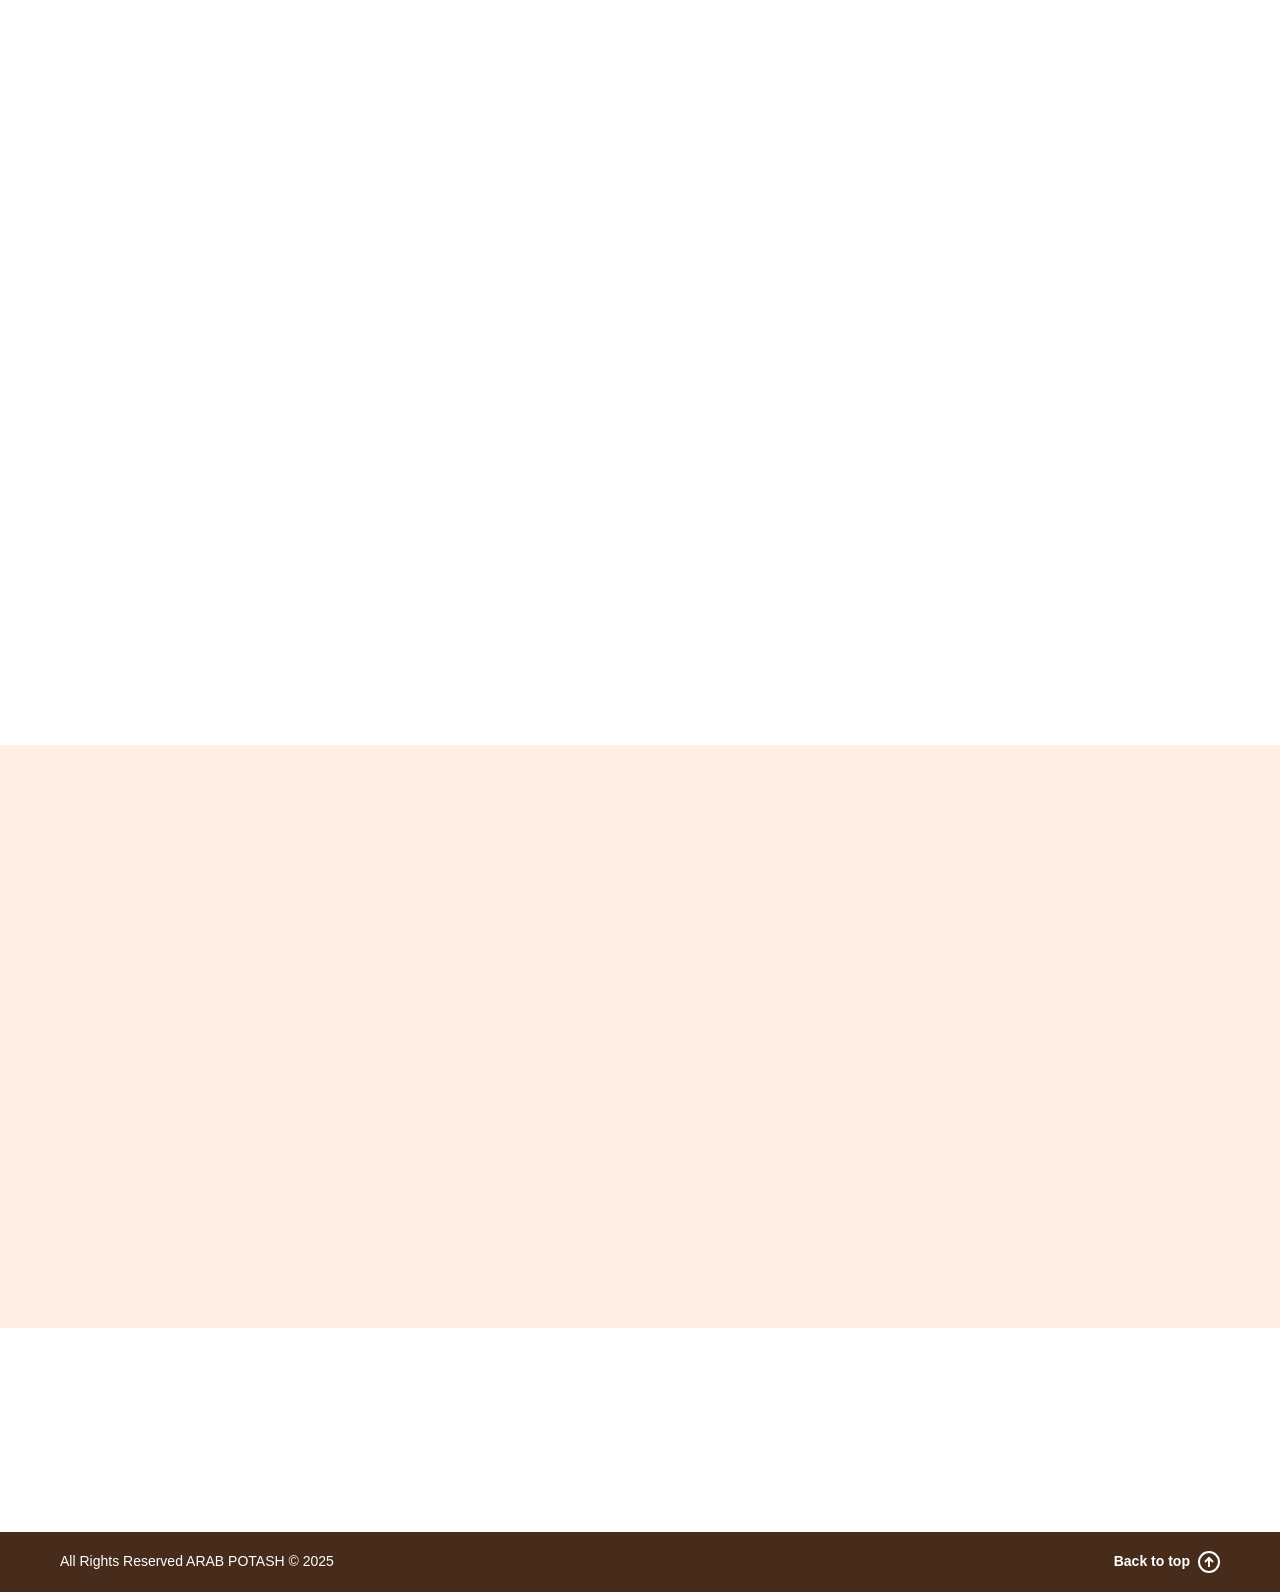
<file: index.html>
<!DOCTYPE html>
<html lang="en">
<head>
  <meta charset="UTF-8">
  <meta name="viewport" content="width=device-width, initial-scale=1.0">
  <title>APC</title>
  <!-- bootstrap css -->
  <link rel="stylesheet" href="./css/bootstrap5.css">
  <!-- Add AOS CSS -->
  <link rel="stylesheet" href="./css/aos.css" >
   <!-- calendar css -->
   <link rel="stylesheet" href="./css/calendar.css">
   <!-- gallery css -->
   <link rel="stylesheet" href="./css/gallery.css">
  <!-- home css -->
  <link rel="stylesheet" href="./css/home.css">
  
</head>
<body>
  <!-- navbar -->
  <header class="pt-md-3 pb-md-2" data-aos="fade-down" data-aos-duration="1000" data-aos-easing="ease-out-cubic">
    <nav class="d-flex flex-row flex-md-column justify-content-md-start justify-content-between container-fluid align-items-md-start align-items-center">
      <div class="d-md-flex d-none justify-content-between align-items-center  w-100">
        <div class="d-flex user-info align-items-center">
          <img src="./images/user.png" alt="user" class="user-image">
          <span>Welcome, Adam!</span>
        </div>
        <div class="d-flex gap-1 align-items-center weather-info">
          <div class="city-selector">
            <select class="city-dropdown">
              <option value="212692">Amman</option>
              <option value="221790">Zarqa</option>
              <option value="221898">Irbid</option>
              <option value="224033">Aqaba</option>
              <option value="224758">Madaba</option>
              <option value="222878">Jerash</option>
              <option value="222903">Karak</option>
              <option value="222209">Ajloun</option>
              <option value="222695">Ma'an</option>
              <option value="222163">Salt</option>
              <option value="222544">Tafilah</option>
              <option value="222855">Mafraq</option>
            </select>
            
          </div>
          <img src="./images/icons/cloudy.svg" alt="cloudy" class="weather-icon">
          <span class="temperature">23º</span>
        </div>
      </div>
      <button class="mobile-menu-btn d-none">
        <span></span>
        <span></span>
        <span></span>
      </button>
      <div class="d-flex mt-md-20 justify-content-between align-items-center w-100">
        <div class="links">
          <div style="padding: 10px 25px; border-bottom: 1px solid #99999947;" class="d-flex flex-row d-md-none justify-content-between align-items-center w-100">
            <div class="d-flex user-info align-items-center">
              <img src="./images/user.png" alt="user" class="user-image">
              <span>Welcome, Adam!</span>
            </div>
            <div class="d-flex gap-1 align-items-center weather-info ">
              <div class="city-selector d-flex">
                <select class="city-dropdown">
                  <option value="212692">Amman</option>
                  <option value="221790">Zarqa</option>
                  <option value="221898">Irbid</option>
                  <option value="224033">Aqaba</option>
                  <option value="224758">Madaba</option>
                  <option value="222878">Jerash</option>
                  <option value="222903">Karak</option>
                  <option value="222209">Ajloun</option>
                  <option value="222695">Ma'an</option>
                  <option value="222163">Salt</option>
                  <option value="222544">Tafilah</option>
                  <option value="222855">Mafraq</option>
                </select>
                
              </div>
              <img src="./images/icons/cloudy.svg" alt="cloudy" class="weather-icon">
              <span class="temperature">23º</span>
            </div>
          </div>
          <a class="active" href="#">Home</a>
          <a href="#">Procedures</a>
          <a href="#">Departments</a>
          <a href="">Events</a>
          <a href="">Announcements</a>
          <a href="">Workflows</a>
          <a href="">Knowledge Center</a>
          <button  class="search d-none d-md-flex ">
            <svg xmlns="http://www.w3.org/2000/svg" width="10" height="10" viewBox="0 0 12 12">
              <path d="M691.043,382.408a4.193,4.193,0,1,1,.745-.7l3.188,3.179-.738.715Zm1.056-3.4a3.515,3.515,0,1,0-3.525,3.524A3.524,3.524,0,0,0,692.1,379.008Z" transform="translate(-683.693 -374.124)" fill="#fff"  stroke-width="1"/>
            </svg>
          </button>
          <div class="d-flex d-md-none mobile-search">
            <input type="text" name="" class="form-control rounded-0" id="">
          </div>
          
        </div>
        <a href="#" class="logo">
          <img class="img-fluid" src="./images/icons/logo.svg" alt="logo">
        </a>
      </div>
    </nav>
  </header>
  <!-- main -->
  <main>
   <!-- hero -->
   <section id="hero">
    <div class="container-fluid">
      <div class="row flex-column-reverse flex-md-row">
        <div class="col-12 col-md-5 row gy-3 gx-2 gx-lg-4 mt-0 hero-cards justify-content-between justify-content-md-start position-relative">
          <div class="layer d-md-none"></div>
          <div class="col-4 mt-0" data-aos="fade-up" data-aos-delay="100" data-aos-duration="800" data-aos-easing="ease-out-back">
            <div class="department-card">
              <img src="./images/icons/department-1.svg" alt="department-1">
              <span>Procurement</span>
            </div>
          </div>
          <div class="col-4 mt-0" data-aos="fade-up" data-aos-delay="200" data-aos-duration="800" data-aos-easing="ease-out-back">
            <div class="department-card">
              <img src="./images/icons/department-1.svg" alt="department-1">
              <span>Safety</span>
            </div>
          </div>
          <div class="col-4 mt-0" data-aos="fade-up" data-aos-delay="300" data-aos-duration="800" data-aos-easing="ease-out-back">
            <div class="department-card">
              <img src="./images/icons/department-1.svg" alt="department-1">
              <span>Quality</span>
            </div>
          </div>
          <div class="col-4" data-aos="fade-up" data-aos-delay="400" data-aos-duration="800" data-aos-easing="ease-out-back">
            <div class="department-card">
              <img src="./images/icons/department-1.svg" alt="department-1">
              <span>Maintenance</span>
            </div>
          </div>
          <div class="col-4" data-aos="fade-up" data-aos-delay="500" data-aos-duration="800" data-aos-easing="ease-out-back">
            <div class="department-card">
              <img src="./images/icons/department-1.svg" alt="department-1">
              <span>Production</span>
            </div>
          </div>
          <div class="col-4" data-aos="fade-up" data-aos-delay="600" data-aos-duration="800" data-aos-easing="ease-out-back">
            <div class="department-card">
              <img src="./images/icons/department-1.svg" alt="department-1">
              <span>Power & Water</span>
            </div>
          </div>
          <div class="col-4" data-aos="fade-up" data-aos-delay="700" data-aos-duration="800" data-aos-easing="ease-out-back">
            <div class="department-card">
              <img src="./images/icons/department-1.svg" alt="department-1">
              <span>Human Resources</span>
            </div>
          </div>
          <div class="col-4" data-aos="fade-up" data-aos-delay="800" data-aos-duration="800" data-aos-easing="ease-out-back">
            <div class="department-card">
              <img src="./images/icons/department-1.svg" alt="department-1">
              <span>Internal Audit </span>
            </div>
          </div>
          <div class="col-4" data-aos="fade-up" data-aos-delay="900" data-aos-duration="800" data-aos-easing="ease-out-back">
            <div class="department-card">
              <img src="./images/icons/department-1.svg" alt="department-1">
              <span> Marketing </span>
            </div>
          </div>
          <div class="col-4" data-aos="fade-up" data-aos-delay="1000" data-aos-duration="800" data-aos-easing="ease-out-back">
            <div class="department-card">
              <img src="./images/icons/department-1.svg" alt="department-1">
              <span> Technical </span>
            </div>
          </div>
          <div class="col-4" data-aos="fade-up" data-aos-delay="1100" data-aos-duration="800" data-aos-easing="ease-out-back">
            <div class="department-card">
              <img src="./images/icons/department-1.svg" alt="department-1">
              <span> Information Technology </span>
            </div>
          </div>
          <div class="col-4" data-aos="fade-up" data-aos-delay="1200" data-aos-duration="800" data-aos-easing="ease-out-back">
            <div class="department-card">
              <img src="./images/icons/department-1.svg" alt="department-1">
              <span> Strategic Planning</span>
            </div>
          </div>
          <div class="col-4" data-aos="fade-up" data-aos-delay="1300" data-aos-duration="800" data-aos-easing="ease-out-back">
            <div class="department-card">
              <img src="./images/icons/department-1.svg" alt="department-1">
              <span>Finance</span>
            </div>
          </div>
          <div class="col-4" data-aos="fade-up" data-aos-delay="1400" data-aos-duration="800" data-aos-easing="ease-out-back">
            <div class="department-card">
              <img src="./images/icons/department-1.svg" alt="department-1">
              <span>Expansion Project & Civil Works</span>
            </div>
          </div>
          <div class="col-4" data-aos="fade-up" data-aos-delay="1500" data-aos-duration="800" data-aos-easing="ease-out-back">
            <div class="department-card">
              <img src="./images/icons/department-1.svg" alt="department-1">
              <span>Risk Managemant</span>
            </div>
          </div>
          
        </div>
        
        <div class="col-12 col-md-7 flex-grow-1 d-flex flex-column ">
          
          <div class="announcement-card d-md-none"></div>
          <div class="announcement-card" data-aos="fade-left" data-aos-duration="1200" data-aos-easing="ease-out-cubic">
            <div class="content">
              <h2>Invitation to Shareholders of Arab Potash Company PLC</h2>
              <span>21/2/2025</span>
              <p>APC Board of Director is pleased to announce to esteemed shareholders the distribution of dividend for the year 2017.</p>
              <a class="d-none d-md-flex" href="#">Read more <img src="./images/icons/more-right.svg" alt="more-right"> <img src="./images/icons/more-right.svg" alt="more-right"></a>
            </div>
          </div>
          <div class="all-announcements justify-content-end d-md-flex d-none" data-aos="fade-up">
            <a href="#">All announcements <img src="./images/icons/more-right-y.svg" alt="more-right"> <img src="./images/icons/more-right-y.svg" alt="more-right"></a>
          </div>
          <div data-aos="fade-up" class="d-flex department-cards d-md-flex d-none">
            <div class="col-3">
              <div class="department-card bg-transparent p-0">
                <img src="./images/icons/department-2.svg" alt="department-2">
                <span>Sustainability Reports</span>
              </div>
            </div>
            <div class="col-3">
              <div class="department-card bg-transparent p-0">
                <img src="./images/icons/department-3.svg" alt="department-3">
                <span>What is Potash</span>
              </div>
            </div>
            <div class="col-3">
              <div class="department-card bg-transparent p-0">
                <img src="./images/icons/department-4.svg" alt="department-4">
                <span>Creative Ideas</span>
              </div>
            </div>
            <div class="col-3">
              <div class="department-card bg-transparent p-0">
                <img src="./images/icons/department-5.svg" alt="department-5">
                <span>Workflows</span>
              </div>
            </div>
          </div>
        </div>
      </div>
      <div data-aos="fade-up" class="d-flex department-cards mobile d-md-none d-flex border-0 bg-white pb-0 position-relative">
        <button class="show-more-btn position-absolute">
          <img src="./images/icons/expand.svg" alt="expand">
        </button>
        <div class="col-3">
          <div class="department-card bg-transparent p-0">
            <img src="./images/icons/department-2.svg" alt="department-2">
            <span>Sustainability Reports</span>
          </div>
        </div>
        <div class="col-3">
          <div class="department-card bg-transparent p-0">
            <img src="./images/icons/department-3.svg" alt="department-3">
            <span>What is Potash</span>
          </div>
        </div>
        <div class="col-3">
          <div class="department-card bg-transparent p-0">
            <img src="./images/icons/department-4.svg" alt="department-4">
            <span>Creative Ideas</span>
          </div>
        </div>
        <div class="col-3">
          <div class="department-card bg-transparent p-0">
            <img src="./images/icons/department-5.svg" alt="department-5">
            <span>Workflows</span>
          </div>
        </div>
      </div>
    </div>
   </section>
   <!-- outlook -->
  
   <section id="outlook">
    <div class="container-fluid">
      <div class="row justify-content-between">
        <div class="outlook-mails" data-aos="fade-right" data-aos-duration="1000" data-aos-easing="ease-out-cubic">
          <h1 class="header-title" data-aos="fade-up" data-aos-duration="800" data-aos-easing="ease-out-back">Outlook</h1>
          <div class="outlook-mails-container w-100 flex-grow-1 d-flex flex-column">
            <div class="mail-card active flex-grow-1">
              <div class="mail-card-content w-100">
                <h2 class="mb-0">John Smith</h2>
                <div class="d-flex align-items-center justify-content-between mail-date">
                  <p class="mb-0">Invitation to Shareholders of Arab Potash Company PLC</p>
                  <span>24/2/2025</span>
                </div>
                <span>APC Board of Director is pleased to announce to esteemed shareholders the distribu...</span>
              </div>
            </div>
            <div class="mail-card flex-grow-1">
              <div class="mail-card-content w-100">
                <h2 class="mb-0">John Smith</h2>
                <div class="d-flex align-items-center justify-content-between mail-date">
                  <p class="mb-0">Invitation to Shareholders of Arab Potash Company PLC</p>
                  <span>24/2/2025</span>
                </div>
                <span>APC Board of Director is pleased to announce to esteemed shareholders the distribu...</span>
              </div>
            </div>
            <div class="mail-card flex-grow-1">
              <div class="mail-card-content w-100">
                <h2 class="mb-0">John Smith</h2>
                <div class="d-flex align-items-center justify-content-between mail-date">
                  <p class="mb-0">Invitation to Shareholders of Arab Potash Company PLC</p>
                  <span>24/2/2025</span>
                </div>
                <span>APC Board of Director is pleased to announce to esteemed shareholders the distribu... </span>
              </div>
            </div>
          </div>
          <div class="all-announcements mt-4 d-md-flex d-none">
            <a href="#">Go to Outlook <img src="./images/icons/more-right-y.svg" alt="more-right"> <img src="./images/icons/more-right-y.svg" alt="more-right"></a>
          </div>
        </div>
        <div class="outlook-calendar" data-aos="fade-left" data-aos-duration="1000" data-aos-easing="ease-out-cubic">
          <h1 class="header-title" data-aos="fade-up" data-aos-duration="800" data-aos-easing="ease-out-back">Calendar</h1>
          <div class="calendar-card">
            <h2 class="month-header">June 2024</h2>
            <div class="calendar" id="calendar"></div>
          </div>
          <div class="all-announcements mt-md-4 justify-content-end justify-content-md-start">
            <a href="#">All events <img src="./images/icons/more-right-y.svg" alt="more-right"> <img src="./images/icons/more-right-y.svg" alt="more-right"></a>
          </div>
        </div>
      </div>
    </div>
   </section>
   <!-- media -->
   <section id="gallery">
    <div class="container-fluid">
      <h1 class="header-title" data-aos="fade-right">Gallery</h1>
      <div id="media" data-aos="zoom-in" data-aos-duration="1200" data-aos-easing="ease-out-back">
       
      </div>
    </div>

    <!-- Modal/Previewer -->
    <div class="gallery-modal" id="galleryModal">
      <button class="close-modal">&times;</button>
      <div class="modal-content">
        <button class="nav-btn prev-btn"><img style="width: 7px; transform: rotate(180deg);" src="./images/icons/gallery-right.svg" alt="gallery-right"></button>
        <div class="content-container">
          <!-- Content will be inserted here via JavaScript -->
        </div>
        <button class="nav-btn next-btn"><img style="width: 7px;" src="./images/icons/gallery-right.svg" alt="gallery-right"></button>
      </div>
    </div>
   </section>
   <!-- footer -->
  
  </main>
  <footer> 
    <div class="container-fluid">
      <div class="d-flex justify-content-between align-items-center flex-column flex-md-row">
        <p class="mb-0">All Rights Reserved ARAB POTASH © 2025</p>
        <button class="back-to-top d-flex align-items-center gap-2">
          <span class="fw-bold">Back to top</span>
          <img src="./images/icons/back-top.svg" alt="back-to-top">
        </button>
      </div>
    </div>
   </footer>
  <!-- weather -->
  <script src="./js/weather.js"></script>
  <!-- outlook calendar -->
  <script src="./js/outlook-calendar.js"></script>
  <!-- gallery -->
  <script src="./js/gallery.js"></script>
  <!-- app -->
  <script src="./js/app.js"></script>
  <!-- AOS Script -->
  <script src="./js/aos.js"></script>
  <!-- Motion Script -->
  <script src="./js/motion.js"></script>
</body>
</html>
</file>
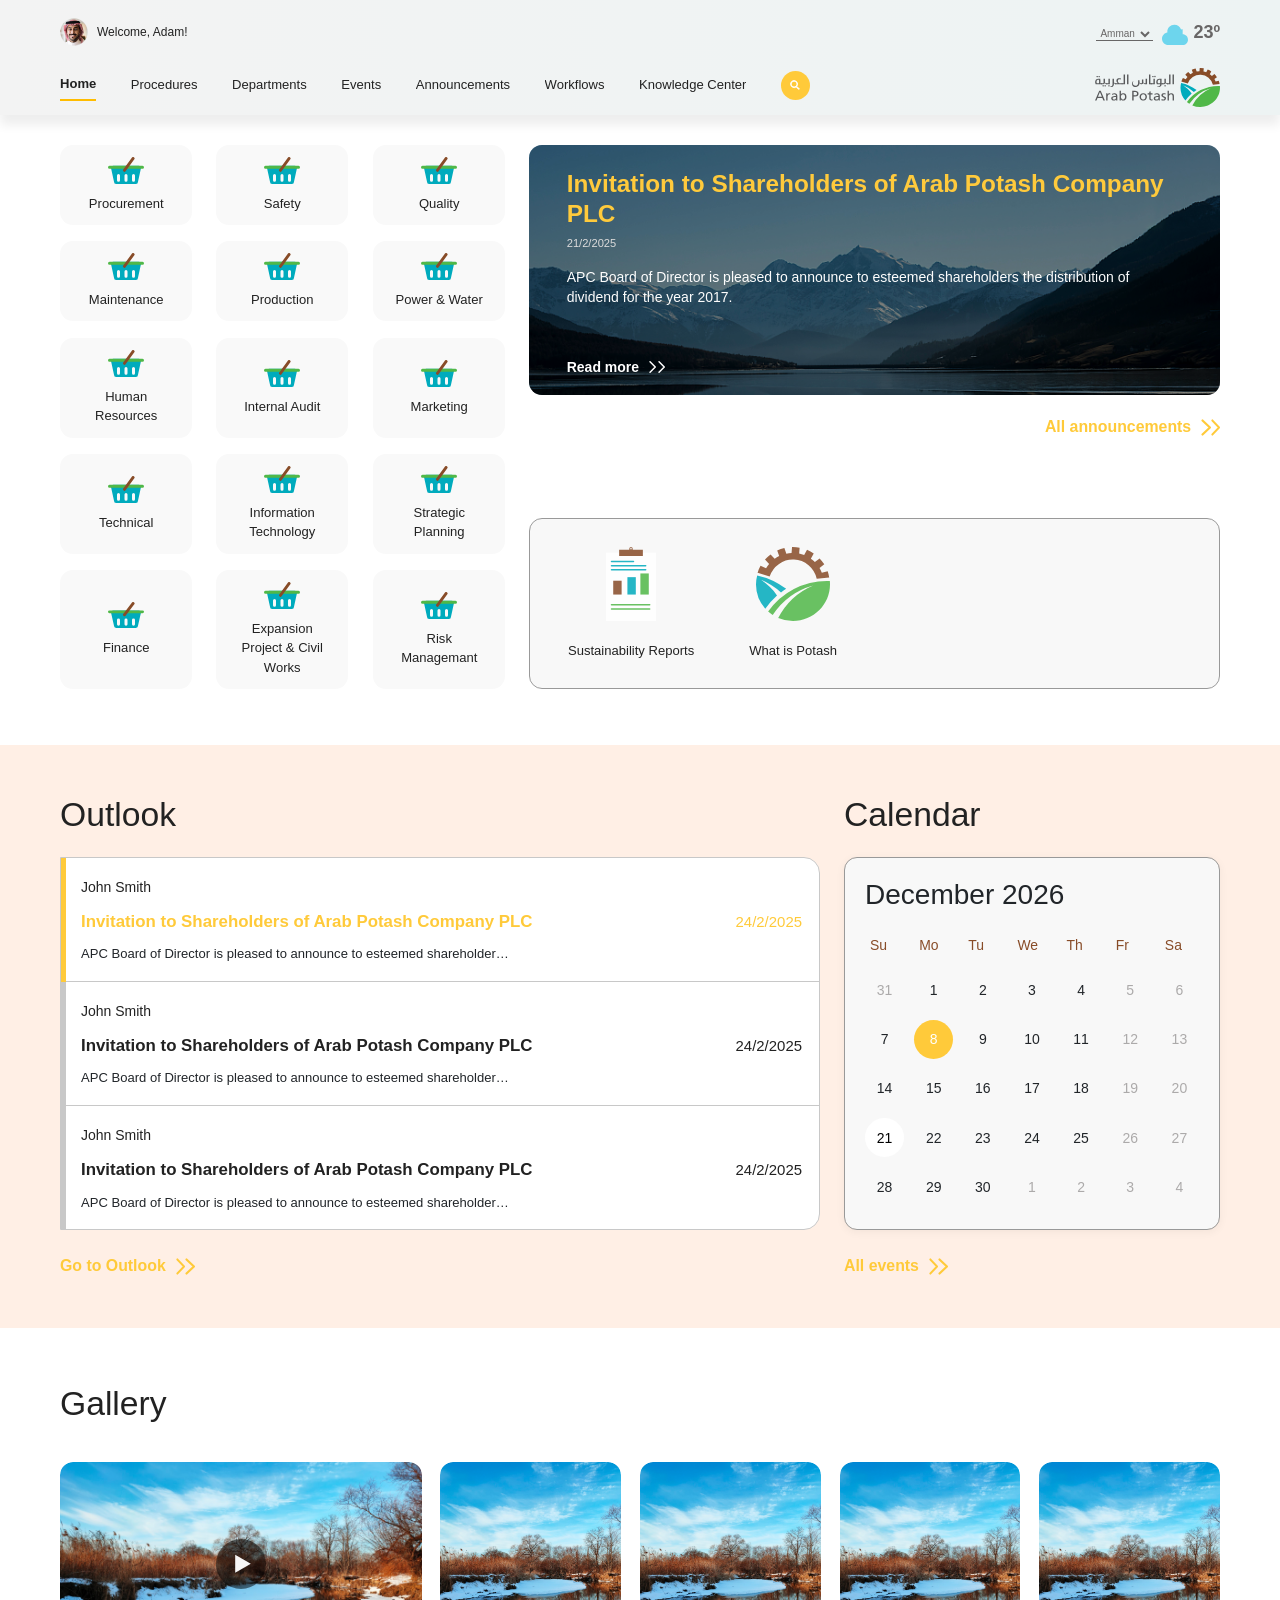
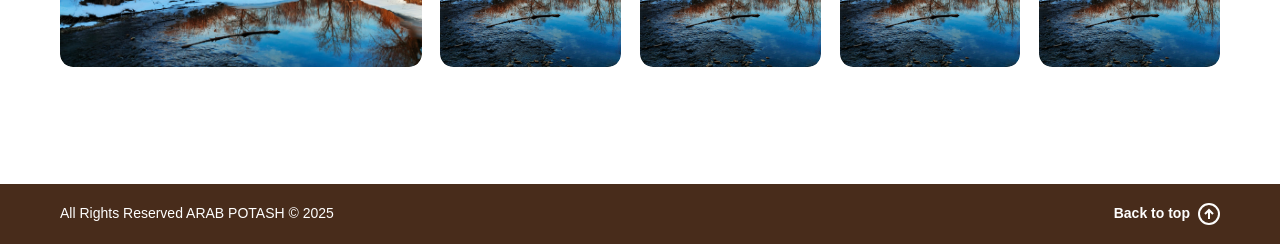
<file: home.html>
<!DOCTYPE html>
<html lang="en">
<head>
  <meta charset="UTF-8">
  <meta name="viewport" content="width=device-width, initial-scale=1.0">
  <title>APC</title>
  <!-- bootstrap css -->
  <link rel="stylesheet" href="./css/bootstrap5.css">
  <!-- Add AOS CSS -->
  <link rel="stylesheet" href="./css/aos.css" >
   <!-- calendar css -->
   <link rel="stylesheet" href="./css/calendar.css">
   <!-- gallery css -->
   <link rel="stylesheet" href="./css/gallery.css">
  <!-- home css -->
  <link rel="stylesheet" href="./css/home.css">
  
</head>
<body>
  <!-- navbar -->
  <header class="pt-md-3 pb-md-2" data-aos="fade-down" data-aos-duration="1000" data-aos-easing="ease-out-cubic">
    <nav class="d-flex flex-row flex-md-column justify-content-md-start justify-content-between container-fluid align-items-md-start align-items-center">
      <div class="d-md-flex d-none justify-content-between align-items-center  w-100">
        <div class="d-flex user-info align-items-center">
          <img src="./images/user.png" alt="user" class="user-image">
          <span>Welcome, Adam!</span>
        </div>
        <div class="d-flex gap-1 align-items-center weather-info">
          <div class="city-selector">
            <select class="city-dropdown">
              <option value="212692">Amman</option>
              <option value="221790">Zarqa</option>
              <option value="221898">Irbid</option>
              <option value="224033">Aqaba</option>
              <option value="224758">Madaba</option>
              <option value="222878">Jerash</option>
              <option value="222903">Karak</option>
              <option value="222209">Ajloun</option>
              <option value="222695">Ma'an</option>
              <option value="222163">Salt</option>
              <option value="222544">Tafilah</option>
              <option value="222855">Mafraq</option>
            </select>
            
          </div>
          <img src="./images/icons/cloudy.svg" alt="cloudy" class="weather-icon">
          <span class="temperature">23º</span>
        </div>
      </div>
      <button class="mobile-menu-btn d-none">
        <span></span>
        <span></span>
        <span></span>
      </button>
      <div class="d-flex mt-md-20 justify-content-between align-items-center w-100">
        <div class="links">
          <div style="padding: 10px 25px; border-bottom: 1px solid #99999947;" class="d-flex flex-row d-md-none justify-content-between align-items-center w-100">
            <div class="d-flex user-info align-items-center">
              <img src="./images/user.png" alt="user" class="user-image">
              <span>Welcome, Adam!</span>
            </div>
            <div class="d-flex gap-1 align-items-center weather-info ">
              <div class="city-selector d-flex">
                <select class="city-dropdown">
                  <option value="212692">Amman</option>
                  <option value="221790">Zarqa</option>
                  <option value="221898">Irbid</option>
                  <option value="224033">Aqaba</option>
                  <option value="224758">Madaba</option>
                  <option value="222878">Jerash</option>
                  <option value="222903">Karak</option>
                  <option value="222209">Ajloun</option>
                  <option value="222695">Ma'an</option>
                  <option value="222163">Salt</option>
                  <option value="222544">Tafilah</option>
                  <option value="222855">Mafraq</option>
                </select>
                
              </div>
              <img src="./images/icons/cloudy.svg" alt="cloudy" class="weather-icon">
              <span class="temperature">23º</span>
            </div>
          </div>
          <a class="active" href="#">Home</a>
          <a href="#">Procedures</a>
          <a href="#">Departments</a>
          <a href="">Events</a>
          <a href="">Announcements</a>
          <a href="">Workflows</a>
          <a href="">Knowledge Center</a>
          <button  class="search d-none d-md-flex ">
            <svg xmlns="http://www.w3.org/2000/svg" width="10" height="10" viewBox="0 0 12 12">
              <path d="M691.043,382.408a4.193,4.193,0,1,1,.745-.7l3.188,3.179-.738.715Zm1.056-3.4a3.515,3.515,0,1,0-3.525,3.524A3.524,3.524,0,0,0,692.1,379.008Z" transform="translate(-683.693 -374.124)" fill="#fff"  stroke-width="1"/>
            </svg>
          </button>
          <div class="d-flex d-md-none mobile-search">
            <input type="text" name="" class="form-control rounded-0" id="">
          </div>
          
        </div>
        <a href="#" class="logo">
          <img class="img-fluid" src="./images/icons/logo.svg" alt="logo">
        </a>
      </div>
    </nav>
  </header>
  <!-- main -->
  <main>
   <!-- hero -->
   <section id="hero">
    <div class="container-fluid">
      <div class="row flex-column-reverse flex-md-row">
        <div class="col-12 col-md-5 row gy-3 gx-2 gx-lg-4 mt-0 hero-cards justify-content-between justify-content-md-start position-relative">
          <div class="layer d-md-none"></div>
          <div class="col-4 mt-0" data-aos="fade-up" data-aos-delay="100" data-aos-duration="800" data-aos-easing="ease-out-back">
            <div class="department-card">
              <img src="./images/icons/department-1.svg" alt="department-1">
              <span>Procurement</span>
            </div>
          </div>
          <div class="col-4 mt-0" data-aos="fade-up" data-aos-delay="200" data-aos-duration="800" data-aos-easing="ease-out-back">
            <div class="department-card">
              <img src="./images/icons/department-1.svg" alt="department-1">
              <span>Safety</span>
            </div>
          </div>
          <div class="col-4 mt-0" data-aos="fade-up" data-aos-delay="300" data-aos-duration="800" data-aos-easing="ease-out-back">
            <div class="department-card">
              <img src="./images/icons/department-1.svg" alt="department-1">
              <span>Quality</span>
            </div>
          </div>
          <div class="col-4" data-aos="fade-up" data-aos-delay="400" data-aos-duration="800" data-aos-easing="ease-out-back">
            <div class="department-card">
              <img src="./images/icons/department-1.svg" alt="department-1">
              <span>Maintenance</span>
            </div>
          </div>
          <div class="col-4" data-aos="fade-up" data-aos-delay="500" data-aos-duration="800" data-aos-easing="ease-out-back">
            <div class="department-card">
              <img src="./images/icons/department-1.svg" alt="department-1">
              <span>Production</span>
            </div>
          </div>
          <div class="col-4" data-aos="fade-up" data-aos-delay="600" data-aos-duration="800" data-aos-easing="ease-out-back">
            <div class="department-card">
              <img src="./images/icons/department-1.svg" alt="department-1">
              <span>Power & Water</span>
            </div>
          </div>
          <div class="col-4" data-aos="fade-up" data-aos-delay="700" data-aos-duration="800" data-aos-easing="ease-out-back">
            <div class="department-card">
              <img src="./images/icons/department-1.svg" alt="department-1">
              <span>Human Resources</span>
            </div>
          </div>
          <div class="col-4" data-aos="fade-up" data-aos-delay="800" data-aos-duration="800" data-aos-easing="ease-out-back">
            <div class="department-card">
              <img src="./images/icons/department-1.svg" alt="department-1">
              <span>Internal Audit </span>
            </div>
          </div>
          <div class="col-4" data-aos="fade-up" data-aos-delay="900" data-aos-duration="800" data-aos-easing="ease-out-back">
            <div class="department-card">
              <img src="./images/icons/department-1.svg" alt="department-1">
              <span> Marketing </span>
            </div>
          </div>
          <div class="col-4" data-aos="fade-up" data-aos-delay="1000" data-aos-duration="800" data-aos-easing="ease-out-back">
            <div class="department-card">
              <img src="./images/icons/department-1.svg" alt="department-1">
              <span> Technical </span>
            </div>
          </div>
          <div class="col-4" data-aos="fade-up" data-aos-delay="1100" data-aos-duration="800" data-aos-easing="ease-out-back">
            <div class="department-card">
              <img src="./images/icons/department-1.svg" alt="department-1">
              <span> Information Technology </span>
            </div>
          </div>
          <div class="col-4" data-aos="fade-up" data-aos-delay="1200" data-aos-duration="800" data-aos-easing="ease-out-back">
            <div class="department-card">
              <img src="./images/icons/department-1.svg" alt="department-1">
              <span> Strategic Planning</span>
            </div>
          </div>
          <div class="col-4" data-aos="fade-up" data-aos-delay="1300" data-aos-duration="800" data-aos-easing="ease-out-back">
            <div class="department-card">
              <img src="./images/icons/department-1.svg" alt="department-1">
              <span>Finance</span>
            </div>
          </div>
          <div class="col-4" data-aos="fade-up" data-aos-delay="1400" data-aos-duration="800" data-aos-easing="ease-out-back">
            <div class="department-card">
              <img src="./images/icons/department-1.svg" alt="department-1">
              <span>Expansion Project & Civil Works</span>
            </div>
          </div>
          <div class="col-4" data-aos="fade-up" data-aos-delay="1500" data-aos-duration="800" data-aos-easing="ease-out-back">
            <div class="department-card">
              <img src="./images/icons/department-1.svg" alt="department-1">
              <span>Risk Managemant</span>
            </div>
          </div>
          
        </div>
        
        <div class="col-12 col-md-7 flex-grow-1 d-flex flex-column ">
          
          <div class="announcement-card d-md-none"></div>
          <div class="announcement-card" data-aos="fade-left" data-aos-duration="1200" data-aos-easing="ease-out-cubic">
            <div class="content">
              <h2>Invitation to Shareholders of Arab Potash Company PLC</h2>
              <span>21/2/2025</span>
              <p>APC Board of Director is pleased to announce to esteemed shareholders the distribution of dividend for the year 2017.</p>
              <a class="d-none d-md-flex" href="#">Read more <img src="./images/icons/more-right.svg" alt="more-right"> <img src="./images/icons/more-right.svg" alt="more-right"></a>
            </div>
          </div>
          <div class="all-announcements justify-content-end d-md-flex d-none" data-aos="fade-up">
            <a href="#">All announcements <img src="./images/icons/more-right-y.svg" alt="more-right"> <img src="./images/icons/more-right-y.svg" alt="more-right"></a>
          </div>
          <div data-aos="fade-up" class="d-flex department-cards d-md-flex d-none">
            <div class="col-3">
              <div class="department-card bg-transparent p-0">
                <img src="./images/icons/department-2.svg" alt="department-2">
                <span>Sustainability Reports</span>
              </div>
            </div>
            <div class="col-3">
              <div class="department-card bg-transparent p-0">
                <img src="./images/icons/department-3.svg" alt="department-3">
                <span>What is Potash</span>
              </div>
            </div>
            <div class="col-3">
              <div class="department-card bg-transparent p-0">
                <img src="./images/icons/department-4.svg" alt="department-4">
                <span>Creative Ideas</span>
              </div>
            </div>
            <div class="col-3">
              <div class="department-card bg-transparent p-0">
                <img src="./images/icons/department-5.svg" alt="department-5">
                <span>Workflows</span>
              </div>
            </div>
          </div>
        </div>
      </div>
      <div data-aos="fade-up" class="d-flex department-cards mobile d-md-none d-flex border-0 bg-white pb-0 position-relative">
        <button class="show-more-btn position-absolute">
          <img src="./images/icons/expand.svg" alt="expand">
        </button>
        <div class="col-3">
          <div class="department-card bg-transparent p-0">
            <img src="./images/icons/department-2.svg" alt="department-2">
            <span>Sustainability Reports</span>
          </div>
        </div>
        <div class="col-3">
          <div class="department-card bg-transparent p-0">
            <img src="./images/icons/department-3.svg" alt="department-3">
            <span>What is Potash</span>
          </div>
        </div>
        <div class="col-3">
          <div class="department-card bg-transparent p-0">
            <img src="./images/icons/department-4.svg" alt="department-4">
            <span>Creative Ideas</span>
          </div>
        </div>
        <div class="col-3">
          <div class="department-card bg-transparent p-0">
            <img src="./images/icons/department-5.svg" alt="department-5">
            <span>Workflows</span>
          </div>
        </div>
      </div>
    </div>
   </section>
   <!-- outlook -->
  
   <section id="outlook">
    <div class="container-fluid">
      <div class="row justify-content-between">
        <div class="outlook-mails" data-aos="fade-right" data-aos-duration="1000" data-aos-easing="ease-out-cubic">
          <h1 class="header-title" data-aos="fade-up" data-aos-duration="800" data-aos-easing="ease-out-back">Outlook</h1>
          <div class="outlook-mails-container w-100 flex-grow-1 d-flex flex-column">
            <div class="mail-card active flex-grow-1">
              <div class="mail-card-content w-100">
                <h2 class="mb-0">John Smith</h2>
                <div class="d-flex align-items-center justify-content-between mail-date">
                  <p class="mb-0">Invitation to Shareholders of Arab Potash Company PLC</p>
                  <span>24/2/2025</span>
                </div>
                <span>APC Board of Director is pleased to announce to esteemed shareholders the distribu...</span>
              </div>
            </div>
            <div class="mail-card flex-grow-1">
              <div class="mail-card-content w-100">
                <h2 class="mb-0">John Smith</h2>
                <div class="d-flex align-items-center justify-content-between mail-date">
                  <p class="mb-0">Invitation to Shareholders of Arab Potash Company PLC</p>
                  <span>24/2/2025</span>
                </div>
                <span>APC Board of Director is pleased to announce to esteemed shareholders the distribu...</span>
              </div>
            </div>
            <div class="mail-card flex-grow-1">
              <div class="mail-card-content w-100">
                <h2 class="mb-0">John Smith</h2>
                <div class="d-flex align-items-center justify-content-between mail-date">
                  <p class="mb-0">Invitation to Shareholders of Arab Potash Company PLC</p>
                  <span>24/2/2025</span>
                </div>
                <span>APC Board of Director is pleased to announce to esteemed shareholders the distribu... </span>
              </div>
            </div>
          </div>
          <div class="all-announcements mt-4 d-md-flex d-none">
            <a href="#">Go to Outlook <img src="./images/icons/more-right-y.svg" alt="more-right"> <img src="./images/icons/more-right-y.svg" alt="more-right"></a>
          </div>
        </div>
        <div class="outlook-calendar" data-aos="fade-left" data-aos-duration="1000" data-aos-easing="ease-out-cubic">
          <h1 class="header-title" data-aos="fade-up" data-aos-duration="800" data-aos-easing="ease-out-back">Calendar</h1>
          <div class="calendar-card">
            <h2 class="month-header">June 2024</h2>
            <div class="calendar" id="calendar"></div>
          </div>
          <div class="all-announcements mt-md-4 justify-content-end justify-content-md-start">
            <a href="#">All events <img src="./images/icons/more-right-y.svg" alt="more-right"> <img src="./images/icons/more-right-y.svg" alt="more-right"></a>
          </div>
        </div>
      </div>
    </div>
   </section>
   <!-- media -->
   <section id="gallery">
    <div class="container-fluid">
      <h1 class="header-title" data-aos="fade-right">Gallery</h1>
      <div id="media" data-aos="zoom-in" data-aos-duration="1200" data-aos-easing="ease-out-back">
       
      </div>
    </div>

    <!-- Modal/Previewer -->
    <div class="gallery-modal" id="galleryModal">
      <button class="close-modal">&times;</button>
      <div class="modal-content">
        <button class="nav-btn prev-btn"><img style="width: 7px; transform: rotate(180deg);" src="./images/icons/gallery-right.svg" alt="gallery-right"></button>
        <div class="content-container">
          <!-- Content will be inserted here via JavaScript -->
        </div>
        <button class="nav-btn next-btn"><img style="width: 7px;" src="./images/icons/gallery-right.svg" alt="gallery-right"></button>
      </div>
    </div>
   </section>
   <!-- footer -->
   <footer> 
    <div class="container-fluid">
      <div class="d-flex justify-content-between align-items-center flex-column flex-md-row">
        <p class="mb-0">All Rights Reserved ARAB POTASH © 2025</p>
        <button class="back-to-top d-flex align-items-center gap-2">
          <span class="fw-bold">Back to top</span>
          <img src="./images/icons/back-top.svg" alt="back-to-top">
        </button>
      </div>
    </div>
   </footer>
  </main>
  <!-- weather -->
  <script src="./js/weather.js"></script>
  <!-- outlook calendar -->
  <script src="./js/outlook-calendar.js"></script>
  <!-- gallery -->
  <script src="./js/gallery.js"></script>
  <!-- app -->
  <script src="./js/app.js"></script>
  <!-- AOS Script -->
  <script src="./js/aos.js"></script>
  <!-- Motion Script -->
  <script src="./js/motion.js"></script>
  
  <!-- Initialize AOS with enhanced settings -->
  <script>
    document.addEventListener('DOMContentLoaded', function() {
      
        // Initialize gallery
        const galleryItems = [
        {
          type: 'video',
          src: './videos/video.mp4',
          thumbnail: './images/sample.avif',
          alt: 'Gallery Video 1' 
        },
        {
          type: 'image',
          src: './images/sample.avif',
          alt: 'Gallery Image 1'
        },
        
        {
          type: 'image',
          src: './images/sample.avif',
          alt: 'Gallery Image 2'
        },
        {
          type: 'image',
          src: './images/sample.avif', 
          alt: 'Gallery Image 2'
        },
        {
          type: 'image',
          src: './images/sample.avif',
          alt: 'Gallery Image 3'
        }
      ];

      new Gallery('media', galleryItems);

         // show and hide hero cards
  
      const showMoreBtn = document.querySelector('.show-more-btn');
      const heroCards = document.querySelector('.hero-cards');
      const expandIcon = showMoreBtn.querySelector('img');
      
      showMoreBtn.addEventListener('click', function() {
        if (window.innerWidth <= 768) {
          const expandedHeight = heroCards.scrollHeight + 'px';
          
          if (!heroCards.classList.contains('expanded')) {
            // Expanding
            heroCards.style.height = '300px'; // Starting height
            requestAnimationFrame(() => {
              heroCards.classList.add('expanded');
              heroCards.style.height = expandedHeight;
              // Rotate icon 180 degrees
              expandIcon.style.transform = 'rotate(180deg)';
            });
          } else {
            // Collapsing
            heroCards.style.height = expandedHeight;
            requestAnimationFrame(() => {
              heroCards.classList.remove('expanded');
              heroCards.style.height = '300px';
              // Reset icon rotation
              expandIcon.style.transform = 'rotate(0deg)';
            });
          }
        }
      });

      window.addEventListener('resize', function() {
        if (window.innerWidth > 768) {
          heroCards.style.height = '';
          heroCards.classList.remove('expanded');
          expandIcon.style.transform = '';
        }
      });
      AOS.init({
        duration: 1000,
        once: true,
        offset: 50,
        easing: 'ease-out-cubic',
        delay: 100,
        anchorPlacement: 'top-bottom',
        mirror: false,
      });
        // Enhanced department card animations
    document.querySelectorAll('.department-card').forEach((card, index) => {
      // Initial state
      card.style.opacity = '0';
      card.style.transform = 'translateY(40px) scale(0.95)';
      
      // Animate cards with better timing and effects
      setTimeout(() => {
        card.style.opacity = '1';
        card.style.transform = 'translateY(0) scale(1)';
        card.style.transition = 'transform 0.6s cubic-bezier(0.34, 1.56, 0.64, 1), opacity 0.6s ease-out';
        
        // Add hover effect
        card.addEventListener('mouseenter', () => {
          card.style.transform = 'translateY(-8px) scale(1.03)';
          
        });

        card.addEventListener('mouseleave', () => {
          card.style.transform = 'translateY(0) scale(1)';
          card.style.boxShadow = 'none';
        });
      }, 100 * index);
    });

    // Intersection Observer for revealing elements
    const revealOnScroll = new IntersectionObserver(
      (entries) => {
        entries.forEach(entry => {
          if (entry.isIntersecting) {
            entry.target.style.opacity = '1';
            entry.target.style.transform = 'translateY(0)';
          }
        });
      },
      {
        threshold: 0.1,
        rootMargin: '0px'
      }
    );

    // Apply to mail cards
    document.querySelectorAll('.mail-card').forEach(card => {
      card.style.opacity = '0';
      card.style.transform = 'translateY(20px)';
      card.style.transition = 'all 0.5s cubic-bezier(0.4, 0, 0.2, 1)';
      revealOnScroll.observe(card);
    });


    // Mail card hover animation
    document.querySelectorAll('.mail-card:not(.active)').forEach(card => {
      card.addEventListener('mouseenter', () => {
        card.style.backgroundColor = 'rgba(255,202,58,0.05)';
        card.style.transition = 'all 0.3s cubic-bezier(0.34, 1.56, 0.64, 1)';
      });

      card.addEventListener('mouseleave', () => {
        card.style.backgroundColor = 'transparent';
      });
    });
    });
    

  
  </script>
</body>
</html>
</file>
<file: css/calendar.css>
#outlook .outlook-calendar {
  width: 100%;
  max-width: 400px;
  display: flex;
  flex-direction: column;
  flex-grow: 1;
}
#outlook .outlook-calendar .calendar-card {
  background: white;
  padding: 20px 20px 23px;
  border-radius: 13px;
  border: 1px solid #999999;
  background: #F8F8F8 0% 0% no-repeat padding-box;
  box-shadow: 0 2px 10px rgba(0, 0, 0, 0.05);
}
#outlook .outlook-calendar .month-header {
  font-size: clamp(24px, 2.19vw, 30px);
  margin-bottom: 18px;
  font-weight: 400;
}
#outlook .outlook-calendar .calendar {
  display: grid;
  grid-template-columns: repeat(7, 1fr);
  gap: 10px;
  width: 100%;
}
/* Day styles */
#outlook .outlook-calendar .weekday {
  color: #884C28;
  font-size: clamp(10px, 1.09vw, 15px);
  padding: 5px;
}

#outlook .outlook-calendar .day {
  cursor: default;  /* Keep the default cursor since it's not clickable */
  transition: all 0.3s ease;  /* Smooth transition for hover effect */
  width: 100%;
  height: 0;
  border-radius: 50%;
  padding-bottom: 100%;
  position: relative;
  z-index: 1;
}

#outlook .outlook-calendar .day span {
  position: absolute;
  top: 50%;
  left: 50%;
  transform: translate(-50%, -50%);
  font-size: clamp(14px, 1.02vw, 14px); 
}

#outlook .outlook-calendar .day.inactive,
#outlook .outlook-calendar .day.next-month,
#outlook .outlook-calendar .day.weekend {
  color: #ACAAAA;
}

#outlook .outlook-calendar .day.selected {
  background: #FFCA3A;
  color: #FFFFFF;
}

#outlook .outlook-calendar .day.current-day {
  background: white;
  color: black;
}

#outlook .outlook-calendar .day.current-day:hover {
  background: #f5f5f5;  
}

#outlook .outlook-calendar .day.has-events {
  background: #FFCA3A;
  color: #FFFFFF;
}

#outlook .outlook-calendar .day.has-events:hover {
  background: #ffb300;  
}

#outlook .outlook-calendar .day:not(.inactive):not(.next-month):not(.has-events):not(.current-day):hover {
  background: #f0f0f0; 
}

#outlook .outlook-calendar .day:hover {
  z-index: 2;  /* Ensure the hovered day is above others */
}

/* Add these tooltip styles */
#outlook .outlook-calendar .day {
  position: relative;
}

#outlook .outlook-calendar .day .tooltip {
  position: absolute;
  left: -267px;
  top: 120px;
  transform: translateY(-100%);
  background: white;
  padding: 15px;
  border-radius: 13px;
  box-shadow: 0 2px 10px rgba(0, 0, 0, 0.1);
  width: max-content;
  min-width: 220px;
  opacity: 0;
  visibility: hidden;
  transition: all 0.3s ease;
  z-index: 10;
}

#outlook .outlook-calendar .day .tooltip img {
  color: #222222;
}

#outlook .outlook-calendar .day .tooltip h3 {
  font-size: 16px;
  color: #FFCA3A;  /* Match the yellow color from the design */
  margin-bottom: 8px;
  font-weight: normal;
}

#outlook .outlook-calendar .day .tooltip p {
  font-size: 14px;
  color: #222222;
  margin: 0;
  line-height: 1.5;
}

#outlook .outlook-calendar .day.has-events:hover .tooltip {
  opacity: 1;
  visibility: visible;
}

/* Remove the arrow pointer since it's not in the design */
#outlook .outlook-calendar .day .tooltip::after {
  display: none;
}

/* Add responsive behavior for smaller screens */
@media screen and (max-width: 767px) {
  #outlook .outlook-calendar {
    max-width: 100%;
  }
  
  #outlook .outlook-calendar .calendar-card {
    height: auto;
    padding: 20px;
  }
  
  #outlook .outlook-calendar .day .tooltip {
    left: 50%;
    transform: translateX(-50%) translateY(-100%);
    min-width: 280px;
  }
}
</file>
<file: css/gallery.css>
/* Gallery styles */
#media .gallery-container {
  display: flex;
  flex-wrap: nowrap;
  gap: clamp(10px, 1.46vw, 20px);  
  margin-top: clamp(22px, 2.19vw, 30px); 
  width: 100%;
  min-height: clamp(150px, 15.95vw, 218px);  
  overflow: hidden; 
  padding: 10px 0; 
}

#media .gallery-card {
  position: relative;
  border-radius: 13px;
  overflow: hidden;
  cursor: pointer;
  transition: all 0.3s ease;
  flex: 1;
  min-width: 0; /* Prevents flex items from overflowing */
  transform-origin: center; /* Ensure scaling happens from center */
}

#media .gallery-card.active {
  flex: 2; /* Takes twice the space of other items */
  z-index: 2;
}

/* Update the hover transform only for non-active cards */
#media .gallery-card:not(.active):hover {
  transform: scale(1.02);
  z-index: 1; /* Add z-index to ensure hover state appears above non-hovered items */
}

#media .gallery-thumbnail {
  position: relative;
  aspect-ratio: 16/9;
  width: 100%;
  height: clamp(150px, 15.95vw, 218px);  
}

#media .gallery-thumbnail img {
  width: 100%;
  height: clamp(150px, 15.95vw, 218px); 
  object-fit: cover;
  border-radius: 13px;
}

#media .gallery-card.video .play-btn {
  position: absolute;
  top: 50%;
  left: 50%;
  transform: translate(-50%, -50%);
  border: none;
  width: 50px;
  background-color: transparent;
  height: 50px;
  border-radius: 50%;
  display: flex;
  align-items: center;
  justify-content: center;
  cursor: pointer;
  transition: background 0.3s ease;
}
#media .gallery-card.video .play-btn img {
  width: clamp(36px, 50px, 50px);
  height: clamp(36px, 50px, 50px);
}

#media .gallery-card.video .play-btn:hover {
  background: #FFCA3A;
}

/* Modal styles - specific to gallery */
#galleryModal.gallery-modal {
  display: flex;
  position: fixed;
  top: 0;
  left: 0;
  width: 100%;
  height: 100%;
  background: rgba(0, 0, 0, 0);
  z-index: 1000;
  opacity: 0;
  visibility: hidden;
  transition: all 0.3s ease;
  align-items: center;
  justify-content: center;
}

#galleryModal.gallery-modal.active {
  visibility: visible;
  display: flex;
}

#galleryModal.gallery-modal.visible {
  opacity: 1;
  background: rgba(0, 0, 0, 0.9);
}

#galleryModal .modal-content {
  position: relative;
  max-width: 90%;
  max-height: 90vh;
  display: flex;
  align-items: center;
  gap: 20px;
  transform: scale(0.95);
  transition: transform 0.3s ease;
}

#galleryModal.visible .modal-content {
  transform: scale(1);
}

#galleryModal .content-container {
  max-width: 80vw;
  max-height: 80vh;
}

#galleryModal .content-container img,
#galleryModal .content-container video {
  max-width: 100%;
  max-height: 80vh;
  border-radius: 13px;
}

#galleryModal .close-modal {
  position: absolute;
  top: 20px;
  right: 20px;
  background: none;
  border: none;
  color: white;
  font-size: 30px;
  cursor: pointer;
}

#galleryModal .nav-btn {
  position: fixed;
  top: 50%;
  transform: translateY(-50%);
  border: none;
  width: 40px;
  height: 40px;
  border-radius: 50%;
  cursor: pointer;
  transition: background 0.3s ease, transform 0.3s ease;
  z-index: 1001;
}

#galleryModal .nav-btn.prev-btn {
  left: 20px;
}

#galleryModal .nav-btn.next-btn {
  right: 20px;
}

#galleryModal .nav-btn:hover {
  background: rgba(255, 202, 58, 1);
  transform: translateY(-50%) scale(1.1);
}

@media (max-width: 767px) {
  #media .gallery-container {
    flex-wrap: nowrap;
    overflow-x: auto;
    -webkit-overflow-scrolling: touch; /* Smooth scrolling on iOS */
    scrollbar-width: none; /* Hide scrollbar for Firefox */
    -ms-overflow-style: none; /* Hide scrollbar for IE/Edge */
    padding: 10px 0;
    gap: 10px;
  }

  /* Hide webkit scrollbar */
  #media .gallery-container::-webkit-scrollbar {
    display: none;
  }

  
  #media .gallery-thumbnail {
    height: 149px;
  }

  #media .gallery-thumbnail img {
    height: 149px;
  }
  #media .gallery-card.video .play-btn {
    width: 36px;
    height: 36px;
  }
  #media .gallery-card.video .play-btn img {
    width: 36px;
    height: 36px;
  }
  #galleryModal .nav-btn {
    top: 131%;
  }
  #galleryModal .nav-btn.next-btn {
    right: 36%;
  }
  #galleryModal .nav-btn.prev-btn {
    left: 36%;
  }
}

@media(max-width:550px) {
  #media .gallery-card {
    flex: 0 0 89px;
    width: 89px;
    min-width: 89px;
  }
  #media .gallery-card.active {
    flex: 0 0 89px; /* Override desktop active state */
    width: 89px;
  }

}
</file>
<file: css/home.css>
* {
  margin: 0;
  padding: 0;
  box-sizing: border-box;
}
body {
  font-family: Arial, Helvetica, sans-serif;
  overflow-x: hidden;
}
@media(min-width: 768px) {
  .mt-md-20 {
    margin-top: 20px ;
  }
}
a {
  text-decoration: none;
}
.container-fluid {
  padding: 0 60px;
}
header {
  background: transparent linear-gradient(90deg, #F3F3F3 0%, #EDF3F3 100%) 0% 0% no-repeat padding-box;
  box-shadow: 0px 10px 10px #00000012;
  
}

header nav .user-info .user-image {
  width: clamp(28px, 2.04vw, 28px);
  height: clamp(28px, 2.04vw, 28px);
  margin-right: clamp(9px, 0.9vw, 9px);
  object-fit: contain;
}
header nav .user-info span{
  font-size: clamp(12px, 0.87vw, 12px);
  line-height: 20px ;
  color: #222222;
}
header nav .weather-info .city-dropdown {
  border: none;
  background-color: transparent;
  font-size: clamp(10px, 0.73vw, 10px);
  color: #686666;
  border-bottom: 1px solid #686666;
}

header nav .weather-info span {
  font-size:clamp(18px, 1.317vw, 18px);
  color: #686666;
  font-weight: 700;
  line-height: 22px;
}

header nav .links {
  display: flex;
  gap: clamp(20px, 2.7vw, 37px); 
  align-items: center;
}
header nav .links a {
  font-size: clamp(9px, 1.02vw, 14px);
  line-height: 20px;
  color: #222222;
  transition: all 0.3s ease-in-out;
  padding-bottom: 5px;
}
header nav .links a:hover {
  color: #FFCA3A;
}
header nav .links a.active {
  border-bottom: 2px solid #FFBC00;
  font-weight: 700;
}
header nav .search {
  background-color: transparent;
  border: none;
  outline: none;
  width: clamp(29px, 2.11vw, 29px);
  height: clamp(29px, 2.11vw, 29px);
  border-radius: 50%;
  background-color: #FFCA3A;
  display: flex;
  align-items: center;
  justify-content: center;
  margin-bottom: 5px;
}

header nav .search:hover {
  background-color: white;
  border: 1px solid #FFBC00;
}
header nav .search svg path {
  stroke: white;
  stroke-width: 1;
  transition: all 0.3s ease-in-out;
}
header nav .search:hover svg path {
  stroke: #FFCA3A;
  stroke-width: 0.5;
}
header nav .logo {
  object-fit: contain;
  position: relative;
  z-index: 100;
}
header nav .logo img {
  width: clamp(80px, 9.79vw, 134px);
}



/* main */
main {
  margin-top: clamp(30px, 2.11vw, 30px);
}
#hero .department-card {
  background: #F9F9F9 0% 0% no-repeat padding-box;
  border-radius: 13px;
  display: flex;
  align-items: center;
  justify-content: center;
  flex-direction: column;
  padding: clamp(12px, 0.87vw, 12px) 0;
  text-align: center;
  height: 100%;
}

#hero .department-card img {
  /* width: clamp(36px, 2.63vw, 36px); */
  margin-bottom: clamp(10px, 0.73vw, 10px) ;
}
#hero .department-card span {
  font-size: clamp(11px, 1.02vw, 14px);
  padding: 0 clamp(15px, 1.09vw, 15px);
  color: #222222;
}
#hero .announcement-card {
  position: relative;
  min-height: clamp(250px, 17.86vw, 250px);
  padding: clamp(24px, 1.72vw, 24px) clamp(25px, 2.92vw, 40px) clamp(16px, 1.14vw, 16px);
  background-image: url(../images/announcment.jpg);
  background-size: cover;
  background-repeat: no-repeat;
  height: 100%;
  border-radius: 13px;
  height: fit-content;
}
#hero .announcement-card::before {
  content: '';
  position: absolute;
  top: 0;
  left: 0;
  width: 100%;
  height: 100%;
  background-color: rgba(0, 0, 0, 0.4);
  border-radius: 13px;
}
#hero .announcement-card .content {
  position: relative;
  z-index: 1;
  height: 100%;
}
#hero .announcement-card h2 {
  font-size: clamp(18px, 1.903vw, 26px);
  line-height: clamp(22px, 2.32vw, 32px);
  font-weight: bold;
  color: #FFCA3C;
  margin-bottom: 0;
}
#hero .announcement-card span {
  font-size: clamp(10px, 0.87vw, 12px);
  line-height: 28px;
  color: #DCDCDC;
  margin-bottom: clamp(10px, 0.73vw, 10px); 
  display: block;
}
#hero .announcement-card p {
  font-size: clamp(14px, 1.024vw, 14px);
  line-height: 20px;
  color: #FDFDFD;
  margin-bottom: clamp(20px, 2.11vw, 30px);
}
#hero .announcement-card a  {
  position: absolute;
  bottom:0;
  display: flex;
  align-items: center;
  font-size: clamp(14px, 1.02vw, 14px);
  font-weight: bold;
  line-height: 24px;
  color: #FFFFFF;
  width: fit-content;
  transition: all 0.3s ease-in-out;
}
#hero .announcement-card a img {
  height: 14px;
  margin: 0 clamp(1px, 0.07vw, 1px);
  width: 7px;
  transition: all 0.3s ease-in-out;
}
#hero .announcement-card a:hover  {
  transform: translateX(2px);
}
#hero .announcement-card a:hover img:nth-child(2) {
  transform: translateX(8px);
}
#hero .announcement-card a img:nth-child(1) , .all-announcements a img:nth-child(1) {
  margin-left: clamp(10px, 0.73vw, 10px);
}

.all-announcements {
 padding: 20px 0;
 display: flex;
 align-items: center;
}
.all-announcements a {
  font-size: clamp(14px, 1.24vw, 17px);
  font-weight: bold;
  line-height: 24px;
  color: #FFCA3A;
  transition: all 0.3s ease-in-out;
  display: flex;
  align-items: center;
}
.all-announcements a img {
  transition: transform 0.3s ease-out;
}

.all-announcements a:hover {
  transform: translateX(-8px);
}

.all-announcements a:hover img:nth-child(2) {
  transform: translateX(8px);
}
#hero .department-cards {
  background: #F8F8F8 0% 0% no-repeat padding-box;
  border: 1px solid #999999;
  border-radius: 13px;
  padding: clamp(28px, 2.04vw, 28px) clamp(20px, 1.46vw, 20px);
  margin-top: auto;
}
#hero .department-cards img{
  /* width: clamp(38px, 5.76vw, 79px); */
  height: clamp(38px, 5.76vw, 79px);
  margin-bottom: clamp(20px, 1.46vw, 20px);
}

/* outlook */
#outlook {
  margin-top: clamp(44px, 4.35vw, 60px);
  background-color: #FFEFE5;
  padding: clamp(50px, 3.65vw, 50px) 0;
}
#outlook .all-announcements {
  padding: 0;
}
#outlook .container > .d-flex:first-child {
  gap: clamp(30px, 2.11vw, 30px);
}
.header-title{
  color: #222222;
  font-size: clamp(24px, 2.63vw, 36px);
  font-weight: 400;
  margin-bottom: clamp(16px, 1.72vw, 24px);
}
#outlook .outlook-mails {
  display: flex;
  flex-direction: column;
  flex:1;
}
#outlook .outlook-mails .outlook-mails-container {
  border-top-right-radius: 16px;
  border-bottom-right-radius: 16px;
  border: 1px solid #C8C8C8;
  background-color: #FFFFFF;
}
#outlook .outlook-mails .mail-card.active {
  border-left: 5px solid #FFCA3A;
}
#outlook .outlook-mails .mail-card{
  border-left: 5px solid  #C8C8C8;
}
#outlook .outlook-mails .mail-card .mail-card-content {
  padding: 17px 17px 17px 15px;
  border-bottom: 1px solid #C8C8C8;
}
#outlook .outlook-mails .mail-card:last-child .mail-card-content {
  border-bottom: none;
}
#outlook .outlook-mails .mail-card .mail-card-content h2 {
  font-size: clamp(14px, 1.02vw, 14px);
  font-weight: 400;
  color: #222222;
  line-height: clamp(24px, 1.75vw, 24px);
} 
#outlook .outlook-mails .mail-card .mail-card-content p {
  font-size: clamp(12px, 1.317vw, 18px);
  font-weight: bold;
  color: #222222;
}
 
#outlook .outlook-mails .mail-card .mail-card-content p {
  padding: 10px 0;
}
#outlook .outlook-mails .mail-card .mail-card-content span {
  font-size: clamp(10px, 1.02vw, 14px);
  white-space: nowrap;
  overflow: hidden;
  text-overflow: ellipsis;
  display: block;
  max-width: 60%;
}
#outlook .outlook-mails .mail-card .mail-card-content .mail-date span {
  font-size: clamp(12px, 1.168vw, 16px);
  color: #222222;
  line-height: 24px;
}
#outlook .outlook-mails .mail-card.active .mail-card-content .mail-date p, #outlook .outlook-mails .mail-card.active .mail-card-content .mail-date span {
  color: #FFCA3A;
}
  


/* gallery */
#gallery {
  margin-top: clamp(40px, 4.35vw, 60px);
}

/* footer */
footer {
  margin-top: clamp(55px, 8.39vw, 115px); 
  background-color: #482C1B;
  padding: clamp(19px, 1.61vw, 19px) 0;
}
footer p, footer .back-to-top span {
  font-size: clamp(14px, 1.02vw, 14px);
  color: white;
}
footer .back-to-top {
  background-color: transparent;
  border: none;
  outline: none;
  transition: transform 0.3s ease;
}

footer .back-to-top img {
  animation: bounce 2s infinite;
}

@keyframes bounce {
  0%, 20%, 50%, 80%, 100% {
    transform: translateY(0);
  }
  40% {
    transform: translateY(-0.59vw); /* -8px */
  }
  60% {
    transform: translateY(-0.29vw); /* -4px */
  }
}

/* elements animations */
.department-card {
  transition: all 0.3s cubic-bezier(0.4, 0, 0.2, 1);
  will-change: transform;
}

.department-card:hover {
  transform: translateY(-5px) scale(1.02);
}

/* Remove the effect from active links and apply only to non-active links */
.links a:not(.active) {
  position: relative;
  overflow: hidden;
}

.links a:not(.active)::after {
  content: '';
  position: absolute;
  bottom: 0;
  left: 0;
  width: 100%;
  height: 2px;
  background-color: #FFCA3A;
  transform: scaleX(0);
  transform-origin: right;
  transition: transform 0.3s ease;
}

.links a:not(.active):hover::after {
  transform: scaleX(1);
  transform-origin: left;
}

.mail-card {
  transition: all 0.3s ease;
}

.mail-card:hover {
  transform: translateX(10px);
  background-color: rgba(255,202,58,0.1);
}



@keyframes float {
  0% { transform: translateY(0px); }
  50% { transform: translateY(-10px); }
  100% { transform: translateY(0px); }
}

.back-to-top:hover img {
  animation: float 2s ease-in-out infinite;
}

@media(max-width: 767px) {
  
  header {
    padding: 12px 0;
    background: white;
    transform: unset !important;
  }
  header .d-flex.mt-md-20 {
    width: fit-content !important;
  }
  header nav {
    position: relative;
  }
  header nav .links a {
    font-size: 14px;
    padding: 18px 25px;
    width: 100%;
    border-bottom: 1px solid #99999947;
  }
  header nav .links a.active {
    background-color: #FFCA3A;
    color: white;
    border-color: transparent;
  }
  #hero .announcement-card a {
    position: unset;
  }
  .mobile-menu-btn {
    width: 26px;
    display: flex !important;
    flex-direction: column;
    gap: 6px;
    background: none;
    border: none;
    padding: 0;
    z-index: 100;
    position: relative;
  }

  .mobile-menu-btn span {
    display: block;
    width: 26px;
    height: 2px;
    background-color: #FFCA3A;
    transition: all 0.3s ease;
    position: relative;
  }

  .mobile-menu-btn.active {
    gap: 0;
    height: 26px;
  }

  .mobile-menu-btn.active span {
    position: absolute;
    top: 50%;
  }

  .mobile-menu-btn.active span:nth-child(1) {
    transform: rotate(45deg);
    width: 26px;
  }

  .mobile-menu-btn.active span:nth-child(2) {
    opacity: 0;
  }

  .mobile-menu-btn.active span:nth-child(3) {
    transform: rotate(-45deg);
    width: 26px;
  }

  .mobile-menu-btn span:first-child {
    width: 26px;
  }

  header nav .links {
    position: fixed;
    top: 0;
    left: -100%;
    width: 100%;
    height: auto;
    background: white;
    flex-direction: column;
    padding: 0 0 20px 0;
    margin-top: 48px;
    transition: left 0.3s ease;
    z-index: 99;
    gap: 0;
    align-items: flex-end;
    visibility: hidden;
    border-top: 1px solid #999999;
    box-shadow: 0px 10px 10px #00000012;
  }

  header nav .links.active {
    left: 0;
    background-color: white;
    visibility: visible;
  }

  @keyframes fadeOut {
    from {
      visibility: visible;
    }
    to {
      visibility: hidden;
    }
  }

  header nav .links:not(.active) {
    animation: fadeOut 0.3s forwards;
  }

  header nav .user-info ,
  header nav .weather-info {
    z-index: 98;
  }
  
  .d-flex.flex-column.d-md-none {
    position: relative;
    bottom: 16px;
  }
  .menu-overlay {
    display: none;
    position: fixed;
    top: 0;
    left: 0;
    width: 100%;
    height: 100%;
    background: rgba(0, 0, 0, 0.5);
    z-index: 98;
  }

  .menu-overlay.active {
    display: block;
  }
  .container-fluid {
    padding: 0 25px;
  }
  #hero .container-fluid {
    padding: 0;
  }
  main {
    margin-top: 0;
  }
  #hero .announcement-card {
    border-radius: 0;
  }
  #hero .announcement-card::before {
    border-radius: 0;
  }
  .announcement-card:nth-of-type(1) {
    min-height: 156px !important;
    height: 156px ;
  }
  .announcement-card:nth-of-type(2) {
    background-image:none ;
    background-color: white ;
    min-height: auto !important;
  }
  #hero .announcement-card:nth-of-type(2)::before {
    background-color: white 
  }
  #hero .announcement-card p {
    color: #737373;
  }
  #hero .hero-cards {
    padding: 30px 25px 25px;
    background-color: #F6F6F6;
  }
  #hero .hero-cards .col-4 {
    justify-content: space-between;
    width: 30.333333%;
  }
  #hero .hero-cards .department-card span {
    padding: 0 7px;
  }
  #hero .department-card {
    background-color: white;
  }
  #outlook .outlook-mails .mail-card .mail-card-content {
    padding: 17px 15px;
  }
  #outlook .outlook-mails .mail-card .mail-card-content p {
    padding: 5px 0;
    white-space: nowrap;
    overflow: hidden;
    text-overflow: ellipsis;
    display: block;
    max-width: 70%;
  }
  #outlook .outlook-mails .mail-card .mail-card-content span {
    max-width: 70%;
  }

  .row {
    --bs-gutter-x: 0;
  }
  #outlook .outlook-mails {
    margin-right: 0;
  }
  .header-title {
    margin-top: 50px;
    margin-bottom: 20px;
  }
  #outlook {
    background-color: white;
    margin-top: 0;
    padding: 0;
  }
  footer .back-to-top {
    flex-direction: column-reverse;
    margin-top: 28px;
  }
  #hero .department-card span {
    padding: 0;
  }
  #outlook .outlook-mails .mail-card .mail-card-content p {
    font-size: 14px;
  }
  .mobile-search {
    padding: 18px 25px 0;
    width: 100%;

  }
  .all-announcements a img {
    height: 10px;
  }

  .hero-cards {
    height: 300px;
    overflow: hidden;
    transition: height 0.3s ease-in-out;
    position: relative;
  }

  .layer {
    background: transparent linear-gradient(180deg, #FFFFFF00 0%, #FFFFFF 80%, #FFFFFF 100%) 0% 0% no-repeat padding-box;
    position: absolute;
    bottom: 0;
    left: 0;
    width: 100%;
    height: 120px;
    z-index: 1;
    transition: opacity 0.3s ease-in-out;
  }

  .hero-cards.expanded .layer {
    opacity: 0;
  }
  .show-more-btn {
    border: none;
    outline: none;
    background: transparent;
    height: fit-content;
    top: 1px;
    left: 50%;
    transform: translateX(-50%);
  }
  .show-more-btn img {
    height: auto !important; 
    margin-top: 10px;
    margin-bottom: 10px;
    transition: transform 0.3s ease-in-out;
  }
  #hero .department-cards.mobile {
    padding-top: 55px;
  }

}

@media(max-width: 480px) {
  #hero .department-cards .col-3:first-child .department-card {
    position: relative;
    top: 8px;
  }
}
</file>
<file: css/bootstrap5.css>
@charset "UTF-8";/*!
 * Bootstrap  v5.2.3 (https://getbootstrap.com/)
 * Copyright 2011-2022 The Bootstrap Authors
 * Copyright 2011-2022 Twitter, Inc.
 * Licensed under MIT (https://github.com/twbs/bootstrap/blob/main/LICENSE)
 */:root{--bs-blue:#0d6efd;--bs-indigo:#6610f2;--bs-purple:#6f42c1;--bs-pink:#d63384;--bs-red:#dc3545;--bs-orange:#fd7e14;--bs-yellow:#ffc107;--bs-green:#198754;--bs-teal:#20c997;--bs-cyan:#0dcaf0;--bs-black:#000;--bs-white:#fff;--bs-gray:#6c757d;--bs-gray-dark:#343a40;--bs-gray-100:#f8f9fa;--bs-gray-200:#e9ecef;--bs-gray-300:#dee2e6;--bs-gray-400:#ced4da;--bs-gray-500:#adb5bd;--bs-gray-600:#6c757d;--bs-gray-700:#495057;--bs-gray-800:#343a40;--bs-gray-900:#212529;--bs-primary:#0d6efd;--bs-secondary:#6c757d;--bs-success:#198754;--bs-info:#0dcaf0;--bs-warning:#ffc107;--bs-danger:#dc3545;--bs-light:#f8f9fa;--bs-dark:#212529;--bs-primary-rgb:13,110,253;--bs-secondary-rgb:108,117,125;--bs-success-rgb:25,135,84;--bs-info-rgb:13,202,240;--bs-warning-rgb:255,193,7;--bs-danger-rgb:220,53,69;--bs-light-rgb:248,249,250;--bs-dark-rgb:33,37,41;--bs-white-rgb:255,255,255;--bs-black-rgb:0,0,0;--bs-body-color-rgb:33,37,41;--bs-body-bg-rgb:255,255,255;--bs-font-sans-serif:system-ui,-apple-system,"Segoe UI",Roboto,"Helvetica Neue","Noto Sans","Liberation Sans",Arial,sans-serif,"Apple Color Emoji","Segoe UI Emoji","Segoe UI Symbol","Noto Color Emoji";--bs-font-monospace:SFMono-Regular,Menlo,Monaco,Consolas,"Liberation Mono","Courier New",monospace;--bs-gradient:linear-gradient(180deg, rgba(255, 255, 255, 0.15), rgba(255, 255, 255, 0));--bs-body-font-family:var(--bs-font-sans-serif);--bs-body-font-size:1rem;--bs-body-font-weight:400;--bs-body-line-height:1.5;--bs-body-color:#212529;--bs-body-bg:#fff;--bs-border-width:1px;--bs-border-style:solid;--bs-border-color:#dee2e6;--bs-border-color-translucent:rgba(0, 0, 0, 0.175);--bs-border-radius:0.375rem;--bs-border-radius-sm:0.25rem;--bs-border-radius-lg:0.5rem;--bs-border-radius-xl:1rem;--bs-border-radius-2xl:2rem;--bs-border-radius-pill:50rem;--bs-link-color:#0d6efd;--bs-link-hover-color:#0a58ca;--bs-code-color:#d63384;--bs-highlight-bg:#fff3cd}*,::after,::before{box-sizing:border-box}@media (prefers-reduced-motion:no-preference){:root{scroll-behavior:smooth}}body{margin:0;font-family:var(--bs-body-font-family);font-size:var(--bs-body-font-size);font-weight:var(--bs-body-font-weight);line-height:var(--bs-body-line-height);color:var(--bs-body-color);text-align:var(--bs-body-text-align);background-color:var(--bs-body-bg);-webkit-text-size-adjust:100%;-webkit-tap-highlight-color:transparent}hr{margin:1rem 0;color:inherit;border:0;border-top:1px solid;opacity:.25}.h1,.h2,.h3,.h4,.h5,.h6,h1,h2,h3,h4,h5,h6{margin-top:0;margin-bottom:.5rem;font-weight:500;line-height:1.2}.h1,h1{font-size:calc(1.375rem + 1.5vw)}@media (min-width:1200px){.h1,h1{font-size:2.5rem}}.h2,h2{font-size:calc(1.325rem + .9vw)}@media (min-width:1200px){.h2,h2{font-size:2rem}}.h3,h3{font-size:calc(1.3rem + .6vw)}@media (min-width:1200px){.h3,h3{font-size:1.75rem}}.h4,h4{font-size:calc(1.275rem + .3vw)}@media (min-width:1200px){.h4,h4{font-size:1.5rem}}.h5,h5{font-size:1.25rem}.h6,h6{font-size:1rem}p{margin-top:0;margin-bottom:1rem}abbr[title]{-webkit-text-decoration:underline dotted;text-decoration:underline dotted;cursor:help;-webkit-text-decoration-skip-ink:none;text-decoration-skip-ink:none}address{margin-bottom:1rem;font-style:normal;line-height:inherit}ol,ul{padding-left:2rem}dl,ol,ul{margin-top:0;margin-bottom:1rem}ol ol,ol ul,ul ol,ul ul{margin-bottom:0}dt{font-weight:700}dd{margin-bottom:.5rem;margin-left:0}blockquote{margin:0 0 1rem}b,strong{font-weight:bolder}.small,small{font-size:.875em}.mark,mark{padding:.1875em;background-color:var(--bs-highlight-bg)}sub,sup{position:relative;font-size:.75em;line-height:0;vertical-align:baseline}sub{bottom:-.25em}sup{top:-.5em}a{color:var(--bs-link-color);text-decoration:underline}a:hover{color:var(--bs-link-hover-color)}a:not([href]):not([class]),a:not([href]):not([class]):hover{color:inherit;text-decoration:none}code,kbd,pre,samp{font-family:var(--bs-font-monospace);font-size:1em}pre{display:block;margin-top:0;margin-bottom:1rem;overflow:auto;font-size:.875em}pre code{font-size:inherit;color:inherit;word-break:normal}code{font-size:.875em;color:var(--bs-code-color);word-wrap:break-word}a>code{color:inherit}kbd{padding:.1875rem .375rem;font-size:.875em;color:var(--bs-body-bg);background-color:var(--bs-body-color);border-radius:.25rem}kbd kbd{padding:0;font-size:1em}figure{margin:0 0 1rem}img,svg{vertical-align:middle}table{caption-side:bottom;border-collapse:collapse}caption{padding-top:.5rem;padding-bottom:.5rem;color:#6c757d;text-align:left}th{text-align:inherit;text-align:-webkit-match-parent}tbody,td,tfoot,th,thead,tr{border-color:inherit;border-style:solid;border-width:0}label{display:inline-block}button{border-radius:0}button:focus:not(:focus-visible){outline:0}button,input,optgroup,select,textarea{margin:0;font-family:inherit;font-size:inherit;line-height:inherit}button,select{text-transform:none}[role=button]{cursor:pointer}select{word-wrap:normal}select:disabled{opacity:1}[list]:not([type=date]):not([type=datetime-local]):not([type=month]):not([type=week]):not([type=time])::-webkit-calendar-picker-indicator{display:none!important}[type=button],[type=reset],[type=submit],button{-webkit-appearance:button}[type=button]:not(:disabled),[type=reset]:not(:disabled),[type=submit]:not(:disabled),button:not(:disabled){cursor:pointer}::-moz-focus-inner{padding:0;border-style:none}textarea{resize:vertical}fieldset{min-width:0;padding:0;margin:0;border:0}legend{float:left;width:100%;padding:0;margin-bottom:.5rem;font-size:calc(1.275rem + .3vw);line-height:inherit}@media (min-width:1200px){legend{font-size:1.5rem}}legend+*{clear:left}::-webkit-datetime-edit-day-field,::-webkit-datetime-edit-fields-wrapper,::-webkit-datetime-edit-hour-field,::-webkit-datetime-edit-minute,::-webkit-datetime-edit-month-field,::-webkit-datetime-edit-text,::-webkit-datetime-edit-year-field{padding:0}::-webkit-inner-spin-button{height:auto}[type=search]{outline-offset:-2px;-webkit-appearance:textfield}::-webkit-search-decoration{-webkit-appearance:none}::-webkit-color-swatch-wrapper{padding:0}::-webkit-file-upload-button{font:inherit;-webkit-appearance:button}::file-selector-button{font:inherit;-webkit-appearance:button}output{display:inline-block}iframe{border:0}summary{display:list-item;cursor:pointer}progress{vertical-align:baseline}[hidden]{display:none!important}.lead{font-size:1.25rem;font-weight:300}.display-1{font-size:calc(1.625rem + 4.5vw);font-weight:300;line-height:1.2}@media (min-width:1200px){.display-1{font-size:5rem}}.display-2{font-size:calc(1.575rem + 3.9vw);font-weight:300;line-height:1.2}@media (min-width:1200px){.display-2{font-size:4.5rem}}.display-3{font-size:calc(1.525rem + 3.3vw);font-weight:300;line-height:1.2}@media (min-width:1200px){.display-3{font-size:4rem}}.display-4{font-size:calc(1.475rem + 2.7vw);font-weight:300;line-height:1.2}@media (min-width:1200px){.display-4{font-size:3.5rem}}.display-5{font-size:calc(1.425rem + 2.1vw);font-weight:300;line-height:1.2}@media (min-width:1200px){.display-5{font-size:3rem}}.display-6{font-size:calc(1.375rem + 1.5vw);font-weight:300;line-height:1.2}@media (min-width:1200px){.display-6{font-size:2.5rem}}.list-unstyled{padding-left:0;list-style:none}.list-inline{padding-left:0;list-style:none}.list-inline-item{display:inline-block}.list-inline-item:not(:last-child){margin-right:.5rem}.initialism{font-size:.875em;text-transform:uppercase}.blockquote{margin-bottom:1rem;font-size:1.25rem}.blockquote>:last-child{margin-bottom:0}.blockquote-footer{margin-top:-1rem;margin-bottom:1rem;font-size:.875em;color:#6c757d}.blockquote-footer::before{content:"— "}.img-fluid{max-width:100%;height:auto}.img-thumbnail{padding:.25rem;background-color:#fff;border:1px solid var(--bs-border-color);border-radius:.375rem;max-width:100%;height:auto}.figure{display:inline-block}.figure-img{margin-bottom:.5rem;line-height:1}.figure-caption{font-size:.875em;color:#6c757d}.container,.container-fluid,.container-lg,.container-md,.container-sm,.container-xl,.container-xxl{--bs-gutter-x:1.5rem;--bs-gutter-y:0;width:100%;padding-right:calc(var(--bs-gutter-x) * .5);padding-left:calc(var(--bs-gutter-x) * .5);margin-right:auto;margin-left:auto}@media (min-width:576px){.container,.container-sm{max-width:540px}}@media (min-width:768px){.container,.container-md,.container-sm{max-width:720px}}@media (min-width:992px){.container,.container-lg,.container-md,.container-sm{max-width:960px}}@media (min-width:1200px){.container,.container-lg,.container-md,.container-sm,.container-xl{max-width:1140px}}@media (min-width:1400px){.container,.container-lg,.container-md,.container-sm,.container-xl,.container-xxl{max-width:1320px}}.row{--bs-gutter-x:1.5rem;--bs-gutter-y:0;display:flex;flex-wrap:wrap;margin-top:calc(-1 * var(--bs-gutter-y));margin-right:calc(-.5 * var(--bs-gutter-x));margin-left:calc(-.5 * var(--bs-gutter-x))}.row>*{flex-shrink:0;width:100%;max-width:100%;padding-right:calc(var(--bs-gutter-x) * .5);padding-left:calc(var(--bs-gutter-x) * .5);margin-top:var(--bs-gutter-y)}.col{flex:1 0 0%}.row-cols-auto>*{flex:0 0 auto;width:auto}.row-cols-1>*{flex:0 0 auto;width:100%}.row-cols-2>*{flex:0 0 auto;width:50%}.row-cols-3>*{flex:0 0 auto;width:33.3333333333%}.row-cols-4>*{flex:0 0 auto;width:25%}.row-cols-5>*{flex:0 0 auto;width:20%}.row-cols-6>*{flex:0 0 auto;width:16.6666666667%}.col-auto{flex:0 0 auto;width:auto}.col-1{flex:0 0 auto;width:8.33333333%}.col-2{flex:0 0 auto;width:16.66666667%}.col-3{flex:0 0 auto;width:25%}.col-4{flex:0 0 auto;width:33.33333333%}.col-5{flex:0 0 auto;width:41.66666667%}.col-6{flex:0 0 auto;width:50%}.col-7{flex:0 0 auto;width:58.33333333%}.col-8{flex:0 0 auto;width:66.66666667%}.col-9{flex:0 0 auto;width:75%}.col-10{flex:0 0 auto;width:83.33333333%}.col-11{flex:0 0 auto;width:91.66666667%}.col-12{flex:0 0 auto;width:100%}.offset-1{margin-left:8.33333333%}.offset-2{margin-left:16.66666667%}.offset-3{margin-left:25%}.offset-4{margin-left:33.33333333%}.offset-5{margin-left:41.66666667%}.offset-6{margin-left:50%}.offset-7{margin-left:58.33333333%}.offset-8{margin-left:66.66666667%}.offset-9{margin-left:75%}.offset-10{margin-left:83.33333333%}.offset-11{margin-left:91.66666667%}.g-0,.gx-0{--bs-gutter-x:0}.g-0,.gy-0{--bs-gutter-y:0}.g-1,.gx-1{--bs-gutter-x:0.25rem}.g-1,.gy-1{--bs-gutter-y:0.25rem}.g-2,.gx-2{--bs-gutter-x:0.5rem}.g-2,.gy-2{--bs-gutter-y:0.5rem}.g-3,.gx-3{--bs-gutter-x:1rem}.g-3,.gy-3{--bs-gutter-y:1rem}.g-4,.gx-4{--bs-gutter-x:1.5rem}.g-4,.gy-4{--bs-gutter-y:1.5rem}.g-5,.gx-5{--bs-gutter-x:3rem}.g-5,.gy-5{--bs-gutter-y:3rem}@media (min-width:576px){.col-sm{flex:1 0 0%}.row-cols-sm-auto>*{flex:0 0 auto;width:auto}.row-cols-sm-1>*{flex:0 0 auto;width:100%}.row-cols-sm-2>*{flex:0 0 auto;width:50%}.row-cols-sm-3>*{flex:0 0 auto;width:33.3333333333%}.row-cols-sm-4>*{flex:0 0 auto;width:25%}.row-cols-sm-5>*{flex:0 0 auto;width:20%}.row-cols-sm-6>*{flex:0 0 auto;width:16.6666666667%}.col-sm-auto{flex:0 0 auto;width:auto}.col-sm-1{flex:0 0 auto;width:8.33333333%}.col-sm-2{flex:0 0 auto;width:16.66666667%}.col-sm-3{flex:0 0 auto;width:25%}.col-sm-4{flex:0 0 auto;width:33.33333333%}.col-sm-5{flex:0 0 auto;width:41.66666667%}.col-sm-6{flex:0 0 auto;width:50%}.col-sm-7{flex:0 0 auto;width:58.33333333%}.col-sm-8{flex:0 0 auto;width:66.66666667%}.col-sm-9{flex:0 0 auto;width:75%}.col-sm-10{flex:0 0 auto;width:83.33333333%}.col-sm-11{flex:0 0 auto;width:91.66666667%}.col-sm-12{flex:0 0 auto;width:100%}.offset-sm-0{margin-left:0}.offset-sm-1{margin-left:8.33333333%}.offset-sm-2{margin-left:16.66666667%}.offset-sm-3{margin-left:25%}.offset-sm-4{margin-left:33.33333333%}.offset-sm-5{margin-left:41.66666667%}.offset-sm-6{margin-left:50%}.offset-sm-7{margin-left:58.33333333%}.offset-sm-8{margin-left:66.66666667%}.offset-sm-9{margin-left:75%}.offset-sm-10{margin-left:83.33333333%}.offset-sm-11{margin-left:91.66666667%}.g-sm-0,.gx-sm-0{--bs-gutter-x:0}.g-sm-0,.gy-sm-0{--bs-gutter-y:0}.g-sm-1,.gx-sm-1{--bs-gutter-x:0.25rem}.g-sm-1,.gy-sm-1{--bs-gutter-y:0.25rem}.g-sm-2,.gx-sm-2{--bs-gutter-x:0.5rem}.g-sm-2,.gy-sm-2{--bs-gutter-y:0.5rem}.g-sm-3,.gx-sm-3{--bs-gutter-x:1rem}.g-sm-3,.gy-sm-3{--bs-gutter-y:1rem}.g-sm-4,.gx-sm-4{--bs-gutter-x:1.5rem}.g-sm-4,.gy-sm-4{--bs-gutter-y:1.5rem}.g-sm-5,.gx-sm-5{--bs-gutter-x:3rem}.g-sm-5,.gy-sm-5{--bs-gutter-y:3rem}}@media (min-width:768px){.col-md{flex:1 0 0%}.row-cols-md-auto>*{flex:0 0 auto;width:auto}.row-cols-md-1>*{flex:0 0 auto;width:100%}.row-cols-md-2>*{flex:0 0 auto;width:50%}.row-cols-md-3>*{flex:0 0 auto;width:33.3333333333%}.row-cols-md-4>*{flex:0 0 auto;width:25%}.row-cols-md-5>*{flex:0 0 auto;width:20%}.row-cols-md-6>*{flex:0 0 auto;width:16.6666666667%}.col-md-auto{flex:0 0 auto;width:auto}.col-md-1{flex:0 0 auto;width:8.33333333%}.col-md-2{flex:0 0 auto;width:16.66666667%}.col-md-3{flex:0 0 auto;width:25%}.col-md-4{flex:0 0 auto;width:33.33333333%}.col-md-5{flex:0 0 auto;width:41.66666667%}.col-md-6{flex:0 0 auto;width:50%}.col-md-7{flex:0 0 auto;width:58.33333333%}.col-md-8{flex:0 0 auto;width:66.66666667%}.col-md-9{flex:0 0 auto;width:75%}.col-md-10{flex:0 0 auto;width:83.33333333%}.col-md-11{flex:0 0 auto;width:91.66666667%}.col-md-12{flex:0 0 auto;width:100%}.offset-md-0{margin-left:0}.offset-md-1{margin-left:8.33333333%}.offset-md-2{margin-left:16.66666667%}.offset-md-3{margin-left:25%}.offset-md-4{margin-left:33.33333333%}.offset-md-5{margin-left:41.66666667%}.offset-md-6{margin-left:50%}.offset-md-7{margin-left:58.33333333%}.offset-md-8{margin-left:66.66666667%}.offset-md-9{margin-left:75%}.offset-md-10{margin-left:83.33333333%}.offset-md-11{margin-left:91.66666667%}.g-md-0,.gx-md-0{--bs-gutter-x:0}.g-md-0,.gy-md-0{--bs-gutter-y:0}.g-md-1,.gx-md-1{--bs-gutter-x:0.25rem}.g-md-1,.gy-md-1{--bs-gutter-y:0.25rem}.g-md-2,.gx-md-2{--bs-gutter-x:0.5rem}.g-md-2,.gy-md-2{--bs-gutter-y:0.5rem}.g-md-3,.gx-md-3{--bs-gutter-x:1rem}.g-md-3,.gy-md-3{--bs-gutter-y:1rem}.g-md-4,.gx-md-4{--bs-gutter-x:1.5rem}.g-md-4,.gy-md-4{--bs-gutter-y:1.5rem}.g-md-5,.gx-md-5{--bs-gutter-x:3rem}.g-md-5,.gy-md-5{--bs-gutter-y:3rem}}@media (min-width:992px){.col-lg{flex:1 0 0%}.row-cols-lg-auto>*{flex:0 0 auto;width:auto}.row-cols-lg-1>*{flex:0 0 auto;width:100%}.row-cols-lg-2>*{flex:0 0 auto;width:50%}.row-cols-lg-3>*{flex:0 0 auto;width:33.3333333333%}.row-cols-lg-4>*{flex:0 0 auto;width:25%}.row-cols-lg-5>*{flex:0 0 auto;width:20%}.row-cols-lg-6>*{flex:0 0 auto;width:16.6666666667%}.col-lg-auto{flex:0 0 auto;width:auto}.col-lg-1{flex:0 0 auto;width:8.33333333%}.col-lg-2{flex:0 0 auto;width:16.66666667%}.col-lg-3{flex:0 0 auto;width:25%}.col-lg-4{flex:0 0 auto;width:33.33333333%}.col-lg-5{flex:0 0 auto;width:41.66666667%}.col-lg-6{flex:0 0 auto;width:50%}.col-lg-7{flex:0 0 auto;width:58.33333333%}.col-lg-8{flex:0 0 auto;width:66.66666667%}.col-lg-9{flex:0 0 auto;width:75%}.col-lg-10{flex:0 0 auto;width:83.33333333%}.col-lg-11{flex:0 0 auto;width:91.66666667%}.col-lg-12{flex:0 0 auto;width:100%}.offset-lg-0{margin-left:0}.offset-lg-1{margin-left:8.33333333%}.offset-lg-2{margin-left:16.66666667%}.offset-lg-3{margin-left:25%}.offset-lg-4{margin-left:33.33333333%}.offset-lg-5{margin-left:41.66666667%}.offset-lg-6{margin-left:50%}.offset-lg-7{margin-left:58.33333333%}.offset-lg-8{margin-left:66.66666667%}.offset-lg-9{margin-left:75%}.offset-lg-10{margin-left:83.33333333%}.offset-lg-11{margin-left:91.66666667%}.g-lg-0,.gx-lg-0{--bs-gutter-x:0}.g-lg-0,.gy-lg-0{--bs-gutter-y:0}.g-lg-1,.gx-lg-1{--bs-gutter-x:0.25rem}.g-lg-1,.gy-lg-1{--bs-gutter-y:0.25rem}.g-lg-2,.gx-lg-2{--bs-gutter-x:0.5rem}.g-lg-2,.gy-lg-2{--bs-gutter-y:0.5rem}.g-lg-3,.gx-lg-3{--bs-gutter-x:1rem}.g-lg-3,.gy-lg-3{--bs-gutter-y:1rem}.g-lg-4,.gx-lg-4{--bs-gutter-x:1.5rem}.g-lg-4,.gy-lg-4{--bs-gutter-y:1.5rem}.g-lg-5,.gx-lg-5{--bs-gutter-x:3rem}.g-lg-5,.gy-lg-5{--bs-gutter-y:3rem}}@media (min-width:1200px){.col-xl{flex:1 0 0%}.row-cols-xl-auto>*{flex:0 0 auto;width:auto}.row-cols-xl-1>*{flex:0 0 auto;width:100%}.row-cols-xl-2>*{flex:0 0 auto;width:50%}.row-cols-xl-3>*{flex:0 0 auto;width:33.3333333333%}.row-cols-xl-4>*{flex:0 0 auto;width:25%}.row-cols-xl-5>*{flex:0 0 auto;width:20%}.row-cols-xl-6>*{flex:0 0 auto;width:16.6666666667%}.col-xl-auto{flex:0 0 auto;width:auto}.col-xl-1{flex:0 0 auto;width:8.33333333%}.col-xl-2{flex:0 0 auto;width:16.66666667%}.col-xl-3{flex:0 0 auto;width:25%}.col-xl-4{flex:0 0 auto;width:33.33333333%}.col-xl-5{flex:0 0 auto;width:41.66666667%}.col-xl-6{flex:0 0 auto;width:50%}.col-xl-7{flex:0 0 auto;width:58.33333333%}.col-xl-8{flex:0 0 auto;width:66.66666667%}.col-xl-9{flex:0 0 auto;width:75%}.col-xl-10{flex:0 0 auto;width:83.33333333%}.col-xl-11{flex:0 0 auto;width:91.66666667%}.col-xl-12{flex:0 0 auto;width:100%}.offset-xl-0{margin-left:0}.offset-xl-1{margin-left:8.33333333%}.offset-xl-2{margin-left:16.66666667%}.offset-xl-3{margin-left:25%}.offset-xl-4{margin-left:33.33333333%}.offset-xl-5{margin-left:41.66666667%}.offset-xl-6{margin-left:50%}.offset-xl-7{margin-left:58.33333333%}.offset-xl-8{margin-left:66.66666667%}.offset-xl-9{margin-left:75%}.offset-xl-10{margin-left:83.33333333%}.offset-xl-11{margin-left:91.66666667%}.g-xl-0,.gx-xl-0{--bs-gutter-x:0}.g-xl-0,.gy-xl-0{--bs-gutter-y:0}.g-xl-1,.gx-xl-1{--bs-gutter-x:0.25rem}.g-xl-1,.gy-xl-1{--bs-gutter-y:0.25rem}.g-xl-2,.gx-xl-2{--bs-gutter-x:0.5rem}.g-xl-2,.gy-xl-2{--bs-gutter-y:0.5rem}.g-xl-3,.gx-xl-3{--bs-gutter-x:1rem}.g-xl-3,.gy-xl-3{--bs-gutter-y:1rem}.g-xl-4,.gx-xl-4{--bs-gutter-x:1.5rem}.g-xl-4,.gy-xl-4{--bs-gutter-y:1.5rem}.g-xl-5,.gx-xl-5{--bs-gutter-x:3rem}.g-xl-5,.gy-xl-5{--bs-gutter-y:3rem}}@media (min-width:1400px){.col-xxl{flex:1 0 0%}.row-cols-xxl-auto>*{flex:0 0 auto;width:auto}.row-cols-xxl-1>*{flex:0 0 auto;width:100%}.row-cols-xxl-2>*{flex:0 0 auto;width:50%}.row-cols-xxl-3>*{flex:0 0 auto;width:33.3333333333%}.row-cols-xxl-4>*{flex:0 0 auto;width:25%}.row-cols-xxl-5>*{flex:0 0 auto;width:20%}.row-cols-xxl-6>*{flex:0 0 auto;width:16.6666666667%}.col-xxl-auto{flex:0 0 auto;width:auto}.col-xxl-1{flex:0 0 auto;width:8.33333333%}.col-xxl-2{flex:0 0 auto;width:16.66666667%}.col-xxl-3{flex:0 0 auto;width:25%}.col-xxl-4{flex:0 0 auto;width:33.33333333%}.col-xxl-5{flex:0 0 auto;width:41.66666667%}.col-xxl-6{flex:0 0 auto;width:50%}.col-xxl-7{flex:0 0 auto;width:58.33333333%}.col-xxl-8{flex:0 0 auto;width:66.66666667%}.col-xxl-9{flex:0 0 auto;width:75%}.col-xxl-10{flex:0 0 auto;width:83.33333333%}.col-xxl-11{flex:0 0 auto;width:91.66666667%}.col-xxl-12{flex:0 0 auto;width:100%}.offset-xxl-0{margin-left:0}.offset-xxl-1{margin-left:8.33333333%}.offset-xxl-2{margin-left:16.66666667%}.offset-xxl-3{margin-left:25%}.offset-xxl-4{margin-left:33.33333333%}.offset-xxl-5{margin-left:41.66666667%}.offset-xxl-6{margin-left:50%}.offset-xxl-7{margin-left:58.33333333%}.offset-xxl-8{margin-left:66.66666667%}.offset-xxl-9{margin-left:75%}.offset-xxl-10{margin-left:83.33333333%}.offset-xxl-11{margin-left:91.66666667%}.g-xxl-0,.gx-xxl-0{--bs-gutter-x:0}.g-xxl-0,.gy-xxl-0{--bs-gutter-y:0}.g-xxl-1,.gx-xxl-1{--bs-gutter-x:0.25rem}.g-xxl-1,.gy-xxl-1{--bs-gutter-y:0.25rem}.g-xxl-2,.gx-xxl-2{--bs-gutter-x:0.5rem}.g-xxl-2,.gy-xxl-2{--bs-gutter-y:0.5rem}.g-xxl-3,.gx-xxl-3{--bs-gutter-x:1rem}.g-xxl-3,.gy-xxl-3{--bs-gutter-y:1rem}.g-xxl-4,.gx-xxl-4{--bs-gutter-x:1.5rem}.g-xxl-4,.gy-xxl-4{--bs-gutter-y:1.5rem}.g-xxl-5,.gx-xxl-5{--bs-gutter-x:3rem}.g-xxl-5,.gy-xxl-5{--bs-gutter-y:3rem}}.table{--bs-table-color:var(--bs-body-color);--bs-table-bg:transparent;--bs-table-border-color:var(--bs-border-color);--bs-table-accent-bg:transparent;--bs-table-striped-color:var(--bs-body-color);--bs-table-striped-bg:rgba(0, 0, 0, 0.05);--bs-table-active-color:var(--bs-body-color);--bs-table-active-bg:rgba(0, 0, 0, 0.1);--bs-table-hover-color:var(--bs-body-color);--bs-table-hover-bg:rgba(0, 0, 0, 0.075);width:100%;margin-bottom:1rem;color:var(--bs-table-color);vertical-align:top;border-color:var(--bs-table-border-color)}.table>:not(caption)>*>*{padding:.5rem .5rem;background-color:var(--bs-table-bg);border-bottom-width:1px;box-shadow:inset 0 0 0 9999px var(--bs-table-accent-bg)}.table>tbody{vertical-align:inherit}.table>thead{vertical-align:bottom}.table-group-divider{border-top:2px solid currentcolor}.caption-top{caption-side:top}.table-sm>:not(caption)>*>*{padding:.25rem .25rem}.table-bordered>:not(caption)>*{border-width:1px 0}.table-bordered>:not(caption)>*>*{border-width:0 1px}.table-borderless>:not(caption)>*>*{border-bottom-width:0}.table-borderless>:not(:first-child){border-top-width:0}.table-striped>tbody>tr:nth-of-type(odd)>*{--bs-table-accent-bg:var(--bs-table-striped-bg);color:var(--bs-table-striped-color)}.table-striped-columns>:not(caption)>tr>:nth-child(2n){--bs-table-accent-bg:var(--bs-table-striped-bg);color:var(--bs-table-striped-color)}.table-active{--bs-table-accent-bg:var(--bs-table-active-bg);color:var(--bs-table-active-color)}.table-hover>tbody>tr:hover>*{--bs-table-accent-bg:var(--bs-table-hover-bg);color:var(--bs-table-hover-color)}.table-primary{--bs-table-color:#000;--bs-table-bg:#cfe2ff;--bs-table-border-color:#bacbe6;--bs-table-striped-bg:#c5d7f2;--bs-table-striped-color:#000;--bs-table-active-bg:#bacbe6;--bs-table-active-color:#000;--bs-table-hover-bg:#bfd1ec;--bs-table-hover-color:#000;color:var(--bs-table-color);border-color:var(--bs-table-border-color)}.table-secondary{--bs-table-color:#000;--bs-table-bg:#e2e3e5;--bs-table-border-color:#cbccce;--bs-table-striped-bg:#d7d8da;--bs-table-striped-color:#000;--bs-table-active-bg:#cbccce;--bs-table-active-color:#000;--bs-table-hover-bg:#d1d2d4;--bs-table-hover-color:#000;color:var(--bs-table-color);border-color:var(--bs-table-border-color)}.table-success{--bs-table-color:#000;--bs-table-bg:#d1e7dd;--bs-table-border-color:#bcd0c7;--bs-table-striped-bg:#c7dbd2;--bs-table-striped-color:#000;--bs-table-active-bg:#bcd0c7;--bs-table-active-color:#000;--bs-table-hover-bg:#c1d6cc;--bs-table-hover-color:#000;color:var(--bs-table-color);border-color:var(--bs-table-border-color)}.table-info{--bs-table-color:#000;--bs-table-bg:#cff4fc;--bs-table-border-color:#badce3;--bs-table-striped-bg:#c5e8ef;--bs-table-striped-color:#000;--bs-table-active-bg:#badce3;--bs-table-active-color:#000;--bs-table-hover-bg:#bfe2e9;--bs-table-hover-color:#000;color:var(--bs-table-color);border-color:var(--bs-table-border-color)}.table-warning{--bs-table-color:#000;--bs-table-bg:#fff3cd;--bs-table-border-color:#e6dbb9;--bs-table-striped-bg:#f2e7c3;--bs-table-striped-color:#000;--bs-table-active-bg:#e6dbb9;--bs-table-active-color:#000;--bs-table-hover-bg:#ece1be;--bs-table-hover-color:#000;color:var(--bs-table-color);border-color:var(--bs-table-border-color)}.table-danger{--bs-table-color:#000;--bs-table-bg:#f8d7da;--bs-table-border-color:#dfc2c4;--bs-table-striped-bg:#eccccf;--bs-table-striped-color:#000;--bs-table-active-bg:#dfc2c4;--bs-table-active-color:#000;--bs-table-hover-bg:#e5c7ca;--bs-table-hover-color:#000;color:var(--bs-table-color);border-color:var(--bs-table-border-color)}.table-light{--bs-table-color:#000;--bs-table-bg:#f8f9fa;--bs-table-border-color:#dfe0e1;--bs-table-striped-bg:#ecedee;--bs-table-striped-color:#000;--bs-table-active-bg:#dfe0e1;--bs-table-active-color:#000;--bs-table-hover-bg:#e5e6e7;--bs-table-hover-color:#000;color:var(--bs-table-color);border-color:var(--bs-table-border-color)}.table-dark{--bs-table-color:#fff;--bs-table-bg:#212529;--bs-table-border-color:#373b3e;--bs-table-striped-bg:#2c3034;--bs-table-striped-color:#fff;--bs-table-active-bg:#373b3e;--bs-table-active-color:#fff;--bs-table-hover-bg:#323539;--bs-table-hover-color:#fff;color:var(--bs-table-color);border-color:var(--bs-table-border-color)}.table-responsive{overflow-x:auto;-webkit-overflow-scrolling:touch}@media (max-width:575.98px){.table-responsive-sm{overflow-x:auto;-webkit-overflow-scrolling:touch}}@media (max-width:767.98px){.table-responsive-md{overflow-x:auto;-webkit-overflow-scrolling:touch}}@media (max-width:991.98px){.table-responsive-lg{overflow-x:auto;-webkit-overflow-scrolling:touch}}@media (max-width:1199.98px){.table-responsive-xl{overflow-x:auto;-webkit-overflow-scrolling:touch}}@media (max-width:1399.98px){.table-responsive-xxl{overflow-x:auto;-webkit-overflow-scrolling:touch}}.form-label{margin-bottom:.5rem}.col-form-label{padding-top:calc(.375rem + 1px);padding-bottom:calc(.375rem + 1px);margin-bottom:0;font-size:inherit;line-height:1.5}.col-form-label-lg{padding-top:calc(.5rem + 1px);padding-bottom:calc(.5rem + 1px);font-size:1.25rem}.col-form-label-sm{padding-top:calc(.25rem + 1px);padding-bottom:calc(.25rem + 1px);font-size:.875rem}.form-text{margin-top:.25rem;font-size:.875em;color:#6c757d}.form-control{display:block;width:100%;padding:.375rem .75rem;font-size:1rem;font-weight:400;line-height:1.5;color:#212529;background-color:#fff;background-clip:padding-box;border:1px solid #ced4da;-webkit-appearance:none;-moz-appearance:none;appearance:none;border-radius:.375rem;transition:border-color .15s ease-in-out,box-shadow .15s ease-in-out}@media (prefers-reduced-motion:reduce){.form-control{transition:none}}.form-control[type=file]{overflow:hidden}.form-control[type=file]:not(:disabled):not([readonly]){cursor:pointer}.form-control:focus{color:#212529;background-color:#fff;border-color:#86b7fe;outline:0;box-shadow:0 0 0 .25rem rgba(13,110,253,.25)}.form-control::-webkit-date-and-time-value{height:1.5em}.form-control::-moz-placeholder{color:#6c757d;opacity:1}.form-control::placeholder{color:#6c757d;opacity:1}.form-control:disabled{background-color:#e9ecef;opacity:1}.form-control::-webkit-file-upload-button{padding:.375rem .75rem;margin:-.375rem -.75rem;-webkit-margin-end:.75rem;margin-inline-end:.75rem;color:#212529;background-color:#e9ecef;pointer-events:none;border-color:inherit;border-style:solid;border-width:0;border-inline-end-width:1px;border-radius:0;-webkit-transition:color .15s ease-in-out,background-color .15s ease-in-out,border-color .15s ease-in-out,box-shadow .15s ease-in-out;transition:color .15s ease-in-out,background-color .15s ease-in-out,border-color .15s ease-in-out,box-shadow .15s ease-in-out}.form-control::file-selector-button{padding:.375rem .75rem;margin:-.375rem -.75rem;-webkit-margin-end:.75rem;margin-inline-end:.75rem;color:#212529;background-color:#e9ecef;pointer-events:none;border-color:inherit;border-style:solid;border-width:0;border-inline-end-width:1px;border-radius:0;transition:color .15s ease-in-out,background-color .15s ease-in-out,border-color .15s ease-in-out,box-shadow .15s ease-in-out}@media (prefers-reduced-motion:reduce){.form-control::-webkit-file-upload-button{-webkit-transition:none;transition:none}.form-control::file-selector-button{transition:none}}.form-control:hover:not(:disabled):not([readonly])::-webkit-file-upload-button{background-color:#dde0e3}.form-control:hover:not(:disabled):not([readonly])::file-selector-button{background-color:#dde0e3}.form-control-plaintext{display:block;width:100%;padding:.375rem 0;margin-bottom:0;line-height:1.5;color:#212529;background-color:transparent;border:solid transparent;border-width:1px 0}.form-control-plaintext:focus{outline:0}.form-control-plaintext.form-control-lg,.form-control-plaintext.form-control-sm{padding-right:0;padding-left:0}.form-control-sm{min-height:calc(1.5em + .5rem + 2px);padding:.25rem .5rem;font-size:.875rem;border-radius:.25rem}.form-control-sm::-webkit-file-upload-button{padding:.25rem .5rem;margin:-.25rem -.5rem;-webkit-margin-end:.5rem;margin-inline-end:.5rem}.form-control-sm::file-selector-button{padding:.25rem .5rem;margin:-.25rem -.5rem;-webkit-margin-end:.5rem;margin-inline-end:.5rem}.form-control-lg{min-height:calc(1.5em + 1rem + 2px);padding:.5rem 1rem;font-size:1.25rem;border-radius:.5rem}.form-control-lg::-webkit-file-upload-button{padding:.5rem 1rem;margin:-.5rem -1rem;-webkit-margin-end:1rem;margin-inline-end:1rem}.form-control-lg::file-selector-button{padding:.5rem 1rem;margin:-.5rem -1rem;-webkit-margin-end:1rem;margin-inline-end:1rem}textarea.form-control{min-height:calc(1.5em + .75rem + 2px)}textarea.form-control-sm{min-height:calc(1.5em + .5rem + 2px)}textarea.form-control-lg{min-height:calc(1.5em + 1rem + 2px)}.form-control-color{width:3rem;height:calc(1.5em + .75rem + 2px);padding:.375rem}.form-control-color:not(:disabled):not([readonly]){cursor:pointer}.form-control-color::-moz-color-swatch{border:0!important;border-radius:.375rem}.form-control-color::-webkit-color-swatch{border-radius:.375rem}.form-control-color.form-control-sm{height:calc(1.5em + .5rem + 2px)}.form-control-color.form-control-lg{height:calc(1.5em + 1rem + 2px)}.form-select{display:block;width:100%;padding:.375rem 2.25rem .375rem .75rem;-moz-padding-start:calc(0.75rem - 3px);font-size:1rem;font-weight:400;line-height:1.5;color:#212529;background-color:#fff;background-image:url("data:image/svg+xml,%3csvg xmlns='http://www.w3.org/2000/svg' viewBox='0 0 16 16'%3e%3cpath fill='none' stroke='%23343a40' stroke-linecap='round' stroke-linejoin='round' stroke-width='2' d='m2 5 6 6 6-6'/%3e%3c/svg%3e");background-repeat:no-repeat;background-position:right .75rem center;background-size:16px 12px;border:1px solid #ced4da;border-radius:.375rem;transition:border-color .15s ease-in-out,box-shadow .15s ease-in-out;-webkit-appearance:none;-moz-appearance:none;appearance:none}@media (prefers-reduced-motion:reduce){.form-select{transition:none}}.form-select:focus{border-color:#86b7fe;outline:0;box-shadow:0 0 0 .25rem rgba(13,110,253,.25)}.form-select[multiple],.form-select[size]:not([size="1"]){padding-right:.75rem;background-image:none}.form-select:disabled{background-color:#e9ecef}.form-select:-moz-focusring{color:transparent;text-shadow:0 0 0 #212529}.form-select-sm{padding-top:.25rem;padding-bottom:.25rem;padding-left:.5rem;font-size:.875rem;border-radius:.25rem}.form-select-lg{padding-top:.5rem;padding-bottom:.5rem;padding-left:1rem;font-size:1.25rem;border-radius:.5rem}.form-check{display:block;min-height:1.5rem;padding-left:1.5em;margin-bottom:.125rem}.form-check .form-check-input{float:left;margin-left:-1.5em}.form-check-reverse{padding-right:1.5em;padding-left:0;text-align:right}.form-check-reverse .form-check-input{float:right;margin-right:-1.5em;margin-left:0}.form-check-input{width:1em;height:1em;margin-top:.25em;vertical-align:top;background-color:#fff;background-repeat:no-repeat;background-position:center;background-size:contain;border:1px solid rgba(0,0,0,.25);-webkit-appearance:none;-moz-appearance:none;appearance:none;-webkit-print-color-adjust:exact;color-adjust:exact;print-color-adjust:exact}.form-check-input[type=checkbox]{border-radius:.25em}.form-check-input[type=radio]{border-radius:50%}.form-check-input:active{filter:brightness(90%)}.form-check-input:focus{border-color:#86b7fe;outline:0;box-shadow:0 0 0 .25rem rgba(13,110,253,.25)}.form-check-input:checked{background-color:#0d6efd;border-color:#0d6efd}.form-check-input:checked[type=checkbox]{background-image:url("data:image/svg+xml,%3csvg xmlns='http://www.w3.org/2000/svg' viewBox='0 0 20 20'%3e%3cpath fill='none' stroke='%23fff' stroke-linecap='round' stroke-linejoin='round' stroke-width='3' d='m6 10 3 3 6-6'/%3e%3c/svg%3e")}.form-check-input:checked[type=radio]{background-image:url("data:image/svg+xml,%3csvg xmlns='http://www.w3.org/2000/svg' viewBox='-4 -4 8 8'%3e%3ccircle r='2' fill='%23fff'/%3e%3c/svg%3e")}.form-check-input[type=checkbox]:indeterminate{background-color:#0d6efd;border-color:#0d6efd;background-image:url("data:image/svg+xml,%3csvg xmlns='http://www.w3.org/2000/svg' viewBox='0 0 20 20'%3e%3cpath fill='none' stroke='%23fff' stroke-linecap='round' stroke-linejoin='round' stroke-width='3' d='M6 10h8'/%3e%3c/svg%3e")}.form-check-input:disabled{pointer-events:none;filter:none;opacity:.5}.form-check-input:disabled~.form-check-label,.form-check-input[disabled]~.form-check-label{cursor:default;opacity:.5}.form-switch{padding-left:2.5em}.form-switch .form-check-input{width:2em;margin-left:-2.5em;background-image:url("data:image/svg+xml,%3csvg xmlns='http://www.w3.org/2000/svg' viewBox='-4 -4 8 8'%3e%3ccircle r='3' fill='rgba%280, 0, 0, 0.25%29'/%3e%3c/svg%3e");background-position:left center;border-radius:2em;transition:background-position .15s ease-in-out}@media (prefers-reduced-motion:reduce){.form-switch .form-check-input{transition:none}}.form-switch .form-check-input:focus{background-image:url("data:image/svg+xml,%3csvg xmlns='http://www.w3.org/2000/svg' viewBox='-4 -4 8 8'%3e%3ccircle r='3' fill='%2386b7fe'/%3e%3c/svg%3e")}.form-switch .form-check-input:checked{background-position:right center;background-image:url("data:image/svg+xml,%3csvg xmlns='http://www.w3.org/2000/svg' viewBox='-4 -4 8 8'%3e%3ccircle r='3' fill='%23fff'/%3e%3c/svg%3e")}.form-switch.form-check-reverse{padding-right:2.5em;padding-left:0}.form-switch.form-check-reverse .form-check-input{margin-right:-2.5em;margin-left:0}.form-check-inline{display:inline-block;margin-right:1rem}.btn-check{position:absolute;clip:rect(0,0,0,0);pointer-events:none}.btn-check:disabled+.btn,.btn-check[disabled]+.btn{pointer-events:none;filter:none;opacity:.65}.form-range{width:100%;height:1.5rem;padding:0;background-color:transparent;-webkit-appearance:none;-moz-appearance:none;appearance:none}.form-range:focus{outline:0}.form-range:focus::-webkit-slider-thumb{box-shadow:0 0 0 1px #fff,0 0 0 .25rem rgba(13,110,253,.25)}.form-range:focus::-moz-range-thumb{box-shadow:0 0 0 1px #fff,0 0 0 .25rem rgba(13,110,253,.25)}.form-range::-moz-focus-outer{border:0}.form-range::-webkit-slider-thumb{width:1rem;height:1rem;margin-top:-.25rem;background-color:#0d6efd;border:0;border-radius:1rem;-webkit-transition:background-color .15s ease-in-out,border-color .15s ease-in-out,box-shadow .15s ease-in-out;transition:background-color .15s ease-in-out,border-color .15s ease-in-out,box-shadow .15s ease-in-out;-webkit-appearance:none;appearance:none}@media (prefers-reduced-motion:reduce){.form-range::-webkit-slider-thumb{-webkit-transition:none;transition:none}}.form-range::-webkit-slider-thumb:active{background-color:#b6d4fe}.form-range::-webkit-slider-runnable-track{width:100%;height:.5rem;color:transparent;cursor:pointer;background-color:#dee2e6;border-color:transparent;border-radius:1rem}.form-range::-moz-range-thumb{width:1rem;height:1rem;background-color:#0d6efd;border:0;border-radius:1rem;-moz-transition:background-color .15s ease-in-out,border-color .15s ease-in-out,box-shadow .15s ease-in-out;transition:background-color .15s ease-in-out,border-color .15s ease-in-out,box-shadow .15s ease-in-out;-moz-appearance:none;appearance:none}@media (prefers-reduced-motion:reduce){.form-range::-moz-range-thumb{-moz-transition:none;transition:none}}.form-range::-moz-range-thumb:active{background-color:#b6d4fe}.form-range::-moz-range-track{width:100%;height:.5rem;color:transparent;cursor:pointer;background-color:#dee2e6;border-color:transparent;border-radius:1rem}.form-range:disabled{pointer-events:none}.form-range:disabled::-webkit-slider-thumb{background-color:#adb5bd}.form-range:disabled::-moz-range-thumb{background-color:#adb5bd}.form-floating{position:relative}.form-floating>.form-control,.form-floating>.form-control-plaintext,.form-floating>.form-select{height:calc(3.5rem + 2px);line-height:1.25}.form-floating>label{position:absolute;top:0;left:0;width:100%;height:100%;padding:1rem .75rem;overflow:hidden;text-align:start;text-overflow:ellipsis;white-space:nowrap;pointer-events:none;border:1px solid transparent;transform-origin:0 0;transition:opacity .1s ease-in-out,transform .1s ease-in-out}@media (prefers-reduced-motion:reduce){.form-floating>label{transition:none}}.form-floating>.form-control,.form-floating>.form-control-plaintext{padding:1rem .75rem}.form-floating>.form-control-plaintext::-moz-placeholder,.form-floating>.form-control::-moz-placeholder{color:transparent}.form-floating>.form-control-plaintext::placeholder,.form-floating>.form-control::placeholder{color:transparent}.form-floating>.form-control-plaintext:not(:-moz-placeholder-shown),.form-floating>.form-control:not(:-moz-placeholder-shown){padding-top:1.625rem;padding-bottom:.625rem}.form-floating>.form-control-plaintext:focus,.form-floating>.form-control-plaintext:not(:placeholder-shown),.form-floating>.form-control:focus,.form-floating>.form-control:not(:placeholder-shown){padding-top:1.625rem;padding-bottom:.625rem}.form-floating>.form-control-plaintext:-webkit-autofill,.form-floating>.form-control:-webkit-autofill{padding-top:1.625rem;padding-bottom:.625rem}.form-floating>.form-select{padding-top:1.625rem;padding-bottom:.625rem}.form-floating>.form-control:not(:-moz-placeholder-shown)~label{opacity:.65;transform:scale(.85) translateY(-.5rem) translateX(.15rem)}.form-floating>.form-control-plaintext~label,.form-floating>.form-control:focus~label,.form-floating>.form-control:not(:placeholder-shown)~label,.form-floating>.form-select~label{opacity:.65;transform:scale(.85) translateY(-.5rem) translateX(.15rem)}.form-floating>.form-control:-webkit-autofill~label{opacity:.65;transform:scale(.85) translateY(-.5rem) translateX(.15rem)}.form-floating>.form-control-plaintext~label{border-width:1px 0}.input-group{position:relative;display:flex;flex-wrap:wrap;align-items:stretch;width:100%}.input-group>.form-control,.input-group>.form-floating,.input-group>.form-select{position:relative;flex:1 1 auto;width:1%;min-width:0}.input-group>.form-control:focus,.input-group>.form-floating:focus-within,.input-group>.form-select:focus{z-index:5}.input-group .btn{position:relative;z-index:2}.input-group .btn:focus{z-index:5}.input-group-text{display:flex;align-items:center;padding:.375rem .75rem;font-size:1rem;font-weight:400;line-height:1.5;color:#212529;text-align:center;white-space:nowrap;background-color:#e9ecef;border:1px solid #ced4da;border-radius:.375rem}.input-group-lg>.btn,.input-group-lg>.form-control,.input-group-lg>.form-select,.input-group-lg>.input-group-text{padding:.5rem 1rem;font-size:1.25rem;border-radius:.5rem}.input-group-sm>.btn,.input-group-sm>.form-control,.input-group-sm>.form-select,.input-group-sm>.input-group-text{padding:.25rem .5rem;font-size:.875rem;border-radius:.25rem}.input-group-lg>.form-select,.input-group-sm>.form-select{padding-right:3rem}.input-group:not(.has-validation)>.dropdown-toggle:nth-last-child(n+3),.input-group:not(.has-validation)>.form-floating:not(:last-child)>.form-control,.input-group:not(.has-validation)>.form-floating:not(:last-child)>.form-select,.input-group:not(.has-validation)>:not(:last-child):not(.dropdown-toggle):not(.dropdown-menu):not(.form-floating){border-top-right-radius:0;border-bottom-right-radius:0}.input-group.has-validation>.dropdown-toggle:nth-last-child(n+4),.input-group.has-validation>.form-floating:nth-last-child(n+3)>.form-control,.input-group.has-validation>.form-floating:nth-last-child(n+3)>.form-select,.input-group.has-validation>:nth-last-child(n+3):not(.dropdown-toggle):not(.dropdown-menu):not(.form-floating){border-top-right-radius:0;border-bottom-right-radius:0}.input-group>:not(:first-child):not(.dropdown-menu):not(.valid-tooltip):not(.valid-feedback):not(.invalid-tooltip):not(.invalid-feedback){margin-left:-1px;border-top-left-radius:0;border-bottom-left-radius:0}.input-group>.form-floating:not(:first-child)>.form-control,.input-group>.form-floating:not(:first-child)>.form-select{border-top-left-radius:0;border-bottom-left-radius:0}.valid-feedback{display:none;width:100%;margin-top:.25rem;font-size:.875em;color:#198754}.valid-tooltip{position:absolute;top:100%;z-index:5;display:none;max-width:100%;padding:.25rem .5rem;margin-top:.1rem;font-size:.875rem;color:#fff;background-color:rgba(25,135,84,.9);border-radius:.375rem}.is-valid~.valid-feedback,.is-valid~.valid-tooltip,.was-validated :valid~.valid-feedback,.was-validated :valid~.valid-tooltip{display:block}.form-control.is-valid,.was-validated .form-control:valid{border-color:#198754;padding-right:calc(1.5em + .75rem);background-image:url("data:image/svg+xml,%3csvg xmlns='http://www.w3.org/2000/svg' viewBox='0 0 8 8'%3e%3cpath fill='%23198754' d='M2.3 6.73.6 4.53c-.4-1.04.46-1.4 1.1-.8l1.1 1.4 3.4-3.8c.6-.63 1.6-.27 1.2.7l-4 4.6c-.43.5-.8.4-1.1.1z'/%3e%3c/svg%3e");background-repeat:no-repeat;background-position:right calc(.375em + .1875rem) center;background-size:calc(.75em + .375rem) calc(.75em + .375rem)}.form-control.is-valid:focus,.was-validated .form-control:valid:focus{border-color:#198754;box-shadow:0 0 0 .25rem rgba(25,135,84,.25)}.was-validated textarea.form-control:valid,textarea.form-control.is-valid{padding-right:calc(1.5em + .75rem);background-position:top calc(.375em + .1875rem) right calc(.375em + .1875rem)}.form-select.is-valid,.was-validated .form-select:valid{border-color:#198754}.form-select.is-valid:not([multiple]):not([size]),.form-select.is-valid:not([multiple])[size="1"],.was-validated .form-select:valid:not([multiple]):not([size]),.was-validated .form-select:valid:not([multiple])[size="1"]{padding-right:4.125rem;background-image:url("data:image/svg+xml,%3csvg xmlns='http://www.w3.org/2000/svg' viewBox='0 0 16 16'%3e%3cpath fill='none' stroke='%23343a40' stroke-linecap='round' stroke-linejoin='round' stroke-width='2' d='m2 5 6 6 6-6'/%3e%3c/svg%3e"),url("data:image/svg+xml,%3csvg xmlns='http://www.w3.org/2000/svg' viewBox='0 0 8 8'%3e%3cpath fill='%23198754' d='M2.3 6.73.6 4.53c-.4-1.04.46-1.4 1.1-.8l1.1 1.4 3.4-3.8c.6-.63 1.6-.27 1.2.7l-4 4.6c-.43.5-.8.4-1.1.1z'/%3e%3c/svg%3e");background-position:right .75rem center,center right 2.25rem;background-size:16px 12px,calc(.75em + .375rem) calc(.75em + .375rem)}.form-select.is-valid:focus,.was-validated .form-select:valid:focus{border-color:#198754;box-shadow:0 0 0 .25rem rgba(25,135,84,.25)}.form-control-color.is-valid,.was-validated .form-control-color:valid{width:calc(3rem + calc(1.5em + .75rem))}.form-check-input.is-valid,.was-validated .form-check-input:valid{border-color:#198754}.form-check-input.is-valid:checked,.was-validated .form-check-input:valid:checked{background-color:#198754}.form-check-input.is-valid:focus,.was-validated .form-check-input:valid:focus{box-shadow:0 0 0 .25rem rgba(25,135,84,.25)}.form-check-input.is-valid~.form-check-label,.was-validated .form-check-input:valid~.form-check-label{color:#198754}.form-check-inline .form-check-input~.valid-feedback{margin-left:.5em}.input-group>.form-control:not(:focus).is-valid,.input-group>.form-floating:not(:focus-within).is-valid,.input-group>.form-select:not(:focus).is-valid,.was-validated .input-group>.form-control:not(:focus):valid,.was-validated .input-group>.form-floating:not(:focus-within):valid,.was-validated .input-group>.form-select:not(:focus):valid{z-index:3}.invalid-feedback{display:none;width:100%;margin-top:.25rem;font-size:.875em;color:#dc3545}.invalid-tooltip{position:absolute;top:100%;z-index:5;display:none;max-width:100%;padding:.25rem .5rem;margin-top:.1rem;font-size:.875rem;color:#fff;background-color:rgba(220,53,69,.9);border-radius:.375rem}.is-invalid~.invalid-feedback,.is-invalid~.invalid-tooltip,.was-validated :invalid~.invalid-feedback,.was-validated :invalid~.invalid-tooltip{display:block}.form-control.is-invalid,.was-validated .form-control:invalid{border-color:#dc3545;padding-right:calc(1.5em + .75rem);background-image:url("data:image/svg+xml,%3csvg xmlns='http://www.w3.org/2000/svg' viewBox='0 0 12 12' width='12' height='12' fill='none' stroke='%23dc3545'%3e%3ccircle cx='6' cy='6' r='4.5'/%3e%3cpath stroke-linejoin='round' d='M5.8 3.6h.4L6 6.5z'/%3e%3ccircle cx='6' cy='8.2' r='.6' fill='%23dc3545' stroke='none'/%3e%3c/svg%3e");background-repeat:no-repeat;background-position:right calc(.375em + .1875rem) center;background-size:calc(.75em + .375rem) calc(.75em + .375rem)}.form-control.is-invalid:focus,.was-validated .form-control:invalid:focus{border-color:#dc3545;box-shadow:0 0 0 .25rem rgba(220,53,69,.25)}.was-validated textarea.form-control:invalid,textarea.form-control.is-invalid{padding-right:calc(1.5em + .75rem);background-position:top calc(.375em + .1875rem) right calc(.375em + .1875rem)}.form-select.is-invalid,.was-validated .form-select:invalid{border-color:#dc3545}.form-select.is-invalid:not([multiple]):not([size]),.form-select.is-invalid:not([multiple])[size="1"],.was-validated .form-select:invalid:not([multiple]):not([size]),.was-validated .form-select:invalid:not([multiple])[size="1"]{padding-right:4.125rem;background-image:url("data:image/svg+xml,%3csvg xmlns='http://www.w3.org/2000/svg' viewBox='0 0 16 16'%3e%3cpath fill='none' stroke='%23343a40' stroke-linecap='round' stroke-linejoin='round' stroke-width='2' d='m2 5 6 6 6-6'/%3e%3c/svg%3e"),url("data:image/svg+xml,%3csvg xmlns='http://www.w3.org/2000/svg' viewBox='0 0 12 12' width='12' height='12' fill='none' stroke='%23dc3545'%3e%3ccircle cx='6' cy='6' r='4.5'/%3e%3cpath stroke-linejoin='round' d='M5.8 3.6h.4L6 6.5z'/%3e%3ccircle cx='6' cy='8.2' r='.6' fill='%23dc3545' stroke='none'/%3e%3c/svg%3e");background-position:right .75rem center,center right 2.25rem;background-size:16px 12px,calc(.75em + .375rem) calc(.75em + .375rem)}.form-select.is-invalid:focus,.was-validated .form-select:invalid:focus{border-color:#dc3545;box-shadow:0 0 0 .25rem rgba(220,53,69,.25)}.form-control-color.is-invalid,.was-validated .form-control-color:invalid{width:calc(3rem + calc(1.5em + .75rem))}.form-check-input.is-invalid,.was-validated .form-check-input:invalid{border-color:#dc3545}.form-check-input.is-invalid:checked,.was-validated .form-check-input:invalid:checked{background-color:#dc3545}.form-check-input.is-invalid:focus,.was-validated .form-check-input:invalid:focus{box-shadow:0 0 0 .25rem rgba(220,53,69,.25)}.form-check-input.is-invalid~.form-check-label,.was-validated .form-check-input:invalid~.form-check-label{color:#dc3545}.form-check-inline .form-check-input~.invalid-feedback{margin-left:.5em}.input-group>.form-control:not(:focus).is-invalid,.input-group>.form-floating:not(:focus-within).is-invalid,.input-group>.form-select:not(:focus).is-invalid,.was-validated .input-group>.form-control:not(:focus):invalid,.was-validated .input-group>.form-floating:not(:focus-within):invalid,.was-validated .input-group>.form-select:not(:focus):invalid{z-index:4}.btn{--bs-btn-padding-x:0.75rem;--bs-btn-padding-y:0.375rem;--bs-btn-font-family: ;--bs-btn-font-size:1rem;--bs-btn-font-weight:400;--bs-btn-line-height:1.5;--bs-btn-color:#212529;--bs-btn-bg:transparent;--bs-btn-border-width:1px;--bs-btn-border-color:transparent;--bs-btn-border-radius:0.375rem;--bs-btn-hover-border-color:transparent;--bs-btn-box-shadow:inset 0 1px 0 rgba(255, 255, 255, 0.15),0 1px 1px rgba(0, 0, 0, 0.075);--bs-btn-disabled-opacity:0.65;--bs-btn-focus-box-shadow:0 0 0 0.25rem rgba(var(--bs-btn-focus-shadow-rgb), .5);display:inline-block;padding:var(--bs-btn-padding-y) var(--bs-btn-padding-x);font-family:var(--bs-btn-font-family);font-size:var(--bs-btn-font-size);font-weight:var(--bs-btn-font-weight);line-height:var(--bs-btn-line-height);color:var(--bs-btn-color);text-align:center;text-decoration:none;vertical-align:middle;cursor:pointer;-webkit-user-select:none;-moz-user-select:none;user-select:none;border:var(--bs-btn-border-width) solid var(--bs-btn-border-color);border-radius:var(--bs-btn-border-radius);background-color:var(--bs-btn-bg);transition:color .15s ease-in-out,background-color .15s ease-in-out,border-color .15s ease-in-out,box-shadow .15s ease-in-out}@media (prefers-reduced-motion:reduce){.btn{transition:none}}.btn:hover{color:var(--bs-btn-hover-color);background-color:var(--bs-btn-hover-bg);border-color:var(--bs-btn-hover-border-color)}.btn-check+.btn:hover{color:var(--bs-btn-color);background-color:var(--bs-btn-bg);border-color:var(--bs-btn-border-color)}.btn:focus-visible{color:var(--bs-btn-hover-color);background-color:var(--bs-btn-hover-bg);border-color:var(--bs-btn-hover-border-color);outline:0;box-shadow:var(--bs-btn-focus-box-shadow)}.btn-check:focus-visible+.btn{border-color:var(--bs-btn-hover-border-color);outline:0;box-shadow:var(--bs-btn-focus-box-shadow)}.btn-check:checked+.btn,.btn.active,.btn.show,.btn:first-child:active,:not(.btn-check)+.btn:active{color:var(--bs-btn-active-color);background-color:var(--bs-btn-active-bg);border-color:var(--bs-btn-active-border-color)}.btn-check:checked+.btn:focus-visible,.btn.active:focus-visible,.btn.show:focus-visible,.btn:first-child:active:focus-visible,:not(.btn-check)+.btn:active:focus-visible{box-shadow:var(--bs-btn-focus-box-shadow)}.btn.disabled,.btn:disabled,fieldset:disabled .btn{color:var(--bs-btn-disabled-color);pointer-events:none;background-color:var(--bs-btn-disabled-bg);border-color:var(--bs-btn-disabled-border-color);opacity:var(--bs-btn-disabled-opacity)}.btn-primary{--bs-btn-color:#fff;--bs-btn-bg:#0d6efd;--bs-btn-border-color:#0d6efd;--bs-btn-hover-color:#fff;--bs-btn-hover-bg:#0b5ed7;--bs-btn-hover-border-color:#0a58ca;--bs-btn-focus-shadow-rgb:49,132,253;--bs-btn-active-color:#fff;--bs-btn-active-bg:#0a58ca;--bs-btn-active-border-color:#0a53be;--bs-btn-active-shadow:inset 0 3px 5px rgba(0, 0, 0, 0.125);--bs-btn-disabled-color:#fff;--bs-btn-disabled-bg:#0d6efd;--bs-btn-disabled-border-color:#0d6efd}.btn-secondary{--bs-btn-color:#fff;--bs-btn-bg:#6c757d;--bs-btn-border-color:#6c757d;--bs-btn-hover-color:#fff;--bs-btn-hover-bg:#5c636a;--bs-btn-hover-border-color:#565e64;--bs-btn-focus-shadow-rgb:130,138,145;--bs-btn-active-color:#fff;--bs-btn-active-bg:#565e64;--bs-btn-active-border-color:#51585e;--bs-btn-active-shadow:inset 0 3px 5px rgba(0, 0, 0, 0.125);--bs-btn-disabled-color:#fff;--bs-btn-disabled-bg:#6c757d;--bs-btn-disabled-border-color:#6c757d}.btn-success{--bs-btn-color:#fff;--bs-btn-bg:#198754;--bs-btn-border-color:#198754;--bs-btn-hover-color:#fff;--bs-btn-hover-bg:#157347;--bs-btn-hover-border-color:#146c43;--bs-btn-focus-shadow-rgb:60,153,110;--bs-btn-active-color:#fff;--bs-btn-active-bg:#146c43;--bs-btn-active-border-color:#13653f;--bs-btn-active-shadow:inset 0 3px 5px rgba(0, 0, 0, 0.125);--bs-btn-disabled-color:#fff;--bs-btn-disabled-bg:#198754;--bs-btn-disabled-border-color:#198754}.btn-info{--bs-btn-color:#000;--bs-btn-bg:#0dcaf0;--bs-btn-border-color:#0dcaf0;--bs-btn-hover-color:#000;--bs-btn-hover-bg:#31d2f2;--bs-btn-hover-border-color:#25cff2;--bs-btn-focus-shadow-rgb:11,172,204;--bs-btn-active-color:#000;--bs-btn-active-bg:#3dd5f3;--bs-btn-active-border-color:#25cff2;--bs-btn-active-shadow:inset 0 3px 5px rgba(0, 0, 0, 0.125);--bs-btn-disabled-color:#000;--bs-btn-disabled-bg:#0dcaf0;--bs-btn-disabled-border-color:#0dcaf0}.btn-warning{--bs-btn-color:#000;--bs-btn-bg:#ffc107;--bs-btn-border-color:#ffc107;--bs-btn-hover-color:#000;--bs-btn-hover-bg:#ffca2c;--bs-btn-hover-border-color:#ffc720;--bs-btn-focus-shadow-rgb:217,164,6;--bs-btn-active-color:#000;--bs-btn-active-bg:#ffcd39;--bs-btn-active-border-color:#ffc720;--bs-btn-active-shadow:inset 0 3px 5px rgba(0, 0, 0, 0.125);--bs-btn-disabled-color:#000;--bs-btn-disabled-bg:#ffc107;--bs-btn-disabled-border-color:#ffc107}.btn-danger{--bs-btn-color:#fff;--bs-btn-bg:#dc3545;--bs-btn-border-color:#dc3545;--bs-btn-hover-color:#fff;--bs-btn-hover-bg:#bb2d3b;--bs-btn-hover-border-color:#b02a37;--bs-btn-focus-shadow-rgb:225,83,97;--bs-btn-active-color:#fff;--bs-btn-active-bg:#b02a37;--bs-btn-active-border-color:#a52834;--bs-btn-active-shadow:inset 0 3px 5px rgba(0, 0, 0, 0.125);--bs-btn-disabled-color:#fff;--bs-btn-disabled-bg:#dc3545;--bs-btn-disabled-border-color:#dc3545}.btn-light{--bs-btn-color:#000;--bs-btn-bg:#f8f9fa;--bs-btn-border-color:#f8f9fa;--bs-btn-hover-color:#000;--bs-btn-hover-bg:#d3d4d5;--bs-btn-hover-border-color:#c6c7c8;--bs-btn-focus-shadow-rgb:211,212,213;--bs-btn-active-color:#000;--bs-btn-active-bg:#c6c7c8;--bs-btn-active-border-color:#babbbc;--bs-btn-active-shadow:inset 0 3px 5px rgba(0, 0, 0, 0.125);--bs-btn-disabled-color:#000;--bs-btn-disabled-bg:#f8f9fa;--bs-btn-disabled-border-color:#f8f9fa}.btn-dark{--bs-btn-color:#fff;--bs-btn-bg:#212529;--bs-btn-border-color:#212529;--bs-btn-hover-color:#fff;--bs-btn-hover-bg:#424649;--bs-btn-hover-border-color:#373b3e;--bs-btn-focus-shadow-rgb:66,70,73;--bs-btn-active-color:#fff;--bs-btn-active-bg:#4d5154;--bs-btn-active-border-color:#373b3e;--bs-btn-active-shadow:inset 0 3px 5px rgba(0, 0, 0, 0.125);--bs-btn-disabled-color:#fff;--bs-btn-disabled-bg:#212529;--bs-btn-disabled-border-color:#212529}.btn-outline-primary{--bs-btn-color:#0d6efd;--bs-btn-border-color:#0d6efd;--bs-btn-hover-color:#fff;--bs-btn-hover-bg:#0d6efd;--bs-btn-hover-border-color:#0d6efd;--bs-btn-focus-shadow-rgb:13,110,253;--bs-btn-active-color:#fff;--bs-btn-active-bg:#0d6efd;--bs-btn-active-border-color:#0d6efd;--bs-btn-active-shadow:inset 0 3px 5px rgba(0, 0, 0, 0.125);--bs-btn-disabled-color:#0d6efd;--bs-btn-disabled-bg:transparent;--bs-btn-disabled-border-color:#0d6efd;--bs-gradient:none}.btn-outline-secondary{--bs-btn-color:#6c757d;--bs-btn-border-color:#6c757d;--bs-btn-hover-color:#fff;--bs-btn-hover-bg:#6c757d;--bs-btn-hover-border-color:#6c757d;--bs-btn-focus-shadow-rgb:108,117,125;--bs-btn-active-color:#fff;--bs-btn-active-bg:#6c757d;--bs-btn-active-border-color:#6c757d;--bs-btn-active-shadow:inset 0 3px 5px rgba(0, 0, 0, 0.125);--bs-btn-disabled-color:#6c757d;--bs-btn-disabled-bg:transparent;--bs-btn-disabled-border-color:#6c757d;--bs-gradient:none}.btn-outline-success{--bs-btn-color:#198754;--bs-btn-border-color:#198754;--bs-btn-hover-color:#fff;--bs-btn-hover-bg:#198754;--bs-btn-hover-border-color:#198754;--bs-btn-focus-shadow-rgb:25,135,84;--bs-btn-active-color:#fff;--bs-btn-active-bg:#198754;--bs-btn-active-border-color:#198754;--bs-btn-active-shadow:inset 0 3px 5px rgba(0, 0, 0, 0.125);--bs-btn-disabled-color:#198754;--bs-btn-disabled-bg:transparent;--bs-btn-disabled-border-color:#198754;--bs-gradient:none}.btn-outline-info{--bs-btn-color:#0dcaf0;--bs-btn-border-color:#0dcaf0;--bs-btn-hover-color:#000;--bs-btn-hover-bg:#0dcaf0;--bs-btn-hover-border-color:#0dcaf0;--bs-btn-focus-shadow-rgb:13,202,240;--bs-btn-active-color:#000;--bs-btn-active-bg:#0dcaf0;--bs-btn-active-border-color:#0dcaf0;--bs-btn-active-shadow:inset 0 3px 5px rgba(0, 0, 0, 0.125);--bs-btn-disabled-color:#0dcaf0;--bs-btn-disabled-bg:transparent;--bs-btn-disabled-border-color:#0dcaf0;--bs-gradient:none}.btn-outline-warning{--bs-btn-color:#ffc107;--bs-btn-border-color:#ffc107;--bs-btn-hover-color:#000;--bs-btn-hover-bg:#ffc107;--bs-btn-hover-border-color:#ffc107;--bs-btn-focus-shadow-rgb:255,193,7;--bs-btn-active-color:#000;--bs-btn-active-bg:#ffc107;--bs-btn-active-border-color:#ffc107;--bs-btn-active-shadow:inset 0 3px 5px rgba(0, 0, 0, 0.125);--bs-btn-disabled-color:#ffc107;--bs-btn-disabled-bg:transparent;--bs-btn-disabled-border-color:#ffc107;--bs-gradient:none}.btn-outline-danger{--bs-btn-color:#dc3545;--bs-btn-border-color:#dc3545;--bs-btn-hover-color:#fff;--bs-btn-hover-bg:#dc3545;--bs-btn-hover-border-color:#dc3545;--bs-btn-focus-shadow-rgb:220,53,69;--bs-btn-active-color:#fff;--bs-btn-active-bg:#dc3545;--bs-btn-active-border-color:#dc3545;--bs-btn-active-shadow:inset 0 3px 5px rgba(0, 0, 0, 0.125);--bs-btn-disabled-color:#dc3545;--bs-btn-disabled-bg:transparent;--bs-btn-disabled-border-color:#dc3545;--bs-gradient:none}.btn-outline-light{--bs-btn-color:#f8f9fa;--bs-btn-border-color:#f8f9fa;--bs-btn-hover-color:#000;--bs-btn-hover-bg:#f8f9fa;--bs-btn-hover-border-color:#f8f9fa;--bs-btn-focus-shadow-rgb:248,249,250;--bs-btn-active-color:#000;--bs-btn-active-bg:#f8f9fa;--bs-btn-active-border-color:#f8f9fa;--bs-btn-active-shadow:inset 0 3px 5px rgba(0, 0, 0, 0.125);--bs-btn-disabled-color:#f8f9fa;--bs-btn-disabled-bg:transparent;--bs-btn-disabled-border-color:#f8f9fa;--bs-gradient:none}.btn-outline-dark{--bs-btn-color:#212529;--bs-btn-border-color:#212529;--bs-btn-hover-color:#fff;--bs-btn-hover-bg:#212529;--bs-btn-hover-border-color:#212529;--bs-btn-focus-shadow-rgb:33,37,41;--bs-btn-active-color:#fff;--bs-btn-active-bg:#212529;--bs-btn-active-border-color:#212529;--bs-btn-active-shadow:inset 0 3px 5px rgba(0, 0, 0, 0.125);--bs-btn-disabled-color:#212529;--bs-btn-disabled-bg:transparent;--bs-btn-disabled-border-color:#212529;--bs-gradient:none}.btn-link{--bs-btn-font-weight:400;--bs-btn-color:var(--bs-link-color);--bs-btn-bg:transparent;--bs-btn-border-color:transparent;--bs-btn-hover-color:var(--bs-link-hover-color);--bs-btn-hover-border-color:transparent;--bs-btn-active-color:var(--bs-link-hover-color);--bs-btn-active-border-color:transparent;--bs-btn-disabled-color:#6c757d;--bs-btn-disabled-border-color:transparent;--bs-btn-box-shadow:none;--bs-btn-focus-shadow-rgb:49,132,253;text-decoration:underline}.btn-link:focus-visible{color:var(--bs-btn-color)}.btn-link:hover{color:var(--bs-btn-hover-color)}.btn-group-lg>.btn,.btn-lg{--bs-btn-padding-y:0.5rem;--bs-btn-padding-x:1rem;--bs-btn-font-size:1.25rem;--bs-btn-border-radius:0.5rem}.btn-group-sm>.btn,.btn-sm{--bs-btn-padding-y:0.25rem;--bs-btn-padding-x:0.5rem;--bs-btn-font-size:0.875rem;--bs-btn-border-radius:0.25rem}.fade{transition:opacity .15s linear}@media (prefers-reduced-motion:reduce){.fade{transition:none}}.fade:not(.show){opacity:0}.collapse:not(.show){display:none}.collapsing{height:0;overflow:hidden;transition:height .35s ease}@media (prefers-reduced-motion:reduce){.collapsing{transition:none}}.collapsing.collapse-horizontal{width:0;height:auto;transition:width .35s ease}@media (prefers-reduced-motion:reduce){.collapsing.collapse-horizontal{transition:none}}.dropdown,.dropdown-center,.dropend,.dropstart,.dropup,.dropup-center{position:relative}.dropdown-toggle{white-space:nowrap}.dropdown-toggle::after{display:inline-block;margin-left:.255em;vertical-align:.255em;content:"";border-top:.3em solid;border-right:.3em solid transparent;border-bottom:0;border-left:.3em solid transparent}.dropdown-toggle:empty::after{margin-left:0}.dropdown-menu{--bs-dropdown-zindex:1000;--bs-dropdown-min-width:10rem;--bs-dropdown-padding-x:0;--bs-dropdown-padding-y:0.5rem;--bs-dropdown-spacer:0.125rem;--bs-dropdown-font-size:1rem;--bs-dropdown-color:#212529;--bs-dropdown-bg:#fff;--bs-dropdown-border-color:var(--bs-border-color-translucent);--bs-dropdown-border-radius:0.375rem;--bs-dropdown-border-width:1px;--bs-dropdown-inner-border-radius:calc(0.375rem - 1px);--bs-dropdown-divider-bg:var(--bs-border-color-translucent);--bs-dropdown-divider-margin-y:0.5rem;--bs-dropdown-box-shadow:0 0.5rem 1rem rgba(0, 0, 0, 0.15);--bs-dropdown-link-color:#212529;--bs-dropdown-link-hover-color:#1e2125;--bs-dropdown-link-hover-bg:#e9ecef;--bs-dropdown-link-active-color:#fff;--bs-dropdown-link-active-bg:#0d6efd;--bs-dropdown-link-disabled-color:#adb5bd;--bs-dropdown-item-padding-x:1rem;--bs-dropdown-item-padding-y:0.25rem;--bs-dropdown-header-color:#6c757d;--bs-dropdown-header-padding-x:1rem;--bs-dropdown-header-padding-y:0.5rem;position:absolute;z-index:var(--bs-dropdown-zindex);display:none;min-width:var(--bs-dropdown-min-width);padding:var(--bs-dropdown-padding-y) var(--bs-dropdown-padding-x);margin:0;font-size:var(--bs-dropdown-font-size);color:var(--bs-dropdown-color);text-align:left;list-style:none;background-color:var(--bs-dropdown-bg);background-clip:padding-box;border:var(--bs-dropdown-border-width) solid var(--bs-dropdown-border-color);border-radius:var(--bs-dropdown-border-radius)}.dropdown-menu[data-bs-popper]{top:100%;left:0;margin-top:var(--bs-dropdown-spacer)}.dropdown-menu-start{--bs-position:start}.dropdown-menu-start[data-bs-popper]{right:auto;left:0}.dropdown-menu-end{--bs-position:end}.dropdown-menu-end[data-bs-popper]{right:0;left:auto}@media (min-width:576px){.dropdown-menu-sm-start{--bs-position:start}.dropdown-menu-sm-start[data-bs-popper]{right:auto;left:0}.dropdown-menu-sm-end{--bs-position:end}.dropdown-menu-sm-end[data-bs-popper]{right:0;left:auto}}@media (min-width:768px){.dropdown-menu-md-start{--bs-position:start}.dropdown-menu-md-start[data-bs-popper]{right:auto;left:0}.dropdown-menu-md-end{--bs-position:end}.dropdown-menu-md-end[data-bs-popper]{right:0;left:auto}}@media (min-width:992px){.dropdown-menu-lg-start{--bs-position:start}.dropdown-menu-lg-start[data-bs-popper]{right:auto;left:0}.dropdown-menu-lg-end{--bs-position:end}.dropdown-menu-lg-end[data-bs-popper]{right:0;left:auto}}@media (min-width:1200px){.dropdown-menu-xl-start{--bs-position:start}.dropdown-menu-xl-start[data-bs-popper]{right:auto;left:0}.dropdown-menu-xl-end{--bs-position:end}.dropdown-menu-xl-end[data-bs-popper]{right:0;left:auto}}@media (min-width:1400px){.dropdown-menu-xxl-start{--bs-position:start}.dropdown-menu-xxl-start[data-bs-popper]{right:auto;left:0}.dropdown-menu-xxl-end{--bs-position:end}.dropdown-menu-xxl-end[data-bs-popper]{right:0;left:auto}}.dropup .dropdown-menu[data-bs-popper]{top:auto;bottom:100%;margin-top:0;margin-bottom:var(--bs-dropdown-spacer)}.dropup .dropdown-toggle::after{display:inline-block;margin-left:.255em;vertical-align:.255em;content:"";border-top:0;border-right:.3em solid transparent;border-bottom:.3em solid;border-left:.3em solid transparent}.dropup .dropdown-toggle:empty::after{margin-left:0}.dropend .dropdown-menu[data-bs-popper]{top:0;right:auto;left:100%;margin-top:0;margin-left:var(--bs-dropdown-spacer)}.dropend .dropdown-toggle::after{display:inline-block;margin-left:.255em;vertical-align:.255em;content:"";border-top:.3em solid transparent;border-right:0;border-bottom:.3em solid transparent;border-left:.3em solid}.dropend .dropdown-toggle:empty::after{margin-left:0}.dropend .dropdown-toggle::after{vertical-align:0}.dropstart .dropdown-menu[data-bs-popper]{top:0;right:100%;left:auto;margin-top:0;margin-right:var(--bs-dropdown-spacer)}.dropstart .dropdown-toggle::after{display:inline-block;margin-left:.255em;vertical-align:.255em;content:""}.dropstart .dropdown-toggle::after{display:none}.dropstart .dropdown-toggle::before{display:inline-block;margin-right:.255em;vertical-align:.255em;content:"";border-top:.3em solid transparent;border-right:.3em solid;border-bottom:.3em solid transparent}.dropstart .dropdown-toggle:empty::after{margin-left:0}.dropstart .dropdown-toggle::before{vertical-align:0}.dropdown-divider{height:0;margin:var(--bs-dropdown-divider-margin-y) 0;overflow:hidden;border-top:1px solid var(--bs-dropdown-divider-bg);opacity:1}.dropdown-item{display:block;width:100%;padding:var(--bs-dropdown-item-padding-y) var(--bs-dropdown-item-padding-x);clear:both;font-weight:400;color:var(--bs-dropdown-link-color);text-align:inherit;text-decoration:none;white-space:nowrap;background-color:transparent;border:0}.dropdown-item:focus,.dropdown-item:hover{color:var(--bs-dropdown-link-hover-color);background-color:var(--bs-dropdown-link-hover-bg)}.dropdown-item.active,.dropdown-item:active{color:var(--bs-dropdown-link-active-color);text-decoration:none;background-color:var(--bs-dropdown-link-active-bg)}.dropdown-item.disabled,.dropdown-item:disabled{color:var(--bs-dropdown-link-disabled-color);pointer-events:none;background-color:transparent}.dropdown-menu.show{display:block}.dropdown-header{display:block;padding:var(--bs-dropdown-header-padding-y) var(--bs-dropdown-header-padding-x);margin-bottom:0;font-size:.875rem;color:var(--bs-dropdown-header-color);white-space:nowrap}.dropdown-item-text{display:block;padding:var(--bs-dropdown-item-padding-y) var(--bs-dropdown-item-padding-x);color:var(--bs-dropdown-link-color)}.dropdown-menu-dark{--bs-dropdown-color:#dee2e6;--bs-dropdown-bg:#343a40;--bs-dropdown-border-color:var(--bs-border-color-translucent);--bs-dropdown-box-shadow: ;--bs-dropdown-link-color:#dee2e6;--bs-dropdown-link-hover-color:#fff;--bs-dropdown-divider-bg:var(--bs-border-color-translucent);--bs-dropdown-link-hover-bg:rgba(255, 255, 255, 0.15);--bs-dropdown-link-active-color:#fff;--bs-dropdown-link-active-bg:#0d6efd;--bs-dropdown-link-disabled-color:#adb5bd;--bs-dropdown-header-color:#adb5bd}.btn-group,.btn-group-vertical{position:relative;display:inline-flex;vertical-align:middle}.btn-group-vertical>.btn,.btn-group>.btn{position:relative;flex:1 1 auto}.btn-group-vertical>.btn-check:checked+.btn,.btn-group-vertical>.btn-check:focus+.btn,.btn-group-vertical>.btn.active,.btn-group-vertical>.btn:active,.btn-group-vertical>.btn:focus,.btn-group-vertical>.btn:hover,.btn-group>.btn-check:checked+.btn,.btn-group>.btn-check:focus+.btn,.btn-group>.btn.active,.btn-group>.btn:active,.btn-group>.btn:focus,.btn-group>.btn:hover{z-index:1}.btn-toolbar{display:flex;flex-wrap:wrap;justify-content:flex-start}.btn-toolbar .input-group{width:auto}.btn-group{border-radius:.375rem}.btn-group>.btn-group:not(:first-child),.btn-group>:not(.btn-check:first-child)+.btn{margin-left:-1px}.btn-group>.btn-group:not(:last-child)>.btn,.btn-group>.btn.dropdown-toggle-split:first-child,.btn-group>.btn:not(:last-child):not(.dropdown-toggle){border-top-right-radius:0;border-bottom-right-radius:0}.btn-group>.btn-group:not(:first-child)>.btn,.btn-group>.btn:nth-child(n+3),.btn-group>:not(.btn-check)+.btn{border-top-left-radius:0;border-bottom-left-radius:0}.dropdown-toggle-split{padding-right:.5625rem;padding-left:.5625rem}.dropdown-toggle-split::after,.dropend .dropdown-toggle-split::after,.dropup .dropdown-toggle-split::after{margin-left:0}.dropstart .dropdown-toggle-split::before{margin-right:0}.btn-group-sm>.btn+.dropdown-toggle-split,.btn-sm+.dropdown-toggle-split{padding-right:.375rem;padding-left:.375rem}.btn-group-lg>.btn+.dropdown-toggle-split,.btn-lg+.dropdown-toggle-split{padding-right:.75rem;padding-left:.75rem}.btn-group-vertical{flex-direction:column;align-items:flex-start;justify-content:center}.btn-group-vertical>.btn,.btn-group-vertical>.btn-group{width:100%}.btn-group-vertical>.btn-group:not(:first-child),.btn-group-vertical>.btn:not(:first-child){margin-top:-1px}.btn-group-vertical>.btn-group:not(:last-child)>.btn,.btn-group-vertical>.btn:not(:last-child):not(.dropdown-toggle){border-bottom-right-radius:0;border-bottom-left-radius:0}.btn-group-vertical>.btn-group:not(:first-child)>.btn,.btn-group-vertical>.btn~.btn{border-top-left-radius:0;border-top-right-radius:0}.nav{--bs-nav-link-padding-x:1rem;--bs-nav-link-padding-y:0.5rem;--bs-nav-link-font-weight: ;--bs-nav-link-color:var(--bs-link-color);--bs-nav-link-hover-color:var(--bs-link-hover-color);--bs-nav-link-disabled-color:#6c757d;display:flex;flex-wrap:wrap;padding-left:0;margin-bottom:0;list-style:none}.nav-link{display:block;padding:var(--bs-nav-link-padding-y) var(--bs-nav-link-padding-x);font-size:var(--bs-nav-link-font-size);font-weight:var(--bs-nav-link-font-weight);color:var(--bs-nav-link-color);text-decoration:none;transition:color .15s ease-in-out,background-color .15s ease-in-out,border-color .15s ease-in-out}@media (prefers-reduced-motion:reduce){.nav-link{transition:none}}.nav-link:focus,.nav-link:hover{color:var(--bs-nav-link-hover-color)}.nav-link.disabled{color:var(--bs-nav-link-disabled-color);pointer-events:none;cursor:default}.nav-tabs{--bs-nav-tabs-border-width:1px;--bs-nav-tabs-border-color:#dee2e6;--bs-nav-tabs-border-radius:0.375rem;--bs-nav-tabs-link-hover-border-color:#e9ecef #e9ecef #dee2e6;--bs-nav-tabs-link-active-color:#495057;--bs-nav-tabs-link-active-bg:#fff;--bs-nav-tabs-link-active-border-color:#dee2e6 #dee2e6 #fff;border-bottom:var(--bs-nav-tabs-border-width) solid var(--bs-nav-tabs-border-color)}.nav-tabs .nav-link{margin-bottom:calc(-1 * var(--bs-nav-tabs-border-width));background:0 0;border:var(--bs-nav-tabs-border-width) solid transparent;border-top-left-radius:var(--bs-nav-tabs-border-radius);border-top-right-radius:var(--bs-nav-tabs-border-radius)}.nav-tabs .nav-link:focus,.nav-tabs .nav-link:hover{isolation:isolate;border-color:var(--bs-nav-tabs-link-hover-border-color)}.nav-tabs .nav-link.disabled,.nav-tabs .nav-link:disabled{color:var(--bs-nav-link-disabled-color);background-color:transparent;border-color:transparent}.nav-tabs .nav-item.show .nav-link,.nav-tabs .nav-link.active{color:var(--bs-nav-tabs-link-active-color);background-color:var(--bs-nav-tabs-link-active-bg);border-color:var(--bs-nav-tabs-link-active-border-color)}.nav-tabs .dropdown-menu{margin-top:calc(-1 * var(--bs-nav-tabs-border-width));border-top-left-radius:0;border-top-right-radius:0}.nav-pills{--bs-nav-pills-border-radius:0.375rem;--bs-nav-pills-link-active-color:#fff;--bs-nav-pills-link-active-bg:#0d6efd}.nav-pills .nav-link{background:0 0;border:0;border-radius:var(--bs-nav-pills-border-radius)}.nav-pills .nav-link:disabled{color:var(--bs-nav-link-disabled-color);background-color:transparent;border-color:transparent}.nav-pills .nav-link.active,.nav-pills .show>.nav-link{color:var(--bs-nav-pills-link-active-color);background-color:var(--bs-nav-pills-link-active-bg)}.nav-fill .nav-item,.nav-fill>.nav-link{flex:1 1 auto;text-align:center}.nav-justified .nav-item,.nav-justified>.nav-link{flex-basis:0;flex-grow:1;text-align:center}.nav-fill .nav-item .nav-link,.nav-justified .nav-item .nav-link{width:100%}.tab-content>.tab-pane{display:none}.tab-content>.active{display:block}.navbar{--bs-navbar-padding-x:0;--bs-navbar-padding-y:0.5rem;--bs-navbar-color:rgba(0, 0, 0, 0.55);--bs-navbar-hover-color:rgba(0, 0, 0, 0.7);--bs-navbar-disabled-color:rgba(0, 0, 0, 0.3);--bs-navbar-active-color:rgba(0, 0, 0, 0.9);--bs-navbar-brand-padding-y:0.3125rem;--bs-navbar-brand-margin-end:1rem;--bs-navbar-brand-font-size:1.25rem;--bs-navbar-brand-color:rgba(0, 0, 0, 0.9);--bs-navbar-brand-hover-color:rgba(0, 0, 0, 0.9);--bs-navbar-nav-link-padding-x:0.5rem;--bs-navbar-toggler-padding-y:0.25rem;--bs-navbar-toggler-padding-x:0.75rem;--bs-navbar-toggler-font-size:1.25rem;--bs-navbar-toggler-icon-bg:url("data:image/svg+xml,%3csvg xmlns='http://www.w3.org/2000/svg' viewBox='0 0 30 30'%3e%3cpath stroke='rgba%280, 0, 0, 0.55%29' stroke-linecap='round' stroke-miterlimit='10' stroke-width='2' d='M4 7h22M4 15h22M4 23h22'/%3e%3c/svg%3e");--bs-navbar-toggler-border-color:rgba(0, 0, 0, 0.1);--bs-navbar-toggler-border-radius:0.375rem;--bs-navbar-toggler-focus-width:0.25rem;--bs-navbar-toggler-transition:box-shadow 0.15s ease-in-out;position:relative;display:flex;flex-wrap:wrap;align-items:center;justify-content:space-between;padding:var(--bs-navbar-padding-y) var(--bs-navbar-padding-x)}.navbar>.container,.navbar>.container-fluid,.navbar>.container-lg,.navbar>.container-md,.navbar>.container-sm,.navbar>.container-xl,.navbar>.container-xxl{display:flex;flex-wrap:inherit;align-items:center;justify-content:space-between}.navbar-brand{padding-top:var(--bs-navbar-brand-padding-y);padding-bottom:var(--bs-navbar-brand-padding-y);margin-right:var(--bs-navbar-brand-margin-end);font-size:var(--bs-navbar-brand-font-size);color:var(--bs-navbar-brand-color);text-decoration:none;white-space:nowrap}.navbar-brand:focus,.navbar-brand:hover{color:var(--bs-navbar-brand-hover-color)}.navbar-nav{--bs-nav-link-padding-x:0;--bs-nav-link-padding-y:0.5rem;--bs-nav-link-font-weight: ;--bs-nav-link-color:var(--bs-navbar-color);--bs-nav-link-hover-color:var(--bs-navbar-hover-color);--bs-nav-link-disabled-color:var(--bs-navbar-disabled-color);display:flex;flex-direction:column;padding-left:0;margin-bottom:0;list-style:none}.navbar-nav .nav-link.active,.navbar-nav .show>.nav-link{color:var(--bs-navbar-active-color)}.navbar-nav .dropdown-menu{position:static}.navbar-text{padding-top:.5rem;padding-bottom:.5rem;color:var(--bs-navbar-color)}.navbar-text a,.navbar-text a:focus,.navbar-text a:hover{color:var(--bs-navbar-active-color)}.navbar-collapse{flex-basis:100%;flex-grow:1;align-items:center}.navbar-toggler{padding:var(--bs-navbar-toggler-padding-y) var(--bs-navbar-toggler-padding-x);font-size:var(--bs-navbar-toggler-font-size);line-height:1;color:var(--bs-navbar-color);background-color:transparent;border:var(--bs-border-width) solid var(--bs-navbar-toggler-border-color);border-radius:var(--bs-navbar-toggler-border-radius);transition:var(--bs-navbar-toggler-transition)}@media (prefers-reduced-motion:reduce){.navbar-toggler{transition:none}}.navbar-toggler:hover{text-decoration:none}.navbar-toggler:focus{text-decoration:none;outline:0;box-shadow:0 0 0 var(--bs-navbar-toggler-focus-width)}.navbar-toggler-icon{display:inline-block;width:1.5em;height:1.5em;vertical-align:middle;background-image:var(--bs-navbar-toggler-icon-bg);background-repeat:no-repeat;background-position:center;background-size:100%}.navbar-nav-scroll{max-height:var(--bs-scroll-height,75vh);overflow-y:auto}@media (min-width:576px){.navbar-expand-sm{flex-wrap:nowrap;justify-content:flex-start}.navbar-expand-sm .navbar-nav{flex-direction:row}.navbar-expand-sm .navbar-nav .dropdown-menu{position:absolute}.navbar-expand-sm .navbar-nav .nav-link{padding-right:var(--bs-navbar-nav-link-padding-x);padding-left:var(--bs-navbar-nav-link-padding-x)}.navbar-expand-sm .navbar-nav-scroll{overflow:visible}.navbar-expand-sm .navbar-collapse{display:flex!important;flex-basis:auto}.navbar-expand-sm .navbar-toggler{display:none}.navbar-expand-sm .offcanvas{position:static;z-index:auto;flex-grow:1;width:auto!important;height:auto!important;visibility:visible!important;background-color:transparent!important;border:0!important;transform:none!important;transition:none}.navbar-expand-sm .offcanvas .offcanvas-header{display:none}.navbar-expand-sm .offcanvas .offcanvas-body{display:flex;flex-grow:0;padding:0;overflow-y:visible}}@media (min-width:768px){.navbar-expand-md{flex-wrap:nowrap;justify-content:flex-start}.navbar-expand-md .navbar-nav{flex-direction:row}.navbar-expand-md .navbar-nav .dropdown-menu{position:absolute}.navbar-expand-md .navbar-nav .nav-link{padding-right:var(--bs-navbar-nav-link-padding-x);padding-left:var(--bs-navbar-nav-link-padding-x)}.navbar-expand-md .navbar-nav-scroll{overflow:visible}.navbar-expand-md .navbar-collapse{display:flex!important;flex-basis:auto}.navbar-expand-md .navbar-toggler{display:none}.navbar-expand-md .offcanvas{position:static;z-index:auto;flex-grow:1;width:auto!important;height:auto!important;visibility:visible!important;background-color:transparent!important;border:0!important;transform:none!important;transition:none}.navbar-expand-md .offcanvas .offcanvas-header{display:none}.navbar-expand-md .offcanvas .offcanvas-body{display:flex;flex-grow:0;padding:0;overflow-y:visible}}@media (min-width:992px){.navbar-expand-lg{flex-wrap:nowrap;justify-content:flex-start}.navbar-expand-lg .navbar-nav{flex-direction:row}.navbar-expand-lg .navbar-nav .dropdown-menu{position:absolute}.navbar-expand-lg .navbar-nav .nav-link{padding-right:var(--bs-navbar-nav-link-padding-x);padding-left:var(--bs-navbar-nav-link-padding-x)}.navbar-expand-lg .navbar-nav-scroll{overflow:visible}.navbar-expand-lg .navbar-collapse{display:flex!important;flex-basis:auto}.navbar-expand-lg .navbar-toggler{display:none}.navbar-expand-lg .offcanvas{position:static;z-index:auto;flex-grow:1;width:auto!important;height:auto!important;visibility:visible!important;background-color:transparent!important;border:0!important;transform:none!important;transition:none}.navbar-expand-lg .offcanvas .offcanvas-header{display:none}.navbar-expand-lg .offcanvas .offcanvas-body{display:flex;flex-grow:0;padding:0;overflow-y:visible}}@media (min-width:1200px){.navbar-expand-xl{flex-wrap:nowrap;justify-content:flex-start}.navbar-expand-xl .navbar-nav{flex-direction:row}.navbar-expand-xl .navbar-nav .dropdown-menu{position:absolute}.navbar-expand-xl .navbar-nav .nav-link{padding-right:var(--bs-navbar-nav-link-padding-x);padding-left:var(--bs-navbar-nav-link-padding-x)}.navbar-expand-xl .navbar-nav-scroll{overflow:visible}.navbar-expand-xl .navbar-collapse{display:flex!important;flex-basis:auto}.navbar-expand-xl .navbar-toggler{display:none}.navbar-expand-xl .offcanvas{position:static;z-index:auto;flex-grow:1;width:auto!important;height:auto!important;visibility:visible!important;background-color:transparent!important;border:0!important;transform:none!important;transition:none}.navbar-expand-xl .offcanvas .offcanvas-header{display:none}.navbar-expand-xl .offcanvas .offcanvas-body{display:flex;flex-grow:0;padding:0;overflow-y:visible}}@media (min-width:1400px){.navbar-expand-xxl{flex-wrap:nowrap;justify-content:flex-start}.navbar-expand-xxl .navbar-nav{flex-direction:row}.navbar-expand-xxl .navbar-nav .dropdown-menu{position:absolute}.navbar-expand-xxl .navbar-nav .nav-link{padding-right:var(--bs-navbar-nav-link-padding-x);padding-left:var(--bs-navbar-nav-link-padding-x)}.navbar-expand-xxl .navbar-nav-scroll{overflow:visible}.navbar-expand-xxl .navbar-collapse{display:flex!important;flex-basis:auto}.navbar-expand-xxl .navbar-toggler{display:none}.navbar-expand-xxl .offcanvas{position:static;z-index:auto;flex-grow:1;width:auto!important;height:auto!important;visibility:visible!important;background-color:transparent!important;border:0!important;transform:none!important;transition:none}.navbar-expand-xxl .offcanvas .offcanvas-header{display:none}.navbar-expand-xxl .offcanvas .offcanvas-body{display:flex;flex-grow:0;padding:0;overflow-y:visible}}.navbar-expand{flex-wrap:nowrap;justify-content:flex-start}.navbar-expand .navbar-nav{flex-direction:row}.navbar-expand .navbar-nav .dropdown-menu{position:absolute}.navbar-expand .navbar-nav .nav-link{padding-right:var(--bs-navbar-nav-link-padding-x);padding-left:var(--bs-navbar-nav-link-padding-x)}.navbar-expand .navbar-nav-scroll{overflow:visible}.navbar-expand .navbar-collapse{display:flex!important;flex-basis:auto}.navbar-expand .navbar-toggler{display:none}.navbar-expand .offcanvas{position:static;z-index:auto;flex-grow:1;width:auto!important;height:auto!important;visibility:visible!important;background-color:transparent!important;border:0!important;transform:none!important;transition:none}.navbar-expand .offcanvas .offcanvas-header{display:none}.navbar-expand .offcanvas .offcanvas-body{display:flex;flex-grow:0;padding:0;overflow-y:visible}.navbar-dark{--bs-navbar-color:rgba(255, 255, 255, 0.55);--bs-navbar-hover-color:rgba(255, 255, 255, 0.75);--bs-navbar-disabled-color:rgba(255, 255, 255, 0.25);--bs-navbar-active-color:#fff;--bs-navbar-brand-color:#fff;--bs-navbar-brand-hover-color:#fff;--bs-navbar-toggler-border-color:rgba(255, 255, 255, 0.1);--bs-navbar-toggler-icon-bg:url("data:image/svg+xml,%3csvg xmlns='http://www.w3.org/2000/svg' viewBox='0 0 30 30'%3e%3cpath stroke='rgba%28255, 255, 255, 0.55%29' stroke-linecap='round' stroke-miterlimit='10' stroke-width='2' d='M4 7h22M4 15h22M4 23h22'/%3e%3c/svg%3e")}.card{--bs-card-spacer-y:1rem;--bs-card-spacer-x:1rem;--bs-card-title-spacer-y:0.5rem;--bs-card-border-width:1px;--bs-card-border-color:var(--bs-border-color-translucent);--bs-card-border-radius:0.375rem;--bs-card-box-shadow: ;--bs-card-inner-border-radius:calc(0.375rem - 1px);--bs-card-cap-padding-y:0.5rem;--bs-card-cap-padding-x:1rem;--bs-card-cap-bg:rgba(0, 0, 0, 0.03);--bs-card-cap-color: ;--bs-card-height: ;--bs-card-color: ;--bs-card-bg:#fff;--bs-card-img-overlay-padding:1rem;--bs-card-group-margin:0.75rem;position:relative;display:flex;flex-direction:column;min-width:0;height:var(--bs-card-height);word-wrap:break-word;background-color:var(--bs-card-bg);background-clip:border-box;border:var(--bs-card-border-width) solid var(--bs-card-border-color);border-radius:var(--bs-card-border-radius)}.card>hr{margin-right:0;margin-left:0}.card>.list-group{border-top:inherit;border-bottom:inherit}.card>.list-group:first-child{border-top-width:0;border-top-left-radius:var(--bs-card-inner-border-radius);border-top-right-radius:var(--bs-card-inner-border-radius)}.card>.list-group:last-child{border-bottom-width:0;border-bottom-right-radius:var(--bs-card-inner-border-radius);border-bottom-left-radius:var(--bs-card-inner-border-radius)}.card>.card-header+.list-group,.card>.list-group+.card-footer{border-top:0}.card-body{flex:1 1 auto;padding:var(--bs-card-spacer-y) var(--bs-card-spacer-x);color:var(--bs-card-color)}.card-title{margin-bottom:var(--bs-card-title-spacer-y)}.card-subtitle{margin-top:calc(-.5 * var(--bs-card-title-spacer-y));margin-bottom:0}.card-text:last-child{margin-bottom:0}.card-link+.card-link{margin-left:var(--bs-card-spacer-x)}.card-header{padding:var(--bs-card-cap-padding-y) var(--bs-card-cap-padding-x);margin-bottom:0;color:var(--bs-card-cap-color);background-color:var(--bs-card-cap-bg);border-bottom:var(--bs-card-border-width) solid var(--bs-card-border-color)}.card-header:first-child{border-radius:var(--bs-card-inner-border-radius) var(--bs-card-inner-border-radius) 0 0}.card-footer{padding:var(--bs-card-cap-padding-y) var(--bs-card-cap-padding-x);color:var(--bs-card-cap-color);background-color:var(--bs-card-cap-bg);border-top:var(--bs-card-border-width) solid var(--bs-card-border-color)}.card-footer:last-child{border-radius:0 0 var(--bs-card-inner-border-radius) var(--bs-card-inner-border-radius)}.card-header-tabs{margin-right:calc(-.5 * var(--bs-card-cap-padding-x));margin-bottom:calc(-1 * var(--bs-card-cap-padding-y));margin-left:calc(-.5 * var(--bs-card-cap-padding-x));border-bottom:0}.card-header-tabs .nav-link.active{background-color:var(--bs-card-bg);border-bottom-color:var(--bs-card-bg)}.card-header-pills{margin-right:calc(-.5 * var(--bs-card-cap-padding-x));margin-left:calc(-.5 * var(--bs-card-cap-padding-x))}.card-img-overlay{position:absolute;top:0;right:0;bottom:0;left:0;padding:var(--bs-card-img-overlay-padding);border-radius:var(--bs-card-inner-border-radius)}.card-img,.card-img-bottom,.card-img-top{width:100%}.card-img,.card-img-top{border-top-left-radius:var(--bs-card-inner-border-radius);border-top-right-radius:var(--bs-card-inner-border-radius)}.card-img,.card-img-bottom{border-bottom-right-radius:var(--bs-card-inner-border-radius);border-bottom-left-radius:var(--bs-card-inner-border-radius)}.card-group>.card{margin-bottom:var(--bs-card-group-margin)}@media (min-width:576px){.card-group{display:flex;flex-flow:row wrap}.card-group>.card{flex:1 0 0%;margin-bottom:0}.card-group>.card+.card{margin-left:0;border-left:0}.card-group>.card:not(:last-child){border-top-right-radius:0;border-bottom-right-radius:0}.card-group>.card:not(:last-child) .card-header,.card-group>.card:not(:last-child) .card-img-top{border-top-right-radius:0}.card-group>.card:not(:last-child) .card-footer,.card-group>.card:not(:last-child) .card-img-bottom{border-bottom-right-radius:0}.card-group>.card:not(:first-child){border-top-left-radius:0;border-bottom-left-radius:0}.card-group>.card:not(:first-child) .card-header,.card-group>.card:not(:first-child) .card-img-top{border-top-left-radius:0}.card-group>.card:not(:first-child) .card-footer,.card-group>.card:not(:first-child) .card-img-bottom{border-bottom-left-radius:0}}.accordion{--bs-accordion-color:#212529;--bs-accordion-bg:#fff;--bs-accordion-transition:color 0.15s ease-in-out,background-color 0.15s ease-in-out,border-color 0.15s ease-in-out,box-shadow 0.15s ease-in-out,border-radius 0.15s ease;--bs-accordion-border-color:var(--bs-border-color);--bs-accordion-border-width:1px;--bs-accordion-border-radius:0.375rem;--bs-accordion-inner-border-radius:calc(0.375rem - 1px);--bs-accordion-btn-padding-x:1.25rem;--bs-accordion-btn-padding-y:1rem;--bs-accordion-btn-color:#212529;--bs-accordion-btn-bg:var(--bs-accordion-bg);--bs-accordion-btn-icon:url("data:image/svg+xml,%3csvg xmlns='http://www.w3.org/2000/svg' viewBox='0 0 16 16' fill='%23212529'%3e%3cpath fill-rule='evenodd' d='M1.646 4.646a.5.5 0 0 1 .708 0L8 10.293l5.646-5.647a.5.5 0 0 1 .708.708l-6 6a.5.5 0 0 1-.708 0l-6-6a.5.5 0 0 1 0-.708z'/%3e%3c/svg%3e");--bs-accordion-btn-icon-width:1.25rem;--bs-accordion-btn-icon-transform:rotate(-180deg);--bs-accordion-btn-icon-transition:transform 0.2s ease-in-out;--bs-accordion-btn-active-icon:url("data:image/svg+xml,%3csvg xmlns='http://www.w3.org/2000/svg' viewBox='0 0 16 16' fill='%230c63e4'%3e%3cpath fill-rule='evenodd' d='M1.646 4.646a.5.5 0 0 1 .708 0L8 10.293l5.646-5.647a.5.5 0 0 1 .708.708l-6 6a.5.5 0 0 1-.708 0l-6-6a.5.5 0 0 1 0-.708z'/%3e%3c/svg%3e");--bs-accordion-btn-focus-border-color:#86b7fe;--bs-accordion-btn-focus-box-shadow:0 0 0 0.25rem rgba(13, 110, 253, 0.25);--bs-accordion-body-padding-x:1.25rem;--bs-accordion-body-padding-y:1rem;--bs-accordion-active-color:#0c63e4;--bs-accordion-active-bg:#e7f1ff}.accordion-button{position:relative;display:flex;align-items:center;width:100%;padding:var(--bs-accordion-btn-padding-y) var(--bs-accordion-btn-padding-x);font-size:1rem;color:var(--bs-accordion-btn-color);text-align:left;background-color:var(--bs-accordion-btn-bg);border:0;border-radius:0;overflow-anchor:none;transition:var(--bs-accordion-transition)}@media (prefers-reduced-motion:reduce){.accordion-button{transition:none}}.accordion-button:not(.collapsed){color:var(--bs-accordion-active-color);background-color:var(--bs-accordion-active-bg);box-shadow:inset 0 calc(-1 * var(--bs-accordion-border-width)) 0 var(--bs-accordion-border-color)}.accordion-button:not(.collapsed)::after{background-image:var(--bs-accordion-btn-active-icon);transform:var(--bs-accordion-btn-icon-transform)}.accordion-button::after{flex-shrink:0;width:var(--bs-accordion-btn-icon-width);height:var(--bs-accordion-btn-icon-width);margin-left:auto;content:"";background-image:var(--bs-accordion-btn-icon);background-repeat:no-repeat;background-size:var(--bs-accordion-btn-icon-width);transition:var(--bs-accordion-btn-icon-transition)}@media (prefers-reduced-motion:reduce){.accordion-button::after{transition:none}}.accordion-button:hover{z-index:2}.accordion-button:focus{z-index:3;border-color:var(--bs-accordion-btn-focus-border-color);outline:0;box-shadow:var(--bs-accordion-btn-focus-box-shadow)}.accordion-header{margin-bottom:0}.accordion-item{color:var(--bs-accordion-color);background-color:var(--bs-accordion-bg);border:var(--bs-accordion-border-width) solid var(--bs-accordion-border-color)}.accordion-item:first-of-type{border-top-left-radius:var(--bs-accordion-border-radius);border-top-right-radius:var(--bs-accordion-border-radius)}.accordion-item:first-of-type .accordion-button{border-top-left-radius:var(--bs-accordion-inner-border-radius);border-top-right-radius:var(--bs-accordion-inner-border-radius)}.accordion-item:not(:first-of-type){border-top:0}.accordion-item:last-of-type{border-bottom-right-radius:var(--bs-accordion-border-radius);border-bottom-left-radius:var(--bs-accordion-border-radius)}.accordion-item:last-of-type .accordion-button.collapsed{border-bottom-right-radius:var(--bs-accordion-inner-border-radius);border-bottom-left-radius:var(--bs-accordion-inner-border-radius)}.accordion-item:last-of-type .accordion-collapse{border-bottom-right-radius:var(--bs-accordion-border-radius);border-bottom-left-radius:var(--bs-accordion-border-radius)}.accordion-body{padding:var(--bs-accordion-body-padding-y) var(--bs-accordion-body-padding-x)}.accordion-flush .accordion-collapse{border-width:0}.accordion-flush .accordion-item{border-right:0;border-left:0;border-radius:0}.accordion-flush .accordion-item:first-child{border-top:0}.accordion-flush .accordion-item:last-child{border-bottom:0}.accordion-flush .accordion-item .accordion-button,.accordion-flush .accordion-item .accordion-button.collapsed{border-radius:0}.breadcrumb{--bs-breadcrumb-padding-x:0;--bs-breadcrumb-padding-y:0;--bs-breadcrumb-margin-bottom:1rem;--bs-breadcrumb-bg: ;--bs-breadcrumb-border-radius: ;--bs-breadcrumb-divider-color:#6c757d;--bs-breadcrumb-item-padding-x:0.5rem;--bs-breadcrumb-item-active-color:#6c757d;display:flex;flex-wrap:wrap;padding:var(--bs-breadcrumb-padding-y) var(--bs-breadcrumb-padding-x);margin-bottom:var(--bs-breadcrumb-margin-bottom);font-size:var(--bs-breadcrumb-font-size);list-style:none;background-color:var(--bs-breadcrumb-bg);border-radius:var(--bs-breadcrumb-border-radius)}.breadcrumb-item+.breadcrumb-item{padding-left:var(--bs-breadcrumb-item-padding-x)}.breadcrumb-item+.breadcrumb-item::before{float:left;padding-right:var(--bs-breadcrumb-item-padding-x);color:var(--bs-breadcrumb-divider-color);content:var(--bs-breadcrumb-divider, "/")}.breadcrumb-item.active{color:var(--bs-breadcrumb-item-active-color)}.pagination{--bs-pagination-padding-x:0.75rem;--bs-pagination-padding-y:0.375rem;--bs-pagination-font-size:1rem;--bs-pagination-color:var(--bs-link-color);--bs-pagination-bg:#fff;--bs-pagination-border-width:1px;--bs-pagination-border-color:#dee2e6;--bs-pagination-border-radius:0.375rem;--bs-pagination-hover-color:var(--bs-link-hover-color);--bs-pagination-hover-bg:#e9ecef;--bs-pagination-hover-border-color:#dee2e6;--bs-pagination-focus-color:var(--bs-link-hover-color);--bs-pagination-focus-bg:#e9ecef;--bs-pagination-focus-box-shadow:0 0 0 0.25rem rgba(13, 110, 253, 0.25);--bs-pagination-active-color:#fff;--bs-pagination-active-bg:#0d6efd;--bs-pagination-active-border-color:#0d6efd;--bs-pagination-disabled-color:#6c757d;--bs-pagination-disabled-bg:#fff;--bs-pagination-disabled-border-color:#dee2e6;display:flex;padding-left:0;list-style:none}.page-link{position:relative;display:block;padding:var(--bs-pagination-padding-y) var(--bs-pagination-padding-x);font-size:var(--bs-pagination-font-size);color:var(--bs-pagination-color);text-decoration:none;background-color:var(--bs-pagination-bg);border:var(--bs-pagination-border-width) solid var(--bs-pagination-border-color);transition:color .15s ease-in-out,background-color .15s ease-in-out,border-color .15s ease-in-out,box-shadow .15s ease-in-out}@media (prefers-reduced-motion:reduce){.page-link{transition:none}}.page-link:hover{z-index:2;color:var(--bs-pagination-hover-color);background-color:var(--bs-pagination-hover-bg);border-color:var(--bs-pagination-hover-border-color)}.page-link:focus{z-index:3;color:var(--bs-pagination-focus-color);background-color:var(--bs-pagination-focus-bg);outline:0;box-shadow:var(--bs-pagination-focus-box-shadow)}.active>.page-link,.page-link.active{z-index:3;color:var(--bs-pagination-active-color);background-color:var(--bs-pagination-active-bg);border-color:var(--bs-pagination-active-border-color)}.disabled>.page-link,.page-link.disabled{color:var(--bs-pagination-disabled-color);pointer-events:none;background-color:var(--bs-pagination-disabled-bg);border-color:var(--bs-pagination-disabled-border-color)}.page-item:not(:first-child) .page-link{margin-left:-1px}.page-item:first-child .page-link{border-top-left-radius:var(--bs-pagination-border-radius);border-bottom-left-radius:var(--bs-pagination-border-radius)}.page-item:last-child .page-link{border-top-right-radius:var(--bs-pagination-border-radius);border-bottom-right-radius:var(--bs-pagination-border-radius)}.pagination-lg{--bs-pagination-padding-x:1.5rem;--bs-pagination-padding-y:0.75rem;--bs-pagination-font-size:1.25rem;--bs-pagination-border-radius:0.5rem}.pagination-sm{--bs-pagination-padding-x:0.5rem;--bs-pagination-padding-y:0.25rem;--bs-pagination-font-size:0.875rem;--bs-pagination-border-radius:0.25rem}.badge{--bs-badge-padding-x:0.65em;--bs-badge-padding-y:0.35em;--bs-badge-font-size:0.75em;--bs-badge-font-weight:700;--bs-badge-color:#fff;--bs-badge-border-radius:0.375rem;display:inline-block;padding:var(--bs-badge-padding-y) var(--bs-badge-padding-x);font-size:var(--bs-badge-font-size);font-weight:var(--bs-badge-font-weight);line-height:1;color:var(--bs-badge-color);text-align:center;white-space:nowrap;vertical-align:baseline;border-radius:var(--bs-badge-border-radius)}.badge:empty{display:none}.btn .badge{position:relative;top:-1px}.alert{--bs-alert-bg:transparent;--bs-alert-padding-x:1rem;--bs-alert-padding-y:1rem;--bs-alert-margin-bottom:1rem;--bs-alert-color:inherit;--bs-alert-border-color:transparent;--bs-alert-border:1px solid var(--bs-alert-border-color);--bs-alert-border-radius:0.375rem;position:relative;padding:var(--bs-alert-padding-y) var(--bs-alert-padding-x);margin-bottom:var(--bs-alert-margin-bottom);color:var(--bs-alert-color);background-color:var(--bs-alert-bg);border:var(--bs-alert-border);border-radius:var(--bs-alert-border-radius)}.alert-heading{color:inherit}.alert-link{font-weight:700}.alert-dismissible{padding-right:3rem}.alert-dismissible .btn-close{position:absolute;top:0;right:0;z-index:2;padding:1.25rem 1rem}.alert-primary{--bs-alert-color:#084298;--bs-alert-bg:#cfe2ff;--bs-alert-border-color:#b6d4fe}.alert-primary .alert-link{color:#06357a}.alert-secondary{--bs-alert-color:#41464b;--bs-alert-bg:#e2e3e5;--bs-alert-border-color:#d3d6d8}.alert-secondary .alert-link{color:#34383c}.alert-success{--bs-alert-color:#0f5132;--bs-alert-bg:#d1e7dd;--bs-alert-border-color:#badbcc}.alert-success .alert-link{color:#0c4128}.alert-info{--bs-alert-color:#055160;--bs-alert-bg:#cff4fc;--bs-alert-border-color:#b6effb}.alert-info .alert-link{color:#04414d}.alert-warning{--bs-alert-color:#664d03;--bs-alert-bg:#fff3cd;--bs-alert-border-color:#ffecb5}.alert-warning .alert-link{color:#523e02}.alert-danger{--bs-alert-color:#842029;--bs-alert-bg:#f8d7da;--bs-alert-border-color:#f5c2c7}.alert-danger .alert-link{color:#6a1a21}.alert-light{--bs-alert-color:#636464;--bs-alert-bg:#fefefe;--bs-alert-border-color:#fdfdfe}.alert-light .alert-link{color:#4f5050}.alert-dark{--bs-alert-color:#141619;--bs-alert-bg:#d3d3d4;--bs-alert-border-color:#bcbebf}.alert-dark .alert-link{color:#101214}@keyframes progress-bar-stripes{0%{background-position-x:1rem}}.progress{--bs-progress-height:1rem;--bs-progress-font-size:0.75rem;--bs-progress-bg:#e9ecef;--bs-progress-border-radius:0.375rem;--bs-progress-box-shadow:inset 0 1px 2px rgba(0, 0, 0, 0.075);--bs-progress-bar-color:#fff;--bs-progress-bar-bg:#0d6efd;--bs-progress-bar-transition:width 0.6s ease;display:flex;height:var(--bs-progress-height);overflow:hidden;font-size:var(--bs-progress-font-size);background-color:var(--bs-progress-bg);border-radius:var(--bs-progress-border-radius)}.progress-bar{display:flex;flex-direction:column;justify-content:center;overflow:hidden;color:var(--bs-progress-bar-color);text-align:center;white-space:nowrap;background-color:var(--bs-progress-bar-bg);transition:var(--bs-progress-bar-transition)}@media (prefers-reduced-motion:reduce){.progress-bar{transition:none}}.progress-bar-striped{background-image:linear-gradient(45deg,rgba(255,255,255,.15) 25%,transparent 25%,transparent 50%,rgba(255,255,255,.15) 50%,rgba(255,255,255,.15) 75%,transparent 75%,transparent);background-size:var(--bs-progress-height) var(--bs-progress-height)}.progress-bar-animated{animation:1s linear infinite progress-bar-stripes}@media (prefers-reduced-motion:reduce){.progress-bar-animated{animation:none}}.list-group{--bs-list-group-color:#212529;--bs-list-group-bg:#fff;--bs-list-group-border-color:rgba(0, 0, 0, 0.125);--bs-list-group-border-width:1px;--bs-list-group-border-radius:0.375rem;--bs-list-group-item-padding-x:1rem;--bs-list-group-item-padding-y:0.5rem;--bs-list-group-action-color:#495057;--bs-list-group-action-hover-color:#495057;--bs-list-group-action-hover-bg:#f8f9fa;--bs-list-group-action-active-color:#212529;--bs-list-group-action-active-bg:#e9ecef;--bs-list-group-disabled-color:#6c757d;--bs-list-group-disabled-bg:#fff;--bs-list-group-active-color:#fff;--bs-list-group-active-bg:#0d6efd;--bs-list-group-active-border-color:#0d6efd;display:flex;flex-direction:column;padding-left:0;margin-bottom:0;border-radius:var(--bs-list-group-border-radius)}.list-group-numbered{list-style-type:none;counter-reset:section}.list-group-numbered>.list-group-item::before{content:counters(section, ".") ". ";counter-increment:section}.list-group-item-action{width:100%;color:var(--bs-list-group-action-color);text-align:inherit}.list-group-item-action:focus,.list-group-item-action:hover{z-index:1;color:var(--bs-list-group-action-hover-color);text-decoration:none;background-color:var(--bs-list-group-action-hover-bg)}.list-group-item-action:active{color:var(--bs-list-group-action-active-color);background-color:var(--bs-list-group-action-active-bg)}.list-group-item{position:relative;display:block;padding:var(--bs-list-group-item-padding-y) var(--bs-list-group-item-padding-x);color:var(--bs-list-group-color);text-decoration:none;background-color:var(--bs-list-group-bg);border:var(--bs-list-group-border-width) solid var(--bs-list-group-border-color)}.list-group-item:first-child{border-top-left-radius:inherit;border-top-right-radius:inherit}.list-group-item:last-child{border-bottom-right-radius:inherit;border-bottom-left-radius:inherit}.list-group-item.disabled,.list-group-item:disabled{color:var(--bs-list-group-disabled-color);pointer-events:none;background-color:var(--bs-list-group-disabled-bg)}.list-group-item.active{z-index:2;color:var(--bs-list-group-active-color);background-color:var(--bs-list-group-active-bg);border-color:var(--bs-list-group-active-border-color)}.list-group-item+.list-group-item{border-top-width:0}.list-group-item+.list-group-item.active{margin-top:calc(-1 * var(--bs-list-group-border-width));border-top-width:var(--bs-list-group-border-width)}.list-group-horizontal{flex-direction:row}.list-group-horizontal>.list-group-item:first-child:not(:last-child){border-bottom-left-radius:var(--bs-list-group-border-radius);border-top-right-radius:0}.list-group-horizontal>.list-group-item:last-child:not(:first-child){border-top-right-radius:var(--bs-list-group-border-radius);border-bottom-left-radius:0}.list-group-horizontal>.list-group-item.active{margin-top:0}.list-group-horizontal>.list-group-item+.list-group-item{border-top-width:var(--bs-list-group-border-width);border-left-width:0}.list-group-horizontal>.list-group-item+.list-group-item.active{margin-left:calc(-1 * var(--bs-list-group-border-width));border-left-width:var(--bs-list-group-border-width)}@media (min-width:576px){.list-group-horizontal-sm{flex-direction:row}.list-group-horizontal-sm>.list-group-item:first-child:not(:last-child){border-bottom-left-radius:var(--bs-list-group-border-radius);border-top-right-radius:0}.list-group-horizontal-sm>.list-group-item:last-child:not(:first-child){border-top-right-radius:var(--bs-list-group-border-radius);border-bottom-left-radius:0}.list-group-horizontal-sm>.list-group-item.active{margin-top:0}.list-group-horizontal-sm>.list-group-item+.list-group-item{border-top-width:var(--bs-list-group-border-width);border-left-width:0}.list-group-horizontal-sm>.list-group-item+.list-group-item.active{margin-left:calc(-1 * var(--bs-list-group-border-width));border-left-width:var(--bs-list-group-border-width)}}@media (min-width:768px){.list-group-horizontal-md{flex-direction:row}.list-group-horizontal-md>.list-group-item:first-child:not(:last-child){border-bottom-left-radius:var(--bs-list-group-border-radius);border-top-right-radius:0}.list-group-horizontal-md>.list-group-item:last-child:not(:first-child){border-top-right-radius:var(--bs-list-group-border-radius);border-bottom-left-radius:0}.list-group-horizontal-md>.list-group-item.active{margin-top:0}.list-group-horizontal-md>.list-group-item+.list-group-item{border-top-width:var(--bs-list-group-border-width);border-left-width:0}.list-group-horizontal-md>.list-group-item+.list-group-item.active{margin-left:calc(-1 * var(--bs-list-group-border-width));border-left-width:var(--bs-list-group-border-width)}}@media (min-width:992px){.list-group-horizontal-lg{flex-direction:row}.list-group-horizontal-lg>.list-group-item:first-child:not(:last-child){border-bottom-left-radius:var(--bs-list-group-border-radius);border-top-right-radius:0}.list-group-horizontal-lg>.list-group-item:last-child:not(:first-child){border-top-right-radius:var(--bs-list-group-border-radius);border-bottom-left-radius:0}.list-group-horizontal-lg>.list-group-item.active{margin-top:0}.list-group-horizontal-lg>.list-group-item+.list-group-item{border-top-width:var(--bs-list-group-border-width);border-left-width:0}.list-group-horizontal-lg>.list-group-item+.list-group-item.active{margin-left:calc(-1 * var(--bs-list-group-border-width));border-left-width:var(--bs-list-group-border-width)}}@media (min-width:1200px){.list-group-horizontal-xl{flex-direction:row}.list-group-horizontal-xl>.list-group-item:first-child:not(:last-child){border-bottom-left-radius:var(--bs-list-group-border-radius);border-top-right-radius:0}.list-group-horizontal-xl>.list-group-item:last-child:not(:first-child){border-top-right-radius:var(--bs-list-group-border-radius);border-bottom-left-radius:0}.list-group-horizontal-xl>.list-group-item.active{margin-top:0}.list-group-horizontal-xl>.list-group-item+.list-group-item{border-top-width:var(--bs-list-group-border-width);border-left-width:0}.list-group-horizontal-xl>.list-group-item+.list-group-item.active{margin-left:calc(-1 * var(--bs-list-group-border-width));border-left-width:var(--bs-list-group-border-width)}}@media (min-width:1400px){.list-group-horizontal-xxl{flex-direction:row}.list-group-horizontal-xxl>.list-group-item:first-child:not(:last-child){border-bottom-left-radius:var(--bs-list-group-border-radius);border-top-right-radius:0}.list-group-horizontal-xxl>.list-group-item:last-child:not(:first-child){border-top-right-radius:var(--bs-list-group-border-radius);border-bottom-left-radius:0}.list-group-horizontal-xxl>.list-group-item.active{margin-top:0}.list-group-horizontal-xxl>.list-group-item+.list-group-item{border-top-width:var(--bs-list-group-border-width);border-left-width:0}.list-group-horizontal-xxl>.list-group-item+.list-group-item.active{margin-left:calc(-1 * var(--bs-list-group-border-width));border-left-width:var(--bs-list-group-border-width)}}.list-group-flush{border-radius:0}.list-group-flush>.list-group-item{border-width:0 0 var(--bs-list-group-border-width)}.list-group-flush>.list-group-item:last-child{border-bottom-width:0}.list-group-item-primary{color:#084298;background-color:#cfe2ff}.list-group-item-primary.list-group-item-action:focus,.list-group-item-primary.list-group-item-action:hover{color:#084298;background-color:#bacbe6}.list-group-item-primary.list-group-item-action.active{color:#fff;background-color:#084298;border-color:#084298}.list-group-item-secondary{color:#41464b;background-color:#e2e3e5}.list-group-item-secondary.list-group-item-action:focus,.list-group-item-secondary.list-group-item-action:hover{color:#41464b;background-color:#cbccce}.list-group-item-secondary.list-group-item-action.active{color:#fff;background-color:#41464b;border-color:#41464b}.list-group-item-success{color:#0f5132;background-color:#d1e7dd}.list-group-item-success.list-group-item-action:focus,.list-group-item-success.list-group-item-action:hover{color:#0f5132;background-color:#bcd0c7}.list-group-item-success.list-group-item-action.active{color:#fff;background-color:#0f5132;border-color:#0f5132}.list-group-item-info{color:#055160;background-color:#cff4fc}.list-group-item-info.list-group-item-action:focus,.list-group-item-info.list-group-item-action:hover{color:#055160;background-color:#badce3}.list-group-item-info.list-group-item-action.active{color:#fff;background-color:#055160;border-color:#055160}.list-group-item-warning{color:#664d03;background-color:#fff3cd}.list-group-item-warning.list-group-item-action:focus,.list-group-item-warning.list-group-item-action:hover{color:#664d03;background-color:#e6dbb9}.list-group-item-warning.list-group-item-action.active{color:#fff;background-color:#664d03;border-color:#664d03}.list-group-item-danger{color:#842029;background-color:#f8d7da}.list-group-item-danger.list-group-item-action:focus,.list-group-item-danger.list-group-item-action:hover{color:#842029;background-color:#dfc2c4}.list-group-item-danger.list-group-item-action.active{color:#fff;background-color:#842029;border-color:#842029}.list-group-item-light{color:#636464;background-color:#fefefe}.list-group-item-light.list-group-item-action:focus,.list-group-item-light.list-group-item-action:hover{color:#636464;background-color:#e5e5e5}.list-group-item-light.list-group-item-action.active{color:#fff;background-color:#636464;border-color:#636464}.list-group-item-dark{color:#141619;background-color:#d3d3d4}.list-group-item-dark.list-group-item-action:focus,.list-group-item-dark.list-group-item-action:hover{color:#141619;background-color:#bebebf}.list-group-item-dark.list-group-item-action.active{color:#fff;background-color:#141619;border-color:#141619}.btn-close{box-sizing:content-box;width:1em;height:1em;padding:.25em .25em;color:#000;background:transparent url("data:image/svg+xml,%3csvg xmlns='http://www.w3.org/2000/svg' viewBox='0 0 16 16' fill='%23000'%3e%3cpath d='M.293.293a1 1 0 0 1 1.414 0L8 6.586 14.293.293a1 1 0 1 1 1.414 1.414L9.414 8l6.293 6.293a1 1 0 0 1-1.414 1.414L8 9.414l-6.293 6.293a1 1 0 0 1-1.414-1.414L6.586 8 .293 1.707a1 1 0 0 1 0-1.414z'/%3e%3c/svg%3e") center/1em auto no-repeat;border:0;border-radius:.375rem;opacity:.5}.btn-close:hover{color:#000;text-decoration:none;opacity:.75}.btn-close:focus{outline:0;box-shadow:0 0 0 .25rem rgba(13,110,253,.25);opacity:1}.btn-close.disabled,.btn-close:disabled{pointer-events:none;-webkit-user-select:none;-moz-user-select:none;user-select:none;opacity:.25}.btn-close-white{filter:invert(1) grayscale(100%) brightness(200%)}.toast{--bs-toast-zindex:1090;--bs-toast-padding-x:0.75rem;--bs-toast-padding-y:0.5rem;--bs-toast-spacing:1.5rem;--bs-toast-max-width:350px;--bs-toast-font-size:0.875rem;--bs-toast-color: ;--bs-toast-bg:rgba(255, 255, 255, 0.85);--bs-toast-border-width:1px;--bs-toast-border-color:var(--bs-border-color-translucent);--bs-toast-border-radius:0.375rem;--bs-toast-box-shadow:0 0.5rem 1rem rgba(0, 0, 0, 0.15);--bs-toast-header-color:#6c757d;--bs-toast-header-bg:rgba(255, 255, 255, 0.85);--bs-toast-header-border-color:rgba(0, 0, 0, 0.05);width:var(--bs-toast-max-width);max-width:100%;font-size:var(--bs-toast-font-size);color:var(--bs-toast-color);pointer-events:auto;background-color:var(--bs-toast-bg);background-clip:padding-box;border:var(--bs-toast-border-width) solid var(--bs-toast-border-color);box-shadow:var(--bs-toast-box-shadow);border-radius:var(--bs-toast-border-radius)}.toast.showing{opacity:0}.toast:not(.show){display:none}.toast-container{--bs-toast-zindex:1090;position:absolute;z-index:var(--bs-toast-zindex);width:-webkit-max-content;width:-moz-max-content;width:max-content;max-width:100%;pointer-events:none}.toast-container>:not(:last-child){margin-bottom:var(--bs-toast-spacing)}.toast-header{display:flex;align-items:center;padding:var(--bs-toast-padding-y) var(--bs-toast-padding-x);color:var(--bs-toast-header-color);background-color:var(--bs-toast-header-bg);background-clip:padding-box;border-bottom:var(--bs-toast-border-width) solid var(--bs-toast-header-border-color);border-top-left-radius:calc(var(--bs-toast-border-radius) - var(--bs-toast-border-width));border-top-right-radius:calc(var(--bs-toast-border-radius) - var(--bs-toast-border-width))}.toast-header .btn-close{margin-right:calc(-.5 * var(--bs-toast-padding-x));margin-left:var(--bs-toast-padding-x)}.toast-body{padding:var(--bs-toast-padding-x);word-wrap:break-word}.modal{--bs-modal-zindex:1055;--bs-modal-width:500px;--bs-modal-padding:1rem;--bs-modal-margin:0.5rem;--bs-modal-color: ;--bs-modal-bg:#fff;--bs-modal-border-color:var(--bs-border-color-translucent);--bs-modal-border-width:1px;--bs-modal-border-radius:0.5rem;--bs-modal-box-shadow:0 0.125rem 0.25rem rgba(0, 0, 0, 0.075);--bs-modal-inner-border-radius:calc(0.5rem - 1px);--bs-modal-header-padding-x:1rem;--bs-modal-header-padding-y:1rem;--bs-modal-header-padding:1rem 1rem;--bs-modal-header-border-color:var(--bs-border-color);--bs-modal-header-border-width:1px;--bs-modal-title-line-height:1.5;--bs-modal-footer-gap:0.5rem;--bs-modal-footer-bg: ;--bs-modal-footer-border-color:var(--bs-border-color);--bs-modal-footer-border-width:1px;position:fixed;top:0;left:0;z-index:var(--bs-modal-zindex);display:none;width:100%;height:100%;overflow-x:hidden;overflow-y:auto;outline:0}.modal-dialog{position:relative;width:auto;margin:var(--bs-modal-margin);pointer-events:none}.modal.fade .modal-dialog{transition:transform .3s ease-out;transform:translate(0,-50px)}@media (prefers-reduced-motion:reduce){.modal.fade .modal-dialog{transition:none}}.modal.show .modal-dialog{transform:none}.modal.modal-static .modal-dialog{transform:scale(1.02)}.modal-dialog-scrollable{height:calc(100% - var(--bs-modal-margin) * 2)}.modal-dialog-scrollable .modal-content{max-height:100%;overflow:hidden}.modal-dialog-scrollable .modal-body{overflow-y:auto}.modal-dialog-centered{display:flex;align-items:center;min-height:calc(100% - var(--bs-modal-margin) * 2)}.modal-content{position:relative;display:flex;flex-direction:column;width:100%;color:var(--bs-modal-color);pointer-events:auto;background-color:var(--bs-modal-bg);background-clip:padding-box;border:var(--bs-modal-border-width) solid var(--bs-modal-border-color);border-radius:var(--bs-modal-border-radius);outline:0}.modal-backdrop{--bs-backdrop-zindex:1050;--bs-backdrop-bg:#000;--bs-backdrop-opacity:0.5;position:fixed;top:0;left:0;z-index:var(--bs-backdrop-zindex);width:100vw;height:100vh;background-color:var(--bs-backdrop-bg)}.modal-backdrop.fade{opacity:0}.modal-backdrop.show{opacity:var(--bs-backdrop-opacity)}.modal-header{display:flex;flex-shrink:0;align-items:center;justify-content:space-between;padding:var(--bs-modal-header-padding);border-bottom:var(--bs-modal-header-border-width) solid var(--bs-modal-header-border-color);border-top-left-radius:var(--bs-modal-inner-border-radius);border-top-right-radius:var(--bs-modal-inner-border-radius)}.modal-header .btn-close{padding:calc(var(--bs-modal-header-padding-y) * .5) calc(var(--bs-modal-header-padding-x) * .5);margin:calc(-.5 * var(--bs-modal-header-padding-y)) calc(-.5 * var(--bs-modal-header-padding-x)) calc(-.5 * var(--bs-modal-header-padding-y)) auto}.modal-title{margin-bottom:0;line-height:var(--bs-modal-title-line-height)}.modal-body{position:relative;flex:1 1 auto;padding:var(--bs-modal-padding)}.modal-footer{display:flex;flex-shrink:0;flex-wrap:wrap;align-items:center;justify-content:flex-end;padding:calc(var(--bs-modal-padding) - var(--bs-modal-footer-gap) * .5);background-color:var(--bs-modal-footer-bg);border-top:var(--bs-modal-footer-border-width) solid var(--bs-modal-footer-border-color);border-bottom-right-radius:var(--bs-modal-inner-border-radius);border-bottom-left-radius:var(--bs-modal-inner-border-radius)}.modal-footer>*{margin:calc(var(--bs-modal-footer-gap) * .5)}@media (min-width:576px){.modal{--bs-modal-margin:1.75rem;--bs-modal-box-shadow:0 0.5rem 1rem rgba(0, 0, 0, 0.15)}.modal-dialog{max-width:var(--bs-modal-width);margin-right:auto;margin-left:auto}.modal-sm{--bs-modal-width:300px}}@media (min-width:992px){.modal-lg,.modal-xl{--bs-modal-width:800px}}@media (min-width:1200px){.modal-xl{--bs-modal-width:1140px}}.modal-fullscreen{width:100vw;max-width:none;height:100%;margin:0}.modal-fullscreen .modal-content{height:100%;border:0;border-radius:0}.modal-fullscreen .modal-footer,.modal-fullscreen .modal-header{border-radius:0}.modal-fullscreen .modal-body{overflow-y:auto}@media (max-width:575.98px){.modal-fullscreen-sm-down{width:100vw;max-width:none;height:100%;margin:0}.modal-fullscreen-sm-down .modal-content{height:100%;border:0;border-radius:0}.modal-fullscreen-sm-down .modal-footer,.modal-fullscreen-sm-down .modal-header{border-radius:0}.modal-fullscreen-sm-down .modal-body{overflow-y:auto}}@media (max-width:767.98px){.modal-fullscreen-md-down{width:100vw;max-width:none;height:100%;margin:0}.modal-fullscreen-md-down .modal-content{height:100%;border:0;border-radius:0}.modal-fullscreen-md-down .modal-footer,.modal-fullscreen-md-down .modal-header{border-radius:0}.modal-fullscreen-md-down .modal-body{overflow-y:auto}}@media (max-width:991.98px){.modal-fullscreen-lg-down{width:100vw;max-width:none;height:100%;margin:0}.modal-fullscreen-lg-down .modal-content{height:100%;border:0;border-radius:0}.modal-fullscreen-lg-down .modal-footer,.modal-fullscreen-lg-down .modal-header{border-radius:0}.modal-fullscreen-lg-down .modal-body{overflow-y:auto}}@media (max-width:1199.98px){.modal-fullscreen-xl-down{width:100vw;max-width:none;height:100%;margin:0}.modal-fullscreen-xl-down .modal-content{height:100%;border:0;border-radius:0}.modal-fullscreen-xl-down .modal-footer,.modal-fullscreen-xl-down .modal-header{border-radius:0}.modal-fullscreen-xl-down .modal-body{overflow-y:auto}}@media (max-width:1399.98px){.modal-fullscreen-xxl-down{width:100vw;max-width:none;height:100%;margin:0}.modal-fullscreen-xxl-down .modal-content{height:100%;border:0;border-radius:0}.modal-fullscreen-xxl-down .modal-footer,.modal-fullscreen-xxl-down .modal-header{border-radius:0}.modal-fullscreen-xxl-down .modal-body{overflow-y:auto}}.tooltip{--bs-tooltip-zindex:1080;--bs-tooltip-max-width:200px;--bs-tooltip-padding-x:0.5rem;--bs-tooltip-padding-y:0.25rem;--bs-tooltip-margin: ;--bs-tooltip-font-size:0.875rem;--bs-tooltip-color:#fff;--bs-tooltip-bg:#000;--bs-tooltip-border-radius:0.375rem;--bs-tooltip-opacity:0.9;--bs-tooltip-arrow-width:0.8rem;--bs-tooltip-arrow-height:0.4rem;z-index:var(--bs-tooltip-zindex);display:block;padding:var(--bs-tooltip-arrow-height);margin:var(--bs-tooltip-margin);font-family:var(--bs-font-sans-serif);font-style:normal;font-weight:400;line-height:1.5;text-align:left;text-align:start;text-decoration:none;text-shadow:none;text-transform:none;letter-spacing:normal;word-break:normal;white-space:normal;word-spacing:normal;line-break:auto;font-size:var(--bs-tooltip-font-size);word-wrap:break-word;opacity:0}.tooltip.show{opacity:var(--bs-tooltip-opacity)}.tooltip .tooltip-arrow{display:block;width:var(--bs-tooltip-arrow-width);height:var(--bs-tooltip-arrow-height)}.tooltip .tooltip-arrow::before{position:absolute;content:"";border-color:transparent;border-style:solid}.bs-tooltip-auto[data-popper-placement^=top] .tooltip-arrow,.bs-tooltip-top .tooltip-arrow{bottom:0}.bs-tooltip-auto[data-popper-placement^=top] .tooltip-arrow::before,.bs-tooltip-top .tooltip-arrow::before{top:-1px;border-width:var(--bs-tooltip-arrow-height) calc(var(--bs-tooltip-arrow-width) * .5) 0;border-top-color:var(--bs-tooltip-bg)}.bs-tooltip-auto[data-popper-placement^=right] .tooltip-arrow,.bs-tooltip-end .tooltip-arrow{left:0;width:var(--bs-tooltip-arrow-height);height:var(--bs-tooltip-arrow-width)}.bs-tooltip-auto[data-popper-placement^=right] .tooltip-arrow::before,.bs-tooltip-end .tooltip-arrow::before{right:-1px;border-width:calc(var(--bs-tooltip-arrow-width) * .5) var(--bs-tooltip-arrow-height) calc(var(--bs-tooltip-arrow-width) * .5) 0;border-right-color:var(--bs-tooltip-bg)}.bs-tooltip-auto[data-popper-placement^=bottom] .tooltip-arrow,.bs-tooltip-bottom .tooltip-arrow{top:0}.bs-tooltip-auto[data-popper-placement^=bottom] .tooltip-arrow::before,.bs-tooltip-bottom .tooltip-arrow::before{bottom:-1px;border-width:0 calc(var(--bs-tooltip-arrow-width) * .5) var(--bs-tooltip-arrow-height);border-bottom-color:var(--bs-tooltip-bg)}.bs-tooltip-auto[data-popper-placement^=left] .tooltip-arrow,.bs-tooltip-start .tooltip-arrow{right:0;width:var(--bs-tooltip-arrow-height);height:var(--bs-tooltip-arrow-width)}.bs-tooltip-auto[data-popper-placement^=left] .tooltip-arrow::before,.bs-tooltip-start .tooltip-arrow::before{left:-1px;border-width:calc(var(--bs-tooltip-arrow-width) * .5) 0 calc(var(--bs-tooltip-arrow-width) * .5) var(--bs-tooltip-arrow-height);border-left-color:var(--bs-tooltip-bg)}.tooltip-inner{max-width:var(--bs-tooltip-max-width);padding:var(--bs-tooltip-padding-y) var(--bs-tooltip-padding-x);color:var(--bs-tooltip-color);text-align:center;background-color:var(--bs-tooltip-bg);border-radius:var(--bs-tooltip-border-radius)}.popover{--bs-popover-zindex:1070;--bs-popover-max-width:276px;--bs-popover-font-size:0.875rem;--bs-popover-bg:#fff;--bs-popover-border-width:1px;--bs-popover-border-color:var(--bs-border-color-translucent);--bs-popover-border-radius:0.5rem;--bs-popover-inner-border-radius:calc(0.5rem - 1px);--bs-popover-box-shadow:0 0.5rem 1rem rgba(0, 0, 0, 0.15);--bs-popover-header-padding-x:1rem;--bs-popover-header-padding-y:0.5rem;--bs-popover-header-font-size:1rem;--bs-popover-header-color: ;--bs-popover-header-bg:#f0f0f0;--bs-popover-body-padding-x:1rem;--bs-popover-body-padding-y:1rem;--bs-popover-body-color:#212529;--bs-popover-arrow-width:1rem;--bs-popover-arrow-height:0.5rem;--bs-popover-arrow-border:var(--bs-popover-border-color);z-index:var(--bs-popover-zindex);display:block;max-width:var(--bs-popover-max-width);font-family:var(--bs-font-sans-serif);font-style:normal;font-weight:400;line-height:1.5;text-align:left;text-align:start;text-decoration:none;text-shadow:none;text-transform:none;letter-spacing:normal;word-break:normal;white-space:normal;word-spacing:normal;line-break:auto;font-size:var(--bs-popover-font-size);word-wrap:break-word;background-color:var(--bs-popover-bg);background-clip:padding-box;border:var(--bs-popover-border-width) solid var(--bs-popover-border-color);border-radius:var(--bs-popover-border-radius)}.popover .popover-arrow{display:block;width:var(--bs-popover-arrow-width);height:var(--bs-popover-arrow-height)}.popover .popover-arrow::after,.popover .popover-arrow::before{position:absolute;display:block;content:"";border-color:transparent;border-style:solid;border-width:0}.bs-popover-auto[data-popper-placement^=top]>.popover-arrow,.bs-popover-top>.popover-arrow{bottom:calc(-1 * (var(--bs-popover-arrow-height)) - var(--bs-popover-border-width))}.bs-popover-auto[data-popper-placement^=top]>.popover-arrow::after,.bs-popover-auto[data-popper-placement^=top]>.popover-arrow::before,.bs-popover-top>.popover-arrow::after,.bs-popover-top>.popover-arrow::before{border-width:var(--bs-popover-arrow-height) calc(var(--bs-popover-arrow-width) * .5) 0}.bs-popover-auto[data-popper-placement^=top]>.popover-arrow::before,.bs-popover-top>.popover-arrow::before{bottom:0;border-top-color:var(--bs-popover-arrow-border)}.bs-popover-auto[data-popper-placement^=top]>.popover-arrow::after,.bs-popover-top>.popover-arrow::after{bottom:var(--bs-popover-border-width);border-top-color:var(--bs-popover-bg)}.bs-popover-auto[data-popper-placement^=right]>.popover-arrow,.bs-popover-end>.popover-arrow{left:calc(-1 * (var(--bs-popover-arrow-height)) - var(--bs-popover-border-width));width:var(--bs-popover-arrow-height);height:var(--bs-popover-arrow-width)}.bs-popover-auto[data-popper-placement^=right]>.popover-arrow::after,.bs-popover-auto[data-popper-placement^=right]>.popover-arrow::before,.bs-popover-end>.popover-arrow::after,.bs-popover-end>.popover-arrow::before{border-width:calc(var(--bs-popover-arrow-width) * .5) var(--bs-popover-arrow-height) calc(var(--bs-popover-arrow-width) * .5) 0}.bs-popover-auto[data-popper-placement^=right]>.popover-arrow::before,.bs-popover-end>.popover-arrow::before{left:0;border-right-color:var(--bs-popover-arrow-border)}.bs-popover-auto[data-popper-placement^=right]>.popover-arrow::after,.bs-popover-end>.popover-arrow::after{left:var(--bs-popover-border-width);border-right-color:var(--bs-popover-bg)}.bs-popover-auto[data-popper-placement^=bottom]>.popover-arrow,.bs-popover-bottom>.popover-arrow{top:calc(-1 * (var(--bs-popover-arrow-height)) - var(--bs-popover-border-width))}.bs-popover-auto[data-popper-placement^=bottom]>.popover-arrow::after,.bs-popover-auto[data-popper-placement^=bottom]>.popover-arrow::before,.bs-popover-bottom>.popover-arrow::after,.bs-popover-bottom>.popover-arrow::before{border-width:0 calc(var(--bs-popover-arrow-width) * .5) var(--bs-popover-arrow-height)}.bs-popover-auto[data-popper-placement^=bottom]>.popover-arrow::before,.bs-popover-bottom>.popover-arrow::before{top:0;border-bottom-color:var(--bs-popover-arrow-border)}.bs-popover-auto[data-popper-placement^=bottom]>.popover-arrow::after,.bs-popover-bottom>.popover-arrow::after{top:var(--bs-popover-border-width);border-bottom-color:var(--bs-popover-bg)}.bs-popover-auto[data-popper-placement^=bottom] .popover-header::before,.bs-popover-bottom .popover-header::before{position:absolute;top:0;left:50%;display:block;width:var(--bs-popover-arrow-width);margin-left:calc(-.5 * var(--bs-popover-arrow-width));content:"";border-bottom:var(--bs-popover-border-width) solid var(--bs-popover-header-bg)}.bs-popover-auto[data-popper-placement^=left]>.popover-arrow,.bs-popover-start>.popover-arrow{right:calc(-1 * (var(--bs-popover-arrow-height)) - var(--bs-popover-border-width));width:var(--bs-popover-arrow-height);height:var(--bs-popover-arrow-width)}.bs-popover-auto[data-popper-placement^=left]>.popover-arrow::after,.bs-popover-auto[data-popper-placement^=left]>.popover-arrow::before,.bs-popover-start>.popover-arrow::after,.bs-popover-start>.popover-arrow::before{border-width:calc(var(--bs-popover-arrow-width) * .5) 0 calc(var(--bs-popover-arrow-width) * .5) var(--bs-popover-arrow-height)}.bs-popover-auto[data-popper-placement^=left]>.popover-arrow::before,.bs-popover-start>.popover-arrow::before{right:0;border-left-color:var(--bs-popover-arrow-border)}.bs-popover-auto[data-popper-placement^=left]>.popover-arrow::after,.bs-popover-start>.popover-arrow::after{right:var(--bs-popover-border-width);border-left-color:var(--bs-popover-bg)}.popover-header{padding:var(--bs-popover-header-padding-y) var(--bs-popover-header-padding-x);margin-bottom:0;font-size:var(--bs-popover-header-font-size);color:var(--bs-popover-header-color);background-color:var(--bs-popover-header-bg);border-bottom:var(--bs-popover-border-width) solid var(--bs-popover-border-color);border-top-left-radius:var(--bs-popover-inner-border-radius);border-top-right-radius:var(--bs-popover-inner-border-radius)}.popover-header:empty{display:none}.popover-body{padding:var(--bs-popover-body-padding-y) var(--bs-popover-body-padding-x);color:var(--bs-popover-body-color)}.carousel{position:relative}.carousel.pointer-event{touch-action:pan-y}.carousel-inner{position:relative;width:100%;overflow:hidden}.carousel-inner::after{display:block;clear:both;content:""}.carousel-item{position:relative;display:none;float:left;width:100%;margin-right:-100%;-webkit-backface-visibility:hidden;backface-visibility:hidden;transition:transform .6s ease-in-out}@media (prefers-reduced-motion:reduce){.carousel-item{transition:none}}.carousel-item-next,.carousel-item-prev,.carousel-item.active{display:block}.active.carousel-item-end,.carousel-item-next:not(.carousel-item-start){transform:translateX(100%)}.active.carousel-item-start,.carousel-item-prev:not(.carousel-item-end){transform:translateX(-100%)}.carousel-fade .carousel-item{opacity:0;transition-property:opacity;transform:none}.carousel-fade .carousel-item-next.carousel-item-start,.carousel-fade .carousel-item-prev.carousel-item-end,.carousel-fade .carousel-item.active{z-index:1;opacity:1}.carousel-fade .active.carousel-item-end,.carousel-fade .active.carousel-item-start{z-index:0;opacity:0;transition:opacity 0s .6s}@media (prefers-reduced-motion:reduce){.carousel-fade .active.carousel-item-end,.carousel-fade .active.carousel-item-start{transition:none}}.carousel-control-next,.carousel-control-prev{position:absolute;top:0;bottom:0;z-index:1;display:flex;align-items:center;justify-content:center;width:15%;padding:0;color:#fff;text-align:center;background:0 0;border:0;opacity:.5;transition:opacity .15s ease}@media (prefers-reduced-motion:reduce){.carousel-control-next,.carousel-control-prev{transition:none}}.carousel-control-next:focus,.carousel-control-next:hover,.carousel-control-prev:focus,.carousel-control-prev:hover{color:#fff;text-decoration:none;outline:0;opacity:.9}.carousel-control-prev{left:0}.carousel-control-next{right:0}.carousel-control-next-icon,.carousel-control-prev-icon{display:inline-block;width:2rem;height:2rem;background-repeat:no-repeat;background-position:50%;background-size:100% 100%}.carousel-control-prev-icon{background-image:url("data:image/svg+xml,%3csvg xmlns='http://www.w3.org/2000/svg' viewBox='0 0 16 16' fill='%23fff'%3e%3cpath d='M11.354 1.646a.5.5 0 0 1 0 .708L5.707 8l5.647 5.646a.5.5 0 0 1-.708.708l-6-6a.5.5 0 0 1 0-.708l6-6a.5.5 0 0 1 .708 0z'/%3e%3c/svg%3e")}.carousel-control-next-icon{background-image:url("data:image/svg+xml,%3csvg xmlns='http://www.w3.org/2000/svg' viewBox='0 0 16 16' fill='%23fff'%3e%3cpath d='M4.646 1.646a.5.5 0 0 1 .708 0l6 6a.5.5 0 0 1 0 .708l-6 6a.5.5 0 0 1-.708-.708L10.293 8 4.646 2.354a.5.5 0 0 1 0-.708z'/%3e%3c/svg%3e")}.carousel-indicators{position:absolute;right:0;bottom:0;left:0;z-index:2;display:flex;justify-content:center;padding:0;margin-right:15%;margin-bottom:1rem;margin-left:15%;list-style:none}.carousel-indicators [data-bs-target]{box-sizing:content-box;flex:0 1 auto;width:30px;height:3px;padding:0;margin-right:3px;margin-left:3px;text-indent:-999px;cursor:pointer;background-color:#fff;background-clip:padding-box;border:0;border-top:10px solid transparent;border-bottom:10px solid transparent;opacity:.5;transition:opacity .6s ease}@media (prefers-reduced-motion:reduce){.carousel-indicators [data-bs-target]{transition:none}}.carousel-indicators .active{opacity:1}.carousel-caption{position:absolute;right:15%;bottom:1.25rem;left:15%;padding-top:1.25rem;padding-bottom:1.25rem;color:#fff;text-align:center}.carousel-dark .carousel-control-next-icon,.carousel-dark .carousel-control-prev-icon{filter:invert(1) grayscale(100)}.carousel-dark .carousel-indicators [data-bs-target]{background-color:#000}.carousel-dark .carousel-caption{color:#000}.spinner-border,.spinner-grow{display:inline-block;width:var(--bs-spinner-width);height:var(--bs-spinner-height);vertical-align:var(--bs-spinner-vertical-align);border-radius:50%;animation:var(--bs-spinner-animation-speed) linear infinite var(--bs-spinner-animation-name)}@keyframes spinner-border{to{transform:rotate(360deg)}}.spinner-border{--bs-spinner-width:2rem;--bs-spinner-height:2rem;--bs-spinner-vertical-align:-0.125em;--bs-spinner-border-width:0.25em;--bs-spinner-animation-speed:0.75s;--bs-spinner-animation-name:spinner-border;border:var(--bs-spinner-border-width) solid currentcolor;border-right-color:transparent}.spinner-border-sm{--bs-spinner-width:1rem;--bs-spinner-height:1rem;--bs-spinner-border-width:0.2em}@keyframes spinner-grow{0%{transform:scale(0)}50%{opacity:1;transform:none}}.spinner-grow{--bs-spinner-width:2rem;--bs-spinner-height:2rem;--bs-spinner-vertical-align:-0.125em;--bs-spinner-animation-speed:0.75s;--bs-spinner-animation-name:spinner-grow;background-color:currentcolor;opacity:0}.spinner-grow-sm{--bs-spinner-width:1rem;--bs-spinner-height:1rem}@media (prefers-reduced-motion:reduce){.spinner-border,.spinner-grow{--bs-spinner-animation-speed:1.5s}}.offcanvas,.offcanvas-lg,.offcanvas-md,.offcanvas-sm,.offcanvas-xl,.offcanvas-xxl{--bs-offcanvas-zindex:1045;--bs-offcanvas-width:400px;--bs-offcanvas-height:30vh;--bs-offcanvas-padding-x:1rem;--bs-offcanvas-padding-y:1rem;--bs-offcanvas-color: ;--bs-offcanvas-bg:#fff;--bs-offcanvas-border-width:1px;--bs-offcanvas-border-color:var(--bs-border-color-translucent);--bs-offcanvas-box-shadow:0 0.125rem 0.25rem rgba(0, 0, 0, 0.075)}@media (max-width:575.98px){.offcanvas-sm{position:fixed;bottom:0;z-index:var(--bs-offcanvas-zindex);display:flex;flex-direction:column;max-width:100%;color:var(--bs-offcanvas-color);visibility:hidden;background-color:var(--bs-offcanvas-bg);background-clip:padding-box;outline:0;transition:transform .3s ease-in-out}}@media (max-width:575.98px) and (prefers-reduced-motion:reduce){.offcanvas-sm{transition:none}}@media (max-width:575.98px){.offcanvas-sm.offcanvas-start{top:0;left:0;width:var(--bs-offcanvas-width);border-right:var(--bs-offcanvas-border-width) solid var(--bs-offcanvas-border-color);transform:translateX(-100%)}}@media (max-width:575.98px){.offcanvas-sm.offcanvas-end{top:0;right:0;width:var(--bs-offcanvas-width);border-left:var(--bs-offcanvas-border-width) solid var(--bs-offcanvas-border-color);transform:translateX(100%)}}@media (max-width:575.98px){.offcanvas-sm.offcanvas-top{top:0;right:0;left:0;height:var(--bs-offcanvas-height);max-height:100%;border-bottom:var(--bs-offcanvas-border-width) solid var(--bs-offcanvas-border-color);transform:translateY(-100%)}}@media (max-width:575.98px){.offcanvas-sm.offcanvas-bottom{right:0;left:0;height:var(--bs-offcanvas-height);max-height:100%;border-top:var(--bs-offcanvas-border-width) solid var(--bs-offcanvas-border-color);transform:translateY(100%)}}@media (max-width:575.98px){.offcanvas-sm.show:not(.hiding),.offcanvas-sm.showing{transform:none}}@media (max-width:575.98px){.offcanvas-sm.hiding,.offcanvas-sm.show,.offcanvas-sm.showing{visibility:visible}}@media (min-width:576px){.offcanvas-sm{--bs-offcanvas-height:auto;--bs-offcanvas-border-width:0;background-color:transparent!important}.offcanvas-sm .offcanvas-header{display:none}.offcanvas-sm .offcanvas-body{display:flex;flex-grow:0;padding:0;overflow-y:visible;background-color:transparent!important}}@media (max-width:767.98px){.offcanvas-md{position:fixed;bottom:0;z-index:var(--bs-offcanvas-zindex);display:flex;flex-direction:column;max-width:100%;color:var(--bs-offcanvas-color);visibility:hidden;background-color:var(--bs-offcanvas-bg);background-clip:padding-box;outline:0;transition:transform .3s ease-in-out}}@media (max-width:767.98px) and (prefers-reduced-motion:reduce){.offcanvas-md{transition:none}}@media (max-width:767.98px){.offcanvas-md.offcanvas-start{top:0;left:0;width:var(--bs-offcanvas-width);border-right:var(--bs-offcanvas-border-width) solid var(--bs-offcanvas-border-color);transform:translateX(-100%)}}@media (max-width:767.98px){.offcanvas-md.offcanvas-end{top:0;right:0;width:var(--bs-offcanvas-width);border-left:var(--bs-offcanvas-border-width) solid var(--bs-offcanvas-border-color);transform:translateX(100%)}}@media (max-width:767.98px){.offcanvas-md.offcanvas-top{top:0;right:0;left:0;height:var(--bs-offcanvas-height);max-height:100%;border-bottom:var(--bs-offcanvas-border-width) solid var(--bs-offcanvas-border-color);transform:translateY(-100%)}}@media (max-width:767.98px){.offcanvas-md.offcanvas-bottom{right:0;left:0;height:var(--bs-offcanvas-height);max-height:100%;border-top:var(--bs-offcanvas-border-width) solid var(--bs-offcanvas-border-color);transform:translateY(100%)}}@media (max-width:767.98px){.offcanvas-md.show:not(.hiding),.offcanvas-md.showing{transform:none}}@media (max-width:767.98px){.offcanvas-md.hiding,.offcanvas-md.show,.offcanvas-md.showing{visibility:visible}}@media (min-width:768px){.offcanvas-md{--bs-offcanvas-height:auto;--bs-offcanvas-border-width:0;background-color:transparent!important}.offcanvas-md .offcanvas-header{display:none}.offcanvas-md .offcanvas-body{display:flex;flex-grow:0;padding:0;overflow-y:visible;background-color:transparent!important}}@media (max-width:991.98px){.offcanvas-lg{position:fixed;bottom:0;z-index:var(--bs-offcanvas-zindex);display:flex;flex-direction:column;max-width:100%;color:var(--bs-offcanvas-color);visibility:hidden;background-color:var(--bs-offcanvas-bg);background-clip:padding-box;outline:0;transition:transform .3s ease-in-out}}@media (max-width:991.98px) and (prefers-reduced-motion:reduce){.offcanvas-lg{transition:none}}@media (max-width:991.98px){.offcanvas-lg.offcanvas-start{top:0;left:0;width:var(--bs-offcanvas-width);border-right:var(--bs-offcanvas-border-width) solid var(--bs-offcanvas-border-color);transform:translateX(-100%)}}@media (max-width:991.98px){.offcanvas-lg.offcanvas-end{top:0;right:0;width:var(--bs-offcanvas-width);border-left:var(--bs-offcanvas-border-width) solid var(--bs-offcanvas-border-color);transform:translateX(100%)}}@media (max-width:991.98px){.offcanvas-lg.offcanvas-top{top:0;right:0;left:0;height:var(--bs-offcanvas-height);max-height:100%;border-bottom:var(--bs-offcanvas-border-width) solid var(--bs-offcanvas-border-color);transform:translateY(-100%)}}@media (max-width:991.98px){.offcanvas-lg.offcanvas-bottom{right:0;left:0;height:var(--bs-offcanvas-height);max-height:100%;border-top:var(--bs-offcanvas-border-width) solid var(--bs-offcanvas-border-color);transform:translateY(100%)}}@media (max-width:991.98px){.offcanvas-lg.show:not(.hiding),.offcanvas-lg.showing{transform:none}}@media (max-width:991.98px){.offcanvas-lg.hiding,.offcanvas-lg.show,.offcanvas-lg.showing{visibility:visible}}@media (min-width:992px){.offcanvas-lg{--bs-offcanvas-height:auto;--bs-offcanvas-border-width:0;background-color:transparent!important}.offcanvas-lg .offcanvas-header{display:none}.offcanvas-lg .offcanvas-body{display:flex;flex-grow:0;padding:0;overflow-y:visible;background-color:transparent!important}}@media (max-width:1199.98px){.offcanvas-xl{position:fixed;bottom:0;z-index:var(--bs-offcanvas-zindex);display:flex;flex-direction:column;max-width:100%;color:var(--bs-offcanvas-color);visibility:hidden;background-color:var(--bs-offcanvas-bg);background-clip:padding-box;outline:0;transition:transform .3s ease-in-out}}@media (max-width:1199.98px) and (prefers-reduced-motion:reduce){.offcanvas-xl{transition:none}}@media (max-width:1199.98px){.offcanvas-xl.offcanvas-start{top:0;left:0;width:var(--bs-offcanvas-width);border-right:var(--bs-offcanvas-border-width) solid var(--bs-offcanvas-border-color);transform:translateX(-100%)}}@media (max-width:1199.98px){.offcanvas-xl.offcanvas-end{top:0;right:0;width:var(--bs-offcanvas-width);border-left:var(--bs-offcanvas-border-width) solid var(--bs-offcanvas-border-color);transform:translateX(100%)}}@media (max-width:1199.98px){.offcanvas-xl.offcanvas-top{top:0;right:0;left:0;height:var(--bs-offcanvas-height);max-height:100%;border-bottom:var(--bs-offcanvas-border-width) solid var(--bs-offcanvas-border-color);transform:translateY(-100%)}}@media (max-width:1199.98px){.offcanvas-xl.offcanvas-bottom{right:0;left:0;height:var(--bs-offcanvas-height);max-height:100%;border-top:var(--bs-offcanvas-border-width) solid var(--bs-offcanvas-border-color);transform:translateY(100%)}}@media (max-width:1199.98px){.offcanvas-xl.show:not(.hiding),.offcanvas-xl.showing{transform:none}}@media (max-width:1199.98px){.offcanvas-xl.hiding,.offcanvas-xl.show,.offcanvas-xl.showing{visibility:visible}}@media (min-width:1200px){.offcanvas-xl{--bs-offcanvas-height:auto;--bs-offcanvas-border-width:0;background-color:transparent!important}.offcanvas-xl .offcanvas-header{display:none}.offcanvas-xl .offcanvas-body{display:flex;flex-grow:0;padding:0;overflow-y:visible;background-color:transparent!important}}@media (max-width:1399.98px){.offcanvas-xxl{position:fixed;bottom:0;z-index:var(--bs-offcanvas-zindex);display:flex;flex-direction:column;max-width:100%;color:var(--bs-offcanvas-color);visibility:hidden;background-color:var(--bs-offcanvas-bg);background-clip:padding-box;outline:0;transition:transform .3s ease-in-out}}@media (max-width:1399.98px) and (prefers-reduced-motion:reduce){.offcanvas-xxl{transition:none}}@media (max-width:1399.98px){.offcanvas-xxl.offcanvas-start{top:0;left:0;width:var(--bs-offcanvas-width);border-right:var(--bs-offcanvas-border-width) solid var(--bs-offcanvas-border-color);transform:translateX(-100%)}}@media (max-width:1399.98px){.offcanvas-xxl.offcanvas-end{top:0;right:0;width:var(--bs-offcanvas-width);border-left:var(--bs-offcanvas-border-width) solid var(--bs-offcanvas-border-color);transform:translateX(100%)}}@media (max-width:1399.98px){.offcanvas-xxl.offcanvas-top{top:0;right:0;left:0;height:var(--bs-offcanvas-height);max-height:100%;border-bottom:var(--bs-offcanvas-border-width) solid var(--bs-offcanvas-border-color);transform:translateY(-100%)}}@media (max-width:1399.98px){.offcanvas-xxl.offcanvas-bottom{right:0;left:0;height:var(--bs-offcanvas-height);max-height:100%;border-top:var(--bs-offcanvas-border-width) solid var(--bs-offcanvas-border-color);transform:translateY(100%)}}@media (max-width:1399.98px){.offcanvas-xxl.show:not(.hiding),.offcanvas-xxl.showing{transform:none}}@media (max-width:1399.98px){.offcanvas-xxl.hiding,.offcanvas-xxl.show,.offcanvas-xxl.showing{visibility:visible}}@media (min-width:1400px){.offcanvas-xxl{--bs-offcanvas-height:auto;--bs-offcanvas-border-width:0;background-color:transparent!important}.offcanvas-xxl .offcanvas-header{display:none}.offcanvas-xxl .offcanvas-body{display:flex;flex-grow:0;padding:0;overflow-y:visible;background-color:transparent!important}}.offcanvas{position:fixed;bottom:0;z-index:var(--bs-offcanvas-zindex);display:flex;flex-direction:column;max-width:100%;color:var(--bs-offcanvas-color);visibility:hidden;background-color:var(--bs-offcanvas-bg);background-clip:padding-box;outline:0;transition:transform .3s ease-in-out}@media (prefers-reduced-motion:reduce){.offcanvas{transition:none}}.offcanvas.offcanvas-start{top:0;left:0;width:var(--bs-offcanvas-width);border-right:var(--bs-offcanvas-border-width) solid var(--bs-offcanvas-border-color);transform:translateX(-100%)}.offcanvas.offcanvas-end{top:0;right:0;width:var(--bs-offcanvas-width);border-left:var(--bs-offcanvas-border-width) solid var(--bs-offcanvas-border-color);transform:translateX(100%)}.offcanvas.offcanvas-top{top:0;right:0;left:0;height:var(--bs-offcanvas-height);max-height:100%;border-bottom:var(--bs-offcanvas-border-width) solid var(--bs-offcanvas-border-color);transform:translateY(-100%)}.offcanvas.offcanvas-bottom{right:0;left:0;height:var(--bs-offcanvas-height);max-height:100%;border-top:var(--bs-offcanvas-border-width) solid var(--bs-offcanvas-border-color);transform:translateY(100%)}.offcanvas.show:not(.hiding),.offcanvas.showing{transform:none}.offcanvas.hiding,.offcanvas.show,.offcanvas.showing{visibility:visible}.offcanvas-backdrop{position:fixed;top:0;left:0;z-index:1040;width:100vw;height:100vh;background-color:#000}.offcanvas-backdrop.fade{opacity:0}.offcanvas-backdrop.show{opacity:.5}.offcanvas-header{display:flex;align-items:center;justify-content:space-between;padding:var(--bs-offcanvas-padding-y) var(--bs-offcanvas-padding-x)}.offcanvas-header .btn-close{padding:calc(var(--bs-offcanvas-padding-y) * .5) calc(var(--bs-offcanvas-padding-x) * .5);margin-top:calc(-.5 * var(--bs-offcanvas-padding-y));margin-right:calc(-.5 * var(--bs-offcanvas-padding-x));margin-bottom:calc(-.5 * var(--bs-offcanvas-padding-y))}.offcanvas-title{margin-bottom:0;line-height:1.5}.offcanvas-body{flex-grow:1;padding:var(--bs-offcanvas-padding-y) var(--bs-offcanvas-padding-x);overflow-y:auto}.placeholder{display:inline-block;min-height:1em;vertical-align:middle;cursor:wait;background-color:currentcolor;opacity:.5}.placeholder.btn::before{display:inline-block;content:""}.placeholder-xs{min-height:.6em}.placeholder-sm{min-height:.8em}.placeholder-lg{min-height:1.2em}.placeholder-glow .placeholder{animation:placeholder-glow 2s ease-in-out infinite}@keyframes placeholder-glow{50%{opacity:.2}}.placeholder-wave{-webkit-mask-image:linear-gradient(130deg,#000 55%,rgba(0,0,0,0.8) 75%,#000 95%);mask-image:linear-gradient(130deg,#000 55%,rgba(0,0,0,0.8) 75%,#000 95%);-webkit-mask-size:200% 100%;mask-size:200% 100%;animation:placeholder-wave 2s linear infinite}@keyframes placeholder-wave{100%{-webkit-mask-position:-200% 0%;mask-position:-200% 0%}}.clearfix::after{display:block;clear:both;content:""}.text-bg-primary{color:#fff!important;background-color:RGBA(13,110,253,var(--bs-bg-opacity,1))!important}.text-bg-secondary{color:#fff!important;background-color:RGBA(108,117,125,var(--bs-bg-opacity,1))!important}.text-bg-success{color:#fff!important;background-color:RGBA(25,135,84,var(--bs-bg-opacity,1))!important}.text-bg-info{color:#000!important;background-color:RGBA(13,202,240,var(--bs-bg-opacity,1))!important}.text-bg-warning{color:#000!important;background-color:RGBA(255,193,7,var(--bs-bg-opacity,1))!important}.text-bg-danger{color:#fff!important;background-color:RGBA(220,53,69,var(--bs-bg-opacity,1))!important}.text-bg-light{color:#000!important;background-color:RGBA(248,249,250,var(--bs-bg-opacity,1))!important}.text-bg-dark{color:#fff!important;background-color:RGBA(33,37,41,var(--bs-bg-opacity,1))!important}.link-primary{color:#0d6efd!important}.link-primary:focus,.link-primary:hover{color:#0a58ca!important}.link-secondary{color:#6c757d!important}.link-secondary:focus,.link-secondary:hover{color:#565e64!important}.link-success{color:#198754!important}.link-success:focus,.link-success:hover{color:#146c43!important}.link-info{color:#0dcaf0!important}.link-info:focus,.link-info:hover{color:#3dd5f3!important}.link-warning{color:#ffc107!important}.link-warning:focus,.link-warning:hover{color:#ffcd39!important}.link-danger{color:#dc3545!important}.link-danger:focus,.link-danger:hover{color:#b02a37!important}.link-light{color:#f8f9fa!important}.link-light:focus,.link-light:hover{color:#f9fafb!important}.link-dark{color:#212529!important}.link-dark:focus,.link-dark:hover{color:#1a1e21!important}.ratio{position:relative;width:100%}.ratio::before{display:block;padding-top:var(--bs-aspect-ratio);content:""}.ratio>*{position:absolute;top:0;left:0;width:100%;height:100%}.ratio-1x1{--bs-aspect-ratio:100%}.ratio-4x3{--bs-aspect-ratio:75%}.ratio-16x9{--bs-aspect-ratio:56.25%}.ratio-21x9{--bs-aspect-ratio:42.8571428571%}.fixed-top{position:fixed;top:0;right:0;left:0;z-index:1030}.fixed-bottom{position:fixed;right:0;bottom:0;left:0;z-index:1030}.sticky-top{position:-webkit-sticky;position:sticky;top:0;z-index:1020}.sticky-bottom{position:-webkit-sticky;position:sticky;bottom:0;z-index:1020}@media (min-width:576px){.sticky-sm-top{position:-webkit-sticky;position:sticky;top:0;z-index:1020}.sticky-sm-bottom{position:-webkit-sticky;position:sticky;bottom:0;z-index:1020}}@media (min-width:768px){.sticky-md-top{position:-webkit-sticky;position:sticky;top:0;z-index:1020}.sticky-md-bottom{position:-webkit-sticky;position:sticky;bottom:0;z-index:1020}}@media (min-width:992px){.sticky-lg-top{position:-webkit-sticky;position:sticky;top:0;z-index:1020}.sticky-lg-bottom{position:-webkit-sticky;position:sticky;bottom:0;z-index:1020}}@media (min-width:1200px){.sticky-xl-top{position:-webkit-sticky;position:sticky;top:0;z-index:1020}.sticky-xl-bottom{position:-webkit-sticky;position:sticky;bottom:0;z-index:1020}}@media (min-width:1400px){.sticky-xxl-top{position:-webkit-sticky;position:sticky;top:0;z-index:1020}.sticky-xxl-bottom{position:-webkit-sticky;position:sticky;bottom:0;z-index:1020}}.hstack{display:flex;flex-direction:row;align-items:center;align-self:stretch}.vstack{display:flex;flex:1 1 auto;flex-direction:column;align-self:stretch}.visually-hidden,.visually-hidden-focusable:not(:focus):not(:focus-within){position:absolute!important;width:1px!important;height:1px!important;padding:0!important;margin:-1px!important;overflow:hidden!important;clip:rect(0,0,0,0)!important;white-space:nowrap!important;border:0!important}.stretched-link::after{position:absolute;top:0;right:0;bottom:0;left:0;z-index:1;content:""}.text-truncate{overflow:hidden;text-overflow:ellipsis;white-space:nowrap}.vr{display:inline-block;align-self:stretch;width:1px;min-height:1em;background-color:currentcolor;opacity:.25}.align-baseline{vertical-align:baseline!important}.align-top{vertical-align:top!important}.align-middle{vertical-align:middle!important}.align-bottom{vertical-align:bottom!important}.align-text-bottom{vertical-align:text-bottom!important}.align-text-top{vertical-align:text-top!important}.float-start{float:left!important}.float-end{float:right!important}.float-none{float:none!important}.opacity-0{opacity:0!important}.opacity-25{opacity:.25!important}.opacity-50{opacity:.5!important}.opacity-75{opacity:.75!important}.opacity-100{opacity:1!important}.overflow-auto{overflow:auto!important}.overflow-hidden{overflow:hidden!important}.overflow-visible{overflow:visible!important}.overflow-scroll{overflow:scroll!important}.d-inline{display:inline!important}.d-inline-block{display:inline-block!important}.d-block{display:block!important}.d-grid{display:grid!important}.d-table{display:table!important}.d-table-row{display:table-row!important}.d-table-cell{display:table-cell!important}.d-flex{display:flex!important}.d-inline-flex{display:inline-flex!important}.d-none{display:none!important}.shadow{box-shadow:0 .5rem 1rem rgba(0,0,0,.15)!important}.shadow-sm{box-shadow:0 .125rem .25rem rgba(0,0,0,.075)!important}.shadow-lg{box-shadow:0 1rem 3rem rgba(0,0,0,.175)!important}.shadow-none{box-shadow:none!important}.position-static{position:static!important}.position-relative{position:relative!important}.position-absolute{position:absolute!important}.position-fixed{position:fixed!important}.position-sticky{position:-webkit-sticky!important;position:sticky!important}.top-0{top:0!important}.top-50{top:50%!important}.top-100{top:100%!important}.bottom-0{bottom:0!important}.bottom-50{bottom:50%!important}.bottom-100{bottom:100%!important}.start-0{left:0!important}.start-50{left:50%!important}.start-100{left:100%!important}.end-0{right:0!important}.end-50{right:50%!important}.end-100{right:100%!important}.translate-middle{transform:translate(-50%,-50%)!important}.translate-middle-x{transform:translateX(-50%)!important}.translate-middle-y{transform:translateY(-50%)!important}.border{border:var(--bs-border-width) var(--bs-border-style) var(--bs-border-color)!important}.border-0{border:0!important}.border-top{border-top:var(--bs-border-width) var(--bs-border-style) var(--bs-border-color)!important}.border-top-0{border-top:0!important}.border-end{border-right:var(--bs-border-width) var(--bs-border-style) var(--bs-border-color)!important}.border-end-0{border-right:0!important}.border-bottom{border-bottom:var(--bs-border-width) var(--bs-border-style) var(--bs-border-color)!important}.border-bottom-0{border-bottom:0!important}.border-start{border-left:var(--bs-border-width) var(--bs-border-style) var(--bs-border-color)!important}.border-start-0{border-left:0!important}.border-primary{--bs-border-opacity:1;border-color:rgba(var(--bs-primary-rgb),var(--bs-border-opacity))!important}.border-secondary{--bs-border-opacity:1;border-color:rgba(var(--bs-secondary-rgb),var(--bs-border-opacity))!important}.border-success{--bs-border-opacity:1;border-color:rgba(var(--bs-success-rgb),var(--bs-border-opacity))!important}.border-info{--bs-border-opacity:1;border-color:rgba(var(--bs-info-rgb),var(--bs-border-opacity))!important}.border-warning{--bs-border-opacity:1;border-color:rgba(var(--bs-warning-rgb),var(--bs-border-opacity))!important}.border-danger{--bs-border-opacity:1;border-color:rgba(var(--bs-danger-rgb),var(--bs-border-opacity))!important}.border-light{--bs-border-opacity:1;border-color:rgba(var(--bs-light-rgb),var(--bs-border-opacity))!important}.border-dark{--bs-border-opacity:1;border-color:rgba(var(--bs-dark-rgb),var(--bs-border-opacity))!important}.border-white{--bs-border-opacity:1;border-color:rgba(var(--bs-white-rgb),var(--bs-border-opacity))!important}.border-1{--bs-border-width:1px}.border-2{--bs-border-width:2px}.border-3{--bs-border-width:3px}.border-4{--bs-border-width:4px}.border-5{--bs-border-width:5px}.border-opacity-10{--bs-border-opacity:0.1}.border-opacity-25{--bs-border-opacity:0.25}.border-opacity-50{--bs-border-opacity:0.5}.border-opacity-75{--bs-border-opacity:0.75}.border-opacity-100{--bs-border-opacity:1}.w-25{width:25%!important}.w-50{width:50%!important}.w-75{width:75%!important}.w-100{width:100%!important}.w-auto{width:auto!important}.mw-100{max-width:100%!important}.vw-100{width:100vw!important}.min-vw-100{min-width:100vw!important}.h-25{height:25%!important}.h-50{height:50%!important}.h-75{height:75%!important}.h-100{height:100%!important}.h-auto{height:auto!important}.mh-100{max-height:100%!important}.vh-100{height:100vh!important}.min-vh-100{min-height:100vh!important}.flex-fill{flex:1 1 auto!important}.flex-row{flex-direction:row!important}.flex-column{flex-direction:column!important}.flex-row-reverse{flex-direction:row-reverse!important}.flex-column-reverse{flex-direction:column-reverse!important}.flex-grow-0{flex-grow:0!important}.flex-grow-1{flex-grow:1!important}.flex-shrink-0{flex-shrink:0!important}.flex-shrink-1{flex-shrink:1!important}.flex-wrap{flex-wrap:wrap!important}.flex-nowrap{flex-wrap:nowrap!important}.flex-wrap-reverse{flex-wrap:wrap-reverse!important}.justify-content-start{justify-content:flex-start!important}.justify-content-end{justify-content:flex-end!important}.justify-content-center{justify-content:center!important}.justify-content-between{justify-content:space-between!important}.justify-content-around{justify-content:space-around!important}.justify-content-evenly{justify-content:space-evenly!important}.align-items-start{align-items:flex-start!important}.align-items-end{align-items:flex-end!important}.align-items-center{align-items:center!important}.align-items-baseline{align-items:baseline!important}.align-items-stretch{align-items:stretch!important}.align-content-start{align-content:flex-start!important}.align-content-end{align-content:flex-end!important}.align-content-center{align-content:center!important}.align-content-between{align-content:space-between!important}.align-content-around{align-content:space-around!important}.align-content-stretch{align-content:stretch!important}.align-self-auto{align-self:auto!important}.align-self-start{align-self:flex-start!important}.align-self-end{align-self:flex-end!important}.align-self-center{align-self:center!important}.align-self-baseline{align-self:baseline!important}.align-self-stretch{align-self:stretch!important}.order-first{order:-1!important}.order-0{order:0!important}.order-1{order:1!important}.order-2{order:2!important}.order-3{order:3!important}.order-4{order:4!important}.order-5{order:5!important}.order-last{order:6!important}.m-0{margin:0!important}.m-1{margin:.25rem!important}.m-2{margin:.5rem!important}.m-3{margin:1rem!important}.m-4{margin:1.5rem!important}.m-5{margin:3rem!important}.m-auto{margin:auto!important}.mx-0{margin-right:0!important;margin-left:0!important}.mx-1{margin-right:.25rem!important;margin-left:.25rem!important}.mx-2{margin-right:.5rem!important;margin-left:.5rem!important}.mx-3{margin-right:1rem!important;margin-left:1rem!important}.mx-4{margin-right:1.5rem!important;margin-left:1.5rem!important}.mx-5{margin-right:3rem!important;margin-left:3rem!important}.mx-auto{margin-right:auto!important;margin-left:auto!important}.my-0{margin-top:0!important;margin-bottom:0!important}.my-1{margin-top:.25rem!important;margin-bottom:.25rem!important}.my-2{margin-top:.5rem!important;margin-bottom:.5rem!important}.my-3{margin-top:1rem!important;margin-bottom:1rem!important}.my-4{margin-top:1.5rem!important;margin-bottom:1.5rem!important}.my-5{margin-top:3rem!important;margin-bottom:3rem!important}.my-auto{margin-top:auto!important;margin-bottom:auto!important}.mt-0{margin-top:0!important}.mt-1{margin-top:.25rem!important}.mt-2{margin-top:.5rem!important}.mt-3{margin-top:1rem!important}.mt-4{margin-top:1.5rem!important}.mt-5{margin-top:3rem!important}.mt-auto{margin-top:auto!important}.me-0{margin-right:0!important}.me-1{margin-right:.25rem!important}.me-2{margin-right:.5rem!important}.me-3{margin-right:1rem!important}.me-4{margin-right:1.5rem!important}.me-5{margin-right:3rem!important}.me-auto{margin-right:auto!important}.mb-0{margin-bottom:0!important}.mb-1{margin-bottom:.25rem!important}.mb-2{margin-bottom:.5rem!important}.mb-3{margin-bottom:1rem!important}.mb-4{margin-bottom:1.5rem!important}.mb-5{margin-bottom:3rem!important}.mb-auto{margin-bottom:auto!important}.ms-0{margin-left:0!important}.ms-1{margin-left:.25rem!important}.ms-2{margin-left:.5rem!important}.ms-3{margin-left:1rem!important}.ms-4{margin-left:1.5rem!important}.ms-5{margin-left:3rem!important}.ms-auto{margin-left:auto!important}.p-0{padding:0!important}.p-1{padding:.25rem!important}.p-2{padding:.5rem!important}.p-3{padding:1rem!important}.p-4{padding:1.5rem!important}.p-5{padding:3rem!important}.px-0{padding-right:0!important;padding-left:0!important}.px-1{padding-right:.25rem!important;padding-left:.25rem!important}.px-2{padding-right:.5rem!important;padding-left:.5rem!important}.px-3{padding-right:1rem!important;padding-left:1rem!important}.px-4{padding-right:1.5rem!important;padding-left:1.5rem!important}.px-5{padding-right:3rem!important;padding-left:3rem!important}.py-0{padding-top:0!important;padding-bottom:0!important}.py-1{padding-top:.25rem!important;padding-bottom:.25rem!important}.py-2{padding-top:.5rem!important;padding-bottom:.5rem!important}.py-3{padding-top:1rem!important;padding-bottom:1rem!important}.py-4{padding-top:1.5rem!important;padding-bottom:1.5rem!important}.py-5{padding-top:3rem!important;padding-bottom:3rem!important}.pt-0{padding-top:0!important}.pt-1{padding-top:.25rem!important}.pt-2{padding-top:.5rem!important}.pt-3{padding-top:1rem!important}.pt-4{padding-top:1.5rem!important}.pt-5{padding-top:3rem!important}.pe-0{padding-right:0!important}.pe-1{padding-right:.25rem!important}.pe-2{padding-right:.5rem!important}.pe-3{padding-right:1rem!important}.pe-4{padding-right:1.5rem!important}.pe-5{padding-right:3rem!important}.pb-0{padding-bottom:0!important}.pb-1{padding-bottom:.25rem!important}.pb-2{padding-bottom:.5rem!important}.pb-3{padding-bottom:1rem!important}.pb-4{padding-bottom:1.5rem!important}.pb-5{padding-bottom:3rem!important}.ps-0{padding-left:0!important}.ps-1{padding-left:.25rem!important}.ps-2{padding-left:.5rem!important}.ps-3{padding-left:1rem!important}.ps-4{padding-left:1.5rem!important}.ps-5{padding-left:3rem!important}.gap-0{gap:0!important}.gap-1{gap:.25rem!important}.gap-2{gap:.5rem!important}.gap-3{gap:1rem!important}.gap-4{gap:1.5rem!important}.gap-5{gap:3rem!important}.font-monospace{font-family:var(--bs-font-monospace)!important}.fs-1{font-size:calc(1.375rem + 1.5vw)!important}.fs-2{font-size:calc(1.325rem + .9vw)!important}.fs-3{font-size:calc(1.3rem + .6vw)!important}.fs-4{font-size:calc(1.275rem + .3vw)!important}.fs-5{font-size:1.25rem!important}.fs-6{font-size:1rem!important}.fst-italic{font-style:italic!important}.fst-normal{font-style:normal!important}.fw-light{font-weight:300!important}.fw-lighter{font-weight:lighter!important}.fw-normal{font-weight:400!important}.fw-bold{font-weight:700!important}.fw-semibold{font-weight:600!important}.fw-bolder{font-weight:bolder!important}.lh-1{line-height:1!important}.lh-sm{line-height:1.25!important}.lh-base{line-height:1.5!important}.lh-lg{line-height:2!important}.text-start{text-align:left!important}.text-end{text-align:right!important}.text-center{text-align:center!important}.text-decoration-none{text-decoration:none!important}.text-decoration-underline{text-decoration:underline!important}.text-decoration-line-through{text-decoration:line-through!important}.text-lowercase{text-transform:lowercase!important}.text-uppercase{text-transform:uppercase!important}.text-capitalize{text-transform:capitalize!important}.text-wrap{white-space:normal!important}.text-nowrap{white-space:nowrap!important}.text-break{word-wrap:break-word!important;word-break:break-word!important}.text-primary{--bs-text-opacity:1;color:rgba(var(--bs-primary-rgb),var(--bs-text-opacity))!important}.text-secondary{--bs-text-opacity:1;color:rgba(var(--bs-secondary-rgb),var(--bs-text-opacity))!important}.text-success{--bs-text-opacity:1;color:rgba(var(--bs-success-rgb),var(--bs-text-opacity))!important}.text-info{--bs-text-opacity:1;color:rgba(var(--bs-info-rgb),var(--bs-text-opacity))!important}.text-warning{--bs-text-opacity:1;color:rgba(var(--bs-warning-rgb),var(--bs-text-opacity))!important}.text-danger{--bs-text-opacity:1;color:rgba(var(--bs-danger-rgb),var(--bs-text-opacity))!important}.text-light{--bs-text-opacity:1;color:rgba(var(--bs-light-rgb),var(--bs-text-opacity))!important}.text-dark{--bs-text-opacity:1;color:rgba(var(--bs-dark-rgb),var(--bs-text-opacity))!important}.text-black{--bs-text-opacity:1;color:rgba(var(--bs-black-rgb),var(--bs-text-opacity))!important}.text-white{--bs-text-opacity:1;color:rgba(var(--bs-white-rgb),var(--bs-text-opacity))!important}.text-body{--bs-text-opacity:1;color:rgba(var(--bs-body-color-rgb),var(--bs-text-opacity))!important}.text-muted{--bs-text-opacity:1;color:#6c757d!important}.text-black-50{--bs-text-opacity:1;color:rgba(0,0,0,.5)!important}.text-white-50{--bs-text-opacity:1;color:rgba(255,255,255,.5)!important}.text-reset{--bs-text-opacity:1;color:inherit!important}.text-opacity-25{--bs-text-opacity:0.25}.text-opacity-50{--bs-text-opacity:0.5}.text-opacity-75{--bs-text-opacity:0.75}.text-opacity-100{--bs-text-opacity:1}.bg-primary{--bs-bg-opacity:1;background-color:rgba(var(--bs-primary-rgb),var(--bs-bg-opacity))!important}.bg-secondary{--bs-bg-opacity:1;background-color:rgba(var(--bs-secondary-rgb),var(--bs-bg-opacity))!important}.bg-success{--bs-bg-opacity:1;background-color:rgba(var(--bs-success-rgb),var(--bs-bg-opacity))!important}.bg-info{--bs-bg-opacity:1;background-color:rgba(var(--bs-info-rgb),var(--bs-bg-opacity))!important}.bg-warning{--bs-bg-opacity:1;background-color:rgba(var(--bs-warning-rgb),var(--bs-bg-opacity))!important}.bg-danger{--bs-bg-opacity:1;background-color:rgba(var(--bs-danger-rgb),var(--bs-bg-opacity))!important}.bg-light{--bs-bg-opacity:1;background-color:rgba(var(--bs-light-rgb),var(--bs-bg-opacity))!important}.bg-dark{--bs-bg-opacity:1;background-color:rgba(var(--bs-dark-rgb),var(--bs-bg-opacity))!important}.bg-black{--bs-bg-opacity:1;background-color:rgba(var(--bs-black-rgb),var(--bs-bg-opacity))!important}.bg-white{--bs-bg-opacity:1;background-color:rgba(var(--bs-white-rgb),var(--bs-bg-opacity))!important}.bg-body{--bs-bg-opacity:1;background-color:rgba(var(--bs-body-bg-rgb),var(--bs-bg-opacity))!important}.bg-transparent{--bs-bg-opacity:1;background-color:transparent!important}.bg-opacity-10{--bs-bg-opacity:0.1}.bg-opacity-25{--bs-bg-opacity:0.25}.bg-opacity-50{--bs-bg-opacity:0.5}.bg-opacity-75{--bs-bg-opacity:0.75}.bg-opacity-100{--bs-bg-opacity:1}.bg-gradient{background-image:var(--bs-gradient)!important}.user-select-all{-webkit-user-select:all!important;-moz-user-select:all!important;user-select:all!important}.user-select-auto{-webkit-user-select:auto!important;-moz-user-select:auto!important;user-select:auto!important}.user-select-none{-webkit-user-select:none!important;-moz-user-select:none!important;user-select:none!important}.pe-none{pointer-events:none!important}.pe-auto{pointer-events:auto!important}.rounded{border-radius:var(--bs-border-radius)!important}.rounded-0{border-radius:0!important}.rounded-1{border-radius:var(--bs-border-radius-sm)!important}.rounded-2{border-radius:var(--bs-border-radius)!important}.rounded-3{border-radius:var(--bs-border-radius-lg)!important}.rounded-4{border-radius:var(--bs-border-radius-xl)!important}.rounded-5{border-radius:var(--bs-border-radius-2xl)!important}.rounded-circle{border-radius:50%!important}.rounded-pill{border-radius:var(--bs-border-radius-pill)!important}.rounded-top{border-top-left-radius:var(--bs-border-radius)!important;border-top-right-radius:var(--bs-border-radius)!important}.rounded-end{border-top-right-radius:var(--bs-border-radius)!important;border-bottom-right-radius:var(--bs-border-radius)!important}.rounded-bottom{border-bottom-right-radius:var(--bs-border-radius)!important;border-bottom-left-radius:var(--bs-border-radius)!important}.rounded-start{border-bottom-left-radius:var(--bs-border-radius)!important;border-top-left-radius:var(--bs-border-radius)!important}.visible{visibility:visible!important}.invisible{visibility:hidden!important}@media (min-width:576px){.float-sm-start{float:left!important}.float-sm-end{float:right!important}.float-sm-none{float:none!important}.d-sm-inline{display:inline!important}.d-sm-inline-block{display:inline-block!important}.d-sm-block{display:block!important}.d-sm-grid{display:grid!important}.d-sm-table{display:table!important}.d-sm-table-row{display:table-row!important}.d-sm-table-cell{display:table-cell!important}.d-sm-flex{display:flex!important}.d-sm-inline-flex{display:inline-flex!important}.d-sm-none{display:none!important}.flex-sm-fill{flex:1 1 auto!important}.flex-sm-row{flex-direction:row!important}.flex-sm-column{flex-direction:column!important}.flex-sm-row-reverse{flex-direction:row-reverse!important}.flex-sm-column-reverse{flex-direction:column-reverse!important}.flex-sm-grow-0{flex-grow:0!important}.flex-sm-grow-1{flex-grow:1!important}.flex-sm-shrink-0{flex-shrink:0!important}.flex-sm-shrink-1{flex-shrink:1!important}.flex-sm-wrap{flex-wrap:wrap!important}.flex-sm-nowrap{flex-wrap:nowrap!important}.flex-sm-wrap-reverse{flex-wrap:wrap-reverse!important}.justify-content-sm-start{justify-content:flex-start!important}.justify-content-sm-end{justify-content:flex-end!important}.justify-content-sm-center{justify-content:center!important}.justify-content-sm-between{justify-content:space-between!important}.justify-content-sm-around{justify-content:space-around!important}.justify-content-sm-evenly{justify-content:space-evenly!important}.align-items-sm-start{align-items:flex-start!important}.align-items-sm-end{align-items:flex-end!important}.align-items-sm-center{align-items:center!important}.align-items-sm-baseline{align-items:baseline!important}.align-items-sm-stretch{align-items:stretch!important}.align-content-sm-start{align-content:flex-start!important}.align-content-sm-end{align-content:flex-end!important}.align-content-sm-center{align-content:center!important}.align-content-sm-between{align-content:space-between!important}.align-content-sm-around{align-content:space-around!important}.align-content-sm-stretch{align-content:stretch!important}.align-self-sm-auto{align-self:auto!important}.align-self-sm-start{align-self:flex-start!important}.align-self-sm-end{align-self:flex-end!important}.align-self-sm-center{align-self:center!important}.align-self-sm-baseline{align-self:baseline!important}.align-self-sm-stretch{align-self:stretch!important}.order-sm-first{order:-1!important}.order-sm-0{order:0!important}.order-sm-1{order:1!important}.order-sm-2{order:2!important}.order-sm-3{order:3!important}.order-sm-4{order:4!important}.order-sm-5{order:5!important}.order-sm-last{order:6!important}.m-sm-0{margin:0!important}.m-sm-1{margin:.25rem!important}.m-sm-2{margin:.5rem!important}.m-sm-3{margin:1rem!important}.m-sm-4{margin:1.5rem!important}.m-sm-5{margin:3rem!important}.m-sm-auto{margin:auto!important}.mx-sm-0{margin-right:0!important;margin-left:0!important}.mx-sm-1{margin-right:.25rem!important;margin-left:.25rem!important}.mx-sm-2{margin-right:.5rem!important;margin-left:.5rem!important}.mx-sm-3{margin-right:1rem!important;margin-left:1rem!important}.mx-sm-4{margin-right:1.5rem!important;margin-left:1.5rem!important}.mx-sm-5{margin-right:3rem!important;margin-left:3rem!important}.mx-sm-auto{margin-right:auto!important;margin-left:auto!important}.my-sm-0{margin-top:0!important;margin-bottom:0!important}.my-sm-1{margin-top:.25rem!important;margin-bottom:.25rem!important}.my-sm-2{margin-top:.5rem!important;margin-bottom:.5rem!important}.my-sm-3{margin-top:1rem!important;margin-bottom:1rem!important}.my-sm-4{margin-top:1.5rem!important;margin-bottom:1.5rem!important}.my-sm-5{margin-top:3rem!important;margin-bottom:3rem!important}.my-sm-auto{margin-top:auto!important;margin-bottom:auto!important}.mt-sm-0{margin-top:0!important}.mt-sm-1{margin-top:.25rem!important}.mt-sm-2{margin-top:.5rem!important}.mt-sm-3{margin-top:1rem!important}.mt-sm-4{margin-top:1.5rem!important}.mt-sm-5{margin-top:3rem!important}.mt-sm-auto{margin-top:auto!important}.me-sm-0{margin-right:0!important}.me-sm-1{margin-right:.25rem!important}.me-sm-2{margin-right:.5rem!important}.me-sm-3{margin-right:1rem!important}.me-sm-4{margin-right:1.5rem!important}.me-sm-5{margin-right:3rem!important}.me-sm-auto{margin-right:auto!important}.mb-sm-0{margin-bottom:0!important}.mb-sm-1{margin-bottom:.25rem!important}.mb-sm-2{margin-bottom:.5rem!important}.mb-sm-3{margin-bottom:1rem!important}.mb-sm-4{margin-bottom:1.5rem!important}.mb-sm-5{margin-bottom:3rem!important}.mb-sm-auto{margin-bottom:auto!important}.ms-sm-0{margin-left:0!important}.ms-sm-1{margin-left:.25rem!important}.ms-sm-2{margin-left:.5rem!important}.ms-sm-3{margin-left:1rem!important}.ms-sm-4{margin-left:1.5rem!important}.ms-sm-5{margin-left:3rem!important}.ms-sm-auto{margin-left:auto!important}.p-sm-0{padding:0!important}.p-sm-1{padding:.25rem!important}.p-sm-2{padding:.5rem!important}.p-sm-3{padding:1rem!important}.p-sm-4{padding:1.5rem!important}.p-sm-5{padding:3rem!important}.px-sm-0{padding-right:0!important;padding-left:0!important}.px-sm-1{padding-right:.25rem!important;padding-left:.25rem!important}.px-sm-2{padding-right:.5rem!important;padding-left:.5rem!important}.px-sm-3{padding-right:1rem!important;padding-left:1rem!important}.px-sm-4{padding-right:1.5rem!important;padding-left:1.5rem!important}.px-sm-5{padding-right:3rem!important;padding-left:3rem!important}.py-sm-0{padding-top:0!important;padding-bottom:0!important}.py-sm-1{padding-top:.25rem!important;padding-bottom:.25rem!important}.py-sm-2{padding-top:.5rem!important;padding-bottom:.5rem!important}.py-sm-3{padding-top:1rem!important;padding-bottom:1rem!important}.py-sm-4{padding-top:1.5rem!important;padding-bottom:1.5rem!important}.py-sm-5{padding-top:3rem!important;padding-bottom:3rem!important}.pt-sm-0{padding-top:0!important}.pt-sm-1{padding-top:.25rem!important}.pt-sm-2{padding-top:.5rem!important}.pt-sm-3{padding-top:1rem!important}.pt-sm-4{padding-top:1.5rem!important}.pt-sm-5{padding-top:3rem!important}.pe-sm-0{padding-right:0!important}.pe-sm-1{padding-right:.25rem!important}.pe-sm-2{padding-right:.5rem!important}.pe-sm-3{padding-right:1rem!important}.pe-sm-4{padding-right:1.5rem!important}.pe-sm-5{padding-right:3rem!important}.pb-sm-0{padding-bottom:0!important}.pb-sm-1{padding-bottom:.25rem!important}.pb-sm-2{padding-bottom:.5rem!important}.pb-sm-3{padding-bottom:1rem!important}.pb-sm-4{padding-bottom:1.5rem!important}.pb-sm-5{padding-bottom:3rem!important}.ps-sm-0{padding-left:0!important}.ps-sm-1{padding-left:.25rem!important}.ps-sm-2{padding-left:.5rem!important}.ps-sm-3{padding-left:1rem!important}.ps-sm-4{padding-left:1.5rem!important}.ps-sm-5{padding-left:3rem!important}.gap-sm-0{gap:0!important}.gap-sm-1{gap:.25rem!important}.gap-sm-2{gap:.5rem!important}.gap-sm-3{gap:1rem!important}.gap-sm-4{gap:1.5rem!important}.gap-sm-5{gap:3rem!important}.text-sm-start{text-align:left!important}.text-sm-end{text-align:right!important}.text-sm-center{text-align:center!important}}@media (min-width:768px){.float-md-start{float:left!important}.float-md-end{float:right!important}.float-md-none{float:none!important}.d-md-inline{display:inline!important}.d-md-inline-block{display:inline-block!important}.d-md-block{display:block!important}.d-md-grid{display:grid!important}.d-md-table{display:table!important}.d-md-table-row{display:table-row!important}.d-md-table-cell{display:table-cell!important}.d-md-flex{display:flex!important}.d-md-inline-flex{display:inline-flex!important}.d-md-none{display:none!important}.flex-md-fill{flex:1 1 auto!important}.flex-md-row{flex-direction:row!important}.flex-md-column{flex-direction:column!important}.flex-md-row-reverse{flex-direction:row-reverse!important}.flex-md-column-reverse{flex-direction:column-reverse!important}.flex-md-grow-0{flex-grow:0!important}.flex-md-grow-1{flex-grow:1!important}.flex-md-shrink-0{flex-shrink:0!important}.flex-md-shrink-1{flex-shrink:1!important}.flex-md-wrap{flex-wrap:wrap!important}.flex-md-nowrap{flex-wrap:nowrap!important}.flex-md-wrap-reverse{flex-wrap:wrap-reverse!important}.justify-content-md-start{justify-content:flex-start!important}.justify-content-md-end{justify-content:flex-end!important}.justify-content-md-center{justify-content:center!important}.justify-content-md-between{justify-content:space-between!important}.justify-content-md-around{justify-content:space-around!important}.justify-content-md-evenly{justify-content:space-evenly!important}.align-items-md-start{align-items:flex-start!important}.align-items-md-end{align-items:flex-end!important}.align-items-md-center{align-items:center!important}.align-items-md-baseline{align-items:baseline!important}.align-items-md-stretch{align-items:stretch!important}.align-content-md-start{align-content:flex-start!important}.align-content-md-end{align-content:flex-end!important}.align-content-md-center{align-content:center!important}.align-content-md-between{align-content:space-between!important}.align-content-md-around{align-content:space-around!important}.align-content-md-stretch{align-content:stretch!important}.align-self-md-auto{align-self:auto!important}.align-self-md-start{align-self:flex-start!important}.align-self-md-end{align-self:flex-end!important}.align-self-md-center{align-self:center!important}.align-self-md-baseline{align-self:baseline!important}.align-self-md-stretch{align-self:stretch!important}.order-md-first{order:-1!important}.order-md-0{order:0!important}.order-md-1{order:1!important}.order-md-2{order:2!important}.order-md-3{order:3!important}.order-md-4{order:4!important}.order-md-5{order:5!important}.order-md-last{order:6!important}.m-md-0{margin:0!important}.m-md-1{margin:.25rem!important}.m-md-2{margin:.5rem!important}.m-md-3{margin:1rem!important}.m-md-4{margin:1.5rem!important}.m-md-5{margin:3rem!important}.m-md-auto{margin:auto!important}.mx-md-0{margin-right:0!important;margin-left:0!important}.mx-md-1{margin-right:.25rem!important;margin-left:.25rem!important}.mx-md-2{margin-right:.5rem!important;margin-left:.5rem!important}.mx-md-3{margin-right:1rem!important;margin-left:1rem!important}.mx-md-4{margin-right:1.5rem!important;margin-left:1.5rem!important}.mx-md-5{margin-right:3rem!important;margin-left:3rem!important}.mx-md-auto{margin-right:auto!important;margin-left:auto!important}.my-md-0{margin-top:0!important;margin-bottom:0!important}.my-md-1{margin-top:.25rem!important;margin-bottom:.25rem!important}.my-md-2{margin-top:.5rem!important;margin-bottom:.5rem!important}.my-md-3{margin-top:1rem!important;margin-bottom:1rem!important}.my-md-4{margin-top:1.5rem!important;margin-bottom:1.5rem!important}.my-md-5{margin-top:3rem!important;margin-bottom:3rem!important}.my-md-auto{margin-top:auto!important;margin-bottom:auto!important}.mt-md-0{margin-top:0!important}.mt-md-1{margin-top:.25rem!important}.mt-md-2{margin-top:.5rem!important}.mt-md-3{margin-top:1rem!important}.mt-md-4{margin-top:1.5rem!important}.mt-md-5{margin-top:3rem!important}.mt-md-auto{margin-top:auto!important}.me-md-0{margin-right:0!important}.me-md-1{margin-right:.25rem!important}.me-md-2{margin-right:.5rem!important}.me-md-3{margin-right:1rem!important}.me-md-4{margin-right:1.5rem!important}.me-md-5{margin-right:3rem!important}.me-md-auto{margin-right:auto!important}.mb-md-0{margin-bottom:0!important}.mb-md-1{margin-bottom:.25rem!important}.mb-md-2{margin-bottom:.5rem!important}.mb-md-3{margin-bottom:1rem!important}.mb-md-4{margin-bottom:1.5rem!important}.mb-md-5{margin-bottom:3rem!important}.mb-md-auto{margin-bottom:auto!important}.ms-md-0{margin-left:0!important}.ms-md-1{margin-left:.25rem!important}.ms-md-2{margin-left:.5rem!important}.ms-md-3{margin-left:1rem!important}.ms-md-4{margin-left:1.5rem!important}.ms-md-5{margin-left:3rem!important}.ms-md-auto{margin-left:auto!important}.p-md-0{padding:0!important}.p-md-1{padding:.25rem!important}.p-md-2{padding:.5rem!important}.p-md-3{padding:1rem!important}.p-md-4{padding:1.5rem!important}.p-md-5{padding:3rem!important}.px-md-0{padding-right:0!important;padding-left:0!important}.px-md-1{padding-right:.25rem!important;padding-left:.25rem!important}.px-md-2{padding-right:.5rem!important;padding-left:.5rem!important}.px-md-3{padding-right:1rem!important;padding-left:1rem!important}.px-md-4{padding-right:1.5rem!important;padding-left:1.5rem!important}.px-md-5{padding-right:3rem!important;padding-left:3rem!important}.py-md-0{padding-top:0!important;padding-bottom:0!important}.py-md-1{padding-top:.25rem!important;padding-bottom:.25rem!important}.py-md-2{padding-top:.5rem!important;padding-bottom:.5rem!important}.py-md-3{padding-top:1rem!important;padding-bottom:1rem!important}.py-md-4{padding-top:1.5rem!important;padding-bottom:1.5rem!important}.py-md-5{padding-top:3rem!important;padding-bottom:3rem!important}.pt-md-0{padding-top:0!important}.pt-md-1{padding-top:.25rem!important}.pt-md-2{padding-top:.5rem!important}.pt-md-3{padding-top:1rem!important}.pt-md-4{padding-top:1.5rem!important}.pt-md-5{padding-top:3rem!important}.pe-md-0{padding-right:0!important}.pe-md-1{padding-right:.25rem!important}.pe-md-2{padding-right:.5rem!important}.pe-md-3{padding-right:1rem!important}.pe-md-4{padding-right:1.5rem!important}.pe-md-5{padding-right:3rem!important}.pb-md-0{padding-bottom:0!important}.pb-md-1{padding-bottom:.25rem!important}.pb-md-2{padding-bottom:.5rem!important}.pb-md-3{padding-bottom:1rem!important}.pb-md-4{padding-bottom:1.5rem!important}.pb-md-5{padding-bottom:3rem!important}.ps-md-0{padding-left:0!important}.ps-md-1{padding-left:.25rem!important}.ps-md-2{padding-left:.5rem!important}.ps-md-3{padding-left:1rem!important}.ps-md-4{padding-left:1.5rem!important}.ps-md-5{padding-left:3rem!important}.gap-md-0{gap:0!important}.gap-md-1{gap:.25rem!important}.gap-md-2{gap:.5rem!important}.gap-md-3{gap:1rem!important}.gap-md-4{gap:1.5rem!important}.gap-md-5{gap:3rem!important}.text-md-start{text-align:left!important}.text-md-end{text-align:right!important}.text-md-center{text-align:center!important}}@media (min-width:992px){.float-lg-start{float:left!important}.float-lg-end{float:right!important}.float-lg-none{float:none!important}.d-lg-inline{display:inline!important}.d-lg-inline-block{display:inline-block!important}.d-lg-block{display:block!important}.d-lg-grid{display:grid!important}.d-lg-table{display:table!important}.d-lg-table-row{display:table-row!important}.d-lg-table-cell{display:table-cell!important}.d-lg-flex{display:flex!important}.d-lg-inline-flex{display:inline-flex!important}.d-lg-none{display:none!important}.flex-lg-fill{flex:1 1 auto!important}.flex-lg-row{flex-direction:row!important}.flex-lg-column{flex-direction:column!important}.flex-lg-row-reverse{flex-direction:row-reverse!important}.flex-lg-column-reverse{flex-direction:column-reverse!important}.flex-lg-grow-0{flex-grow:0!important}.flex-lg-grow-1{flex-grow:1!important}.flex-lg-shrink-0{flex-shrink:0!important}.flex-lg-shrink-1{flex-shrink:1!important}.flex-lg-wrap{flex-wrap:wrap!important}.flex-lg-nowrap{flex-wrap:nowrap!important}.flex-lg-wrap-reverse{flex-wrap:wrap-reverse!important}.justify-content-lg-start{justify-content:flex-start!important}.justify-content-lg-end{justify-content:flex-end!important}.justify-content-lg-center{justify-content:center!important}.justify-content-lg-between{justify-content:space-between!important}.justify-content-lg-around{justify-content:space-around!important}.justify-content-lg-evenly{justify-content:space-evenly!important}.align-items-lg-start{align-items:flex-start!important}.align-items-lg-end{align-items:flex-end!important}.align-items-lg-center{align-items:center!important}.align-items-lg-baseline{align-items:baseline!important}.align-items-lg-stretch{align-items:stretch!important}.align-content-lg-start{align-content:flex-start!important}.align-content-lg-end{align-content:flex-end!important}.align-content-lg-center{align-content:center!important}.align-content-lg-between{align-content:space-between!important}.align-content-lg-around{align-content:space-around!important}.align-content-lg-stretch{align-content:stretch!important}.align-self-lg-auto{align-self:auto!important}.align-self-lg-start{align-self:flex-start!important}.align-self-lg-end{align-self:flex-end!important}.align-self-lg-center{align-self:center!important}.align-self-lg-baseline{align-self:baseline!important}.align-self-lg-stretch{align-self:stretch!important}.order-lg-first{order:-1!important}.order-lg-0{order:0!important}.order-lg-1{order:1!important}.order-lg-2{order:2!important}.order-lg-3{order:3!important}.order-lg-4{order:4!important}.order-lg-5{order:5!important}.order-lg-last{order:6!important}.m-lg-0{margin:0!important}.m-lg-1{margin:.25rem!important}.m-lg-2{margin:.5rem!important}.m-lg-3{margin:1rem!important}.m-lg-4{margin:1.5rem!important}.m-lg-5{margin:3rem!important}.m-lg-auto{margin:auto!important}.mx-lg-0{margin-right:0!important;margin-left:0!important}.mx-lg-1{margin-right:.25rem!important;margin-left:.25rem!important}.mx-lg-2{margin-right:.5rem!important;margin-left:.5rem!important}.mx-lg-3{margin-right:1rem!important;margin-left:1rem!important}.mx-lg-4{margin-right:1.5rem!important;margin-left:1.5rem!important}.mx-lg-5{margin-right:3rem!important;margin-left:3rem!important}.mx-lg-auto{margin-right:auto!important;margin-left:auto!important}.my-lg-0{margin-top:0!important;margin-bottom:0!important}.my-lg-1{margin-top:.25rem!important;margin-bottom:.25rem!important}.my-lg-2{margin-top:.5rem!important;margin-bottom:.5rem!important}.my-lg-3{margin-top:1rem!important;margin-bottom:1rem!important}.my-lg-4{margin-top:1.5rem!important;margin-bottom:1.5rem!important}.my-lg-5{margin-top:3rem!important;margin-bottom:3rem!important}.my-lg-auto{margin-top:auto!important;margin-bottom:auto!important}.mt-lg-0{margin-top:0!important}.mt-lg-1{margin-top:.25rem!important}.mt-lg-2{margin-top:.5rem!important}.mt-lg-3{margin-top:1rem!important}.mt-lg-4{margin-top:1.5rem!important}.mt-lg-5{margin-top:3rem!important}.mt-lg-auto{margin-top:auto!important}.me-lg-0{margin-right:0!important}.me-lg-1{margin-right:.25rem!important}.me-lg-2{margin-right:.5rem!important}.me-lg-3{margin-right:1rem!important}.me-lg-4{margin-right:1.5rem!important}.me-lg-5{margin-right:3rem!important}.me-lg-auto{margin-right:auto!important}.mb-lg-0{margin-bottom:0!important}.mb-lg-1{margin-bottom:.25rem!important}.mb-lg-2{margin-bottom:.5rem!important}.mb-lg-3{margin-bottom:1rem!important}.mb-lg-4{margin-bottom:1.5rem!important}.mb-lg-5{margin-bottom:3rem!important}.mb-lg-auto{margin-bottom:auto!important}.ms-lg-0{margin-left:0!important}.ms-lg-1{margin-left:.25rem!important}.ms-lg-2{margin-left:.5rem!important}.ms-lg-3{margin-left:1rem!important}.ms-lg-4{margin-left:1.5rem!important}.ms-lg-5{margin-left:3rem!important}.ms-lg-auto{margin-left:auto!important}.p-lg-0{padding:0!important}.p-lg-1{padding:.25rem!important}.p-lg-2{padding:.5rem!important}.p-lg-3{padding:1rem!important}.p-lg-4{padding:1.5rem!important}.p-lg-5{padding:3rem!important}.px-lg-0{padding-right:0!important;padding-left:0!important}.px-lg-1{padding-right:.25rem!important;padding-left:.25rem!important}.px-lg-2{padding-right:.5rem!important;padding-left:.5rem!important}.px-lg-3{padding-right:1rem!important;padding-left:1rem!important}.px-lg-4{padding-right:1.5rem!important;padding-left:1.5rem!important}.px-lg-5{padding-right:3rem!important;padding-left:3rem!important}.py-lg-0{padding-top:0!important;padding-bottom:0!important}.py-lg-1{padding-top:.25rem!important;padding-bottom:.25rem!important}.py-lg-2{padding-top:.5rem!important;padding-bottom:.5rem!important}.py-lg-3{padding-top:1rem!important;padding-bottom:1rem!important}.py-lg-4{padding-top:1.5rem!important;padding-bottom:1.5rem!important}.py-lg-5{padding-top:3rem!important;padding-bottom:3rem!important}.pt-lg-0{padding-top:0!important}.pt-lg-1{padding-top:.25rem!important}.pt-lg-2{padding-top:.5rem!important}.pt-lg-3{padding-top:1rem!important}.pt-lg-4{padding-top:1.5rem!important}.pt-lg-5{padding-top:3rem!important}.pe-lg-0{padding-right:0!important}.pe-lg-1{padding-right:.25rem!important}.pe-lg-2{padding-right:.5rem!important}.pe-lg-3{padding-right:1rem!important}.pe-lg-4{padding-right:1.5rem!important}.pe-lg-5{padding-right:3rem!important}.pb-lg-0{padding-bottom:0!important}.pb-lg-1{padding-bottom:.25rem!important}.pb-lg-2{padding-bottom:.5rem!important}.pb-lg-3{padding-bottom:1rem!important}.pb-lg-4{padding-bottom:1.5rem!important}.pb-lg-5{padding-bottom:3rem!important}.ps-lg-0{padding-left:0!important}.ps-lg-1{padding-left:.25rem!important}.ps-lg-2{padding-left:.5rem!important}.ps-lg-3{padding-left:1rem!important}.ps-lg-4{padding-left:1.5rem!important}.ps-lg-5{padding-left:3rem!important}.gap-lg-0{gap:0!important}.gap-lg-1{gap:.25rem!important}.gap-lg-2{gap:.5rem!important}.gap-lg-3{gap:1rem!important}.gap-lg-4{gap:1.5rem!important}.gap-lg-5{gap:3rem!important}.text-lg-start{text-align:left!important}.text-lg-end{text-align:right!important}.text-lg-center{text-align:center!important}}@media (min-width:1200px){.float-xl-start{float:left!important}.float-xl-end{float:right!important}.float-xl-none{float:none!important}.d-xl-inline{display:inline!important}.d-xl-inline-block{display:inline-block!important}.d-xl-block{display:block!important}.d-xl-grid{display:grid!important}.d-xl-table{display:table!important}.d-xl-table-row{display:table-row!important}.d-xl-table-cell{display:table-cell!important}.d-xl-flex{display:flex!important}.d-xl-inline-flex{display:inline-flex!important}.d-xl-none{display:none!important}.flex-xl-fill{flex:1 1 auto!important}.flex-xl-row{flex-direction:row!important}.flex-xl-column{flex-direction:column!important}.flex-xl-row-reverse{flex-direction:row-reverse!important}.flex-xl-column-reverse{flex-direction:column-reverse!important}.flex-xl-grow-0{flex-grow:0!important}.flex-xl-grow-1{flex-grow:1!important}.flex-xl-shrink-0{flex-shrink:0!important}.flex-xl-shrink-1{flex-shrink:1!important}.flex-xl-wrap{flex-wrap:wrap!important}.flex-xl-nowrap{flex-wrap:nowrap!important}.flex-xl-wrap-reverse{flex-wrap:wrap-reverse!important}.justify-content-xl-start{justify-content:flex-start!important}.justify-content-xl-end{justify-content:flex-end!important}.justify-content-xl-center{justify-content:center!important}.justify-content-xl-between{justify-content:space-between!important}.justify-content-xl-around{justify-content:space-around!important}.justify-content-xl-evenly{justify-content:space-evenly!important}.align-items-xl-start{align-items:flex-start!important}.align-items-xl-end{align-items:flex-end!important}.align-items-xl-center{align-items:center!important}.align-items-xl-baseline{align-items:baseline!important}.align-items-xl-stretch{align-items:stretch!important}.align-content-xl-start{align-content:flex-start!important}.align-content-xl-end{align-content:flex-end!important}.align-content-xl-center{align-content:center!important}.align-content-xl-between{align-content:space-between!important}.align-content-xl-around{align-content:space-around!important}.align-content-xl-stretch{align-content:stretch!important}.align-self-xl-auto{align-self:auto!important}.align-self-xl-start{align-self:flex-start!important}.align-self-xl-end{align-self:flex-end!important}.align-self-xl-center{align-self:center!important}.align-self-xl-baseline{align-self:baseline!important}.align-self-xl-stretch{align-self:stretch!important}.order-xl-first{order:-1!important}.order-xl-0{order:0!important}.order-xl-1{order:1!important}.order-xl-2{order:2!important}.order-xl-3{order:3!important}.order-xl-4{order:4!important}.order-xl-5{order:5!important}.order-xl-last{order:6!important}.m-xl-0{margin:0!important}.m-xl-1{margin:.25rem!important}.m-xl-2{margin:.5rem!important}.m-xl-3{margin:1rem!important}.m-xl-4{margin:1.5rem!important}.m-xl-5{margin:3rem!important}.m-xl-auto{margin:auto!important}.mx-xl-0{margin-right:0!important;margin-left:0!important}.mx-xl-1{margin-right:.25rem!important;margin-left:.25rem!important}.mx-xl-2{margin-right:.5rem!important;margin-left:.5rem!important}.mx-xl-3{margin-right:1rem!important;margin-left:1rem!important}.mx-xl-4{margin-right:1.5rem!important;margin-left:1.5rem!important}.mx-xl-5{margin-right:3rem!important;margin-left:3rem!important}.mx-xl-auto{margin-right:auto!important;margin-left:auto!important}.my-xl-0{margin-top:0!important;margin-bottom:0!important}.my-xl-1{margin-top:.25rem!important;margin-bottom:.25rem!important}.my-xl-2{margin-top:.5rem!important;margin-bottom:.5rem!important}.my-xl-3{margin-top:1rem!important;margin-bottom:1rem!important}.my-xl-4{margin-top:1.5rem!important;margin-bottom:1.5rem!important}.my-xl-5{margin-top:3rem!important;margin-bottom:3rem!important}.my-xl-auto{margin-top:auto!important;margin-bottom:auto!important}.mt-xl-0{margin-top:0!important}.mt-xl-1{margin-top:.25rem!important}.mt-xl-2{margin-top:.5rem!important}.mt-xl-3{margin-top:1rem!important}.mt-xl-4{margin-top:1.5rem!important}.mt-xl-5{margin-top:3rem!important}.mt-xl-auto{margin-top:auto!important}.me-xl-0{margin-right:0!important}.me-xl-1{margin-right:.25rem!important}.me-xl-2{margin-right:.5rem!important}.me-xl-3{margin-right:1rem!important}.me-xl-4{margin-right:1.5rem!important}.me-xl-5{margin-right:3rem!important}.me-xl-auto{margin-right:auto!important}.mb-xl-0{margin-bottom:0!important}.mb-xl-1{margin-bottom:.25rem!important}.mb-xl-2{margin-bottom:.5rem!important}.mb-xl-3{margin-bottom:1rem!important}.mb-xl-4{margin-bottom:1.5rem!important}.mb-xl-5{margin-bottom:3rem!important}.mb-xl-auto{margin-bottom:auto!important}.ms-xl-0{margin-left:0!important}.ms-xl-1{margin-left:.25rem!important}.ms-xl-2{margin-left:.5rem!important}.ms-xl-3{margin-left:1rem!important}.ms-xl-4{margin-left:1.5rem!important}.ms-xl-5{margin-left:3rem!important}.ms-xl-auto{margin-left:auto!important}.p-xl-0{padding:0!important}.p-xl-1{padding:.25rem!important}.p-xl-2{padding:.5rem!important}.p-xl-3{padding:1rem!important}.p-xl-4{padding:1.5rem!important}.p-xl-5{padding:3rem!important}.px-xl-0{padding-right:0!important;padding-left:0!important}.px-xl-1{padding-right:.25rem!important;padding-left:.25rem!important}.px-xl-2{padding-right:.5rem!important;padding-left:.5rem!important}.px-xl-3{padding-right:1rem!important;padding-left:1rem!important}.px-xl-4{padding-right:1.5rem!important;padding-left:1.5rem!important}.px-xl-5{padding-right:3rem!important;padding-left:3rem!important}.py-xl-0{padding-top:0!important;padding-bottom:0!important}.py-xl-1{padding-top:.25rem!important;padding-bottom:.25rem!important}.py-xl-2{padding-top:.5rem!important;padding-bottom:.5rem!important}.py-xl-3{padding-top:1rem!important;padding-bottom:1rem!important}.py-xl-4{padding-top:1.5rem!important;padding-bottom:1.5rem!important}.py-xl-5{padding-top:3rem!important;padding-bottom:3rem!important}.pt-xl-0{padding-top:0!important}.pt-xl-1{padding-top:.25rem!important}.pt-xl-2{padding-top:.5rem!important}.pt-xl-3{padding-top:1rem!important}.pt-xl-4{padding-top:1.5rem!important}.pt-xl-5{padding-top:3rem!important}.pe-xl-0{padding-right:0!important}.pe-xl-1{padding-right:.25rem!important}.pe-xl-2{padding-right:.5rem!important}.pe-xl-3{padding-right:1rem!important}.pe-xl-4{padding-right:1.5rem!important}.pe-xl-5{padding-right:3rem!important}.pb-xl-0{padding-bottom:0!important}.pb-xl-1{padding-bottom:.25rem!important}.pb-xl-2{padding-bottom:.5rem!important}.pb-xl-3{padding-bottom:1rem!important}.pb-xl-4{padding-bottom:1.5rem!important}.pb-xl-5{padding-bottom:3rem!important}.ps-xl-0{padding-left:0!important}.ps-xl-1{padding-left:.25rem!important}.ps-xl-2{padding-left:.5rem!important}.ps-xl-3{padding-left:1rem!important}.ps-xl-4{padding-left:1.5rem!important}.ps-xl-5{padding-left:3rem!important}.gap-xl-0{gap:0!important}.gap-xl-1{gap:.25rem!important}.gap-xl-2{gap:.5rem!important}.gap-xl-3{gap:1rem!important}.gap-xl-4{gap:1.5rem!important}.gap-xl-5{gap:3rem!important}.text-xl-start{text-align:left!important}.text-xl-end{text-align:right!important}.text-xl-center{text-align:center!important}}@media (min-width:1400px){.float-xxl-start{float:left!important}.float-xxl-end{float:right!important}.float-xxl-none{float:none!important}.d-xxl-inline{display:inline!important}.d-xxl-inline-block{display:inline-block!important}.d-xxl-block{display:block!important}.d-xxl-grid{display:grid!important}.d-xxl-table{display:table!important}.d-xxl-table-row{display:table-row!important}.d-xxl-table-cell{display:table-cell!important}.d-xxl-flex{display:flex!important}.d-xxl-inline-flex{display:inline-flex!important}.d-xxl-none{display:none!important}.flex-xxl-fill{flex:1 1 auto!important}.flex-xxl-row{flex-direction:row!important}.flex-xxl-column{flex-direction:column!important}.flex-xxl-row-reverse{flex-direction:row-reverse!important}.flex-xxl-column-reverse{flex-direction:column-reverse!important}.flex-xxl-grow-0{flex-grow:0!important}.flex-xxl-grow-1{flex-grow:1!important}.flex-xxl-shrink-0{flex-shrink:0!important}.flex-xxl-shrink-1{flex-shrink:1!important}.flex-xxl-wrap{flex-wrap:wrap!important}.flex-xxl-nowrap{flex-wrap:nowrap!important}.flex-xxl-wrap-reverse{flex-wrap:wrap-reverse!important}.justify-content-xxl-start{justify-content:flex-start!important}.justify-content-xxl-end{justify-content:flex-end!important}.justify-content-xxl-center{justify-content:center!important}.justify-content-xxl-between{justify-content:space-between!important}.justify-content-xxl-around{justify-content:space-around!important}.justify-content-xxl-evenly{justify-content:space-evenly!important}.align-items-xxl-start{align-items:flex-start!important}.align-items-xxl-end{align-items:flex-end!important}.align-items-xxl-center{align-items:center!important}.align-items-xxl-baseline{align-items:baseline!important}.align-items-xxl-stretch{align-items:stretch!important}.align-content-xxl-start{align-content:flex-start!important}.align-content-xxl-end{align-content:flex-end!important}.align-content-xxl-center{align-content:center!important}.align-content-xxl-between{align-content:space-between!important}.align-content-xxl-around{align-content:space-around!important}.align-content-xxl-stretch{align-content:stretch!important}.align-self-xxl-auto{align-self:auto!important}.align-self-xxl-start{align-self:flex-start!important}.align-self-xxl-end{align-self:flex-end!important}.align-self-xxl-center{align-self:center!important}.align-self-xxl-baseline{align-self:baseline!important}.align-self-xxl-stretch{align-self:stretch!important}.order-xxl-first{order:-1!important}.order-xxl-0{order:0!important}.order-xxl-1{order:1!important}.order-xxl-2{order:2!important}.order-xxl-3{order:3!important}.order-xxl-4{order:4!important}.order-xxl-5{order:5!important}.order-xxl-last{order:6!important}.m-xxl-0{margin:0!important}.m-xxl-1{margin:.25rem!important}.m-xxl-2{margin:.5rem!important}.m-xxl-3{margin:1rem!important}.m-xxl-4{margin:1.5rem!important}.m-xxl-5{margin:3rem!important}.m-xxl-auto{margin:auto!important}.mx-xxl-0{margin-right:0!important;margin-left:0!important}.mx-xxl-1{margin-right:.25rem!important;margin-left:.25rem!important}.mx-xxl-2{margin-right:.5rem!important;margin-left:.5rem!important}.mx-xxl-3{margin-right:1rem!important;margin-left:1rem!important}.mx-xxl-4{margin-right:1.5rem!important;margin-left:1.5rem!important}.mx-xxl-5{margin-right:3rem!important;margin-left:3rem!important}.mx-xxl-auto{margin-right:auto!important;margin-left:auto!important}.my-xxl-0{margin-top:0!important;margin-bottom:0!important}.my-xxl-1{margin-top:.25rem!important;margin-bottom:.25rem!important}.my-xxl-2{margin-top:.5rem!important;margin-bottom:.5rem!important}.my-xxl-3{margin-top:1rem!important;margin-bottom:1rem!important}.my-xxl-4{margin-top:1.5rem!important;margin-bottom:1.5rem!important}.my-xxl-5{margin-top:3rem!important;margin-bottom:3rem!important}.my-xxl-auto{margin-top:auto!important;margin-bottom:auto!important}.mt-xxl-0{margin-top:0!important}.mt-xxl-1{margin-top:.25rem!important}.mt-xxl-2{margin-top:.5rem!important}.mt-xxl-3{margin-top:1rem!important}.mt-xxl-4{margin-top:1.5rem!important}.mt-xxl-5{margin-top:3rem!important}.mt-xxl-auto{margin-top:auto!important}.me-xxl-0{margin-right:0!important}.me-xxl-1{margin-right:.25rem!important}.me-xxl-2{margin-right:.5rem!important}.me-xxl-3{margin-right:1rem!important}.me-xxl-4{margin-right:1.5rem!important}.me-xxl-5{margin-right:3rem!important}.me-xxl-auto{margin-right:auto!important}.mb-xxl-0{margin-bottom:0!important}.mb-xxl-1{margin-bottom:.25rem!important}.mb-xxl-2{margin-bottom:.5rem!important}.mb-xxl-3{margin-bottom:1rem!important}.mb-xxl-4{margin-bottom:1.5rem!important}.mb-xxl-5{margin-bottom:3rem!important}.mb-xxl-auto{margin-bottom:auto!important}.ms-xxl-0{margin-left:0!important}.ms-xxl-1{margin-left:.25rem!important}.ms-xxl-2{margin-left:.5rem!important}.ms-xxl-3{margin-left:1rem!important}.ms-xxl-4{margin-left:1.5rem!important}.ms-xxl-5{margin-left:3rem!important}.ms-xxl-auto{margin-left:auto!important}.p-xxl-0{padding:0!important}.p-xxl-1{padding:.25rem!important}.p-xxl-2{padding:.5rem!important}.p-xxl-3{padding:1rem!important}.p-xxl-4{padding:1.5rem!important}.p-xxl-5{padding:3rem!important}.px-xxl-0{padding-right:0!important;padding-left:0!important}.px-xxl-1{padding-right:.25rem!important;padding-left:.25rem!important}.px-xxl-2{padding-right:.5rem!important;padding-left:.5rem!important}.px-xxl-3{padding-right:1rem!important;padding-left:1rem!important}.px-xxl-4{padding-right:1.5rem!important;padding-left:1.5rem!important}.px-xxl-5{padding-right:3rem!important;padding-left:3rem!important}.py-xxl-0{padding-top:0!important;padding-bottom:0!important}.py-xxl-1{padding-top:.25rem!important;padding-bottom:.25rem!important}.py-xxl-2{padding-top:.5rem!important;padding-bottom:.5rem!important}.py-xxl-3{padding-top:1rem!important;padding-bottom:1rem!important}.py-xxl-4{padding-top:1.5rem!important;padding-bottom:1.5rem!important}.py-xxl-5{padding-top:3rem!important;padding-bottom:3rem!important}.pt-xxl-0{padding-top:0!important}.pt-xxl-1{padding-top:.25rem!important}.pt-xxl-2{padding-top:.5rem!important}.pt-xxl-3{padding-top:1rem!important}.pt-xxl-4{padding-top:1.5rem!important}.pt-xxl-5{padding-top:3rem!important}.pe-xxl-0{padding-right:0!important}.pe-xxl-1{padding-right:.25rem!important}.pe-xxl-2{padding-right:.5rem!important}.pe-xxl-3{padding-right:1rem!important}.pe-xxl-4{padding-right:1.5rem!important}.pe-xxl-5{padding-right:3rem!important}.pb-xxl-0{padding-bottom:0!important}.pb-xxl-1{padding-bottom:.25rem!important}.pb-xxl-2{padding-bottom:.5rem!important}.pb-xxl-3{padding-bottom:1rem!important}.pb-xxl-4{padding-bottom:1.5rem!important}.pb-xxl-5{padding-bottom:3rem!important}.ps-xxl-0{padding-left:0!important}.ps-xxl-1{padding-left:.25rem!important}.ps-xxl-2{padding-left:.5rem!important}.ps-xxl-3{padding-left:1rem!important}.ps-xxl-4{padding-left:1.5rem!important}.ps-xxl-5{padding-left:3rem!important}.gap-xxl-0{gap:0!important}.gap-xxl-1{gap:.25rem!important}.gap-xxl-2{gap:.5rem!important}.gap-xxl-3{gap:1rem!important}.gap-xxl-4{gap:1.5rem!important}.gap-xxl-5{gap:3rem!important}.text-xxl-start{text-align:left!important}.text-xxl-end{text-align:right!important}.text-xxl-center{text-align:center!important}}@media (min-width:1200px){.fs-1{font-size:2.5rem!important}.fs-2{font-size:2rem!important}.fs-3{font-size:1.75rem!important}.fs-4{font-size:1.5rem!important}}@media print{.d-print-inline{display:inline!important}.d-print-inline-block{display:inline-block!important}.d-print-block{display:block!important}.d-print-grid{display:grid!important}.d-print-table{display:table!important}.d-print-table-row{display:table-row!important}.d-print-table-cell{display:table-cell!important}.d-print-flex{display:flex!important}.d-print-inline-flex{display:inline-flex!important}.d-print-none{display:none!important}}
/*# sourceMappingURL=bootstrap.min.css.map */
</file>
